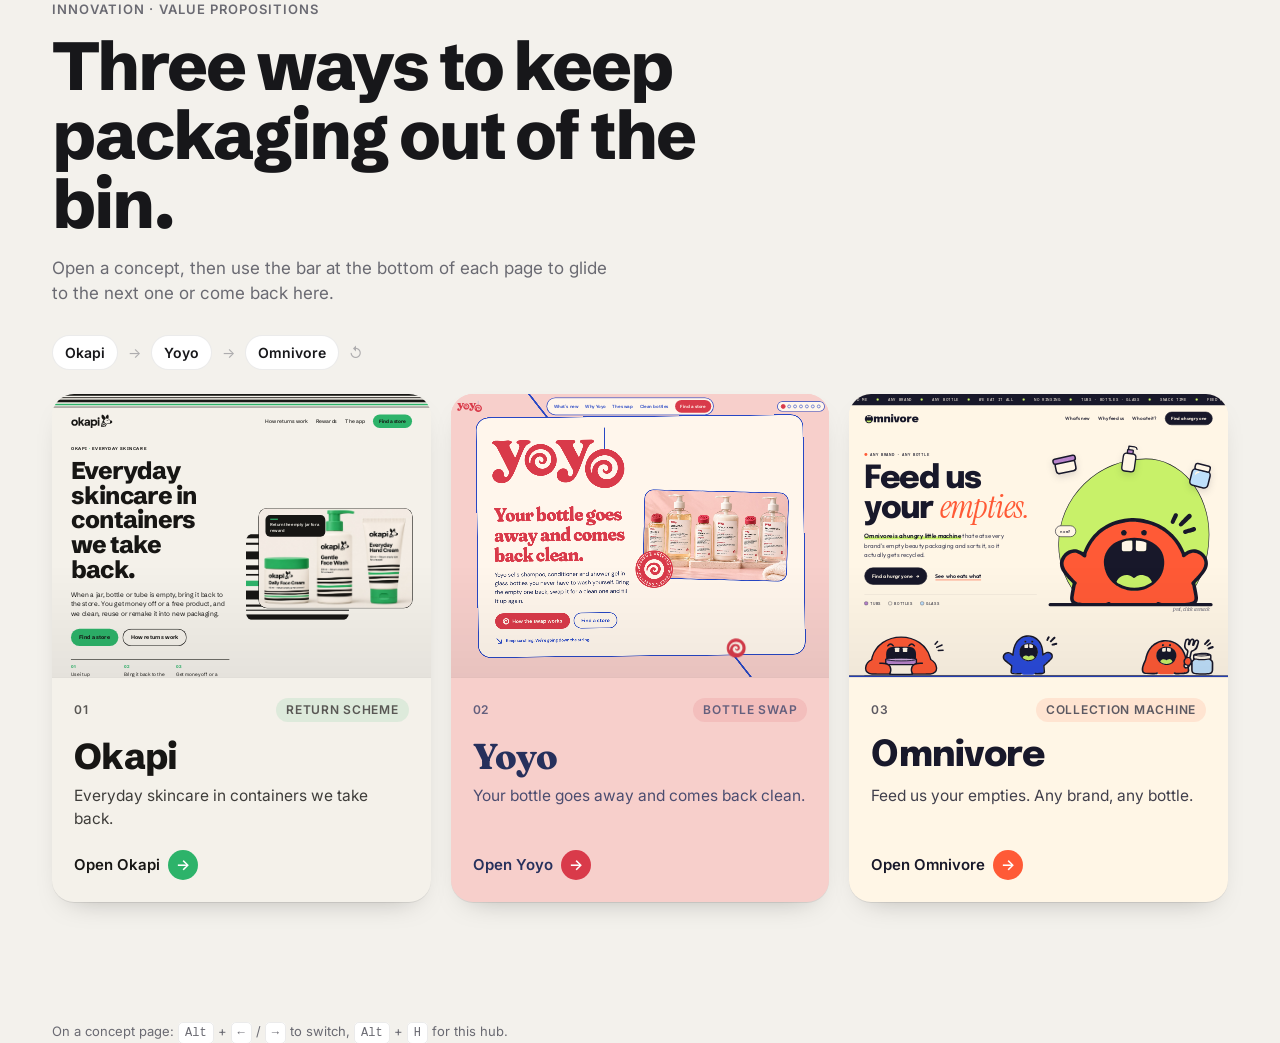
<file: index.html>
<!doctype html>
<html lang="en">
<head>
<meta charset="utf-8">
<meta name="viewport" content="width=device-width, initial-scale=1">
<title>Innovation Concepts</title>
<link rel="icon" type="image/svg+xml" href="hub/favicon.svg">
<link rel="preconnect" href="https://fonts.googleapis.com">
<link rel="preconnect" href="https://fonts.gstatic.com" crossorigin>
<link rel="stylesheet" href="https://fonts.googleapis.com/css2?family=Epilogue:wght@800;900&family=Fraunces:opsz,wght@9..144,600;9..144,800&family=Schibsted+Grotesk:wght@500;700;800&family=Inter:wght@400;500;600&display=swap">
<link rel="stylesheet" href="hub/nav.css">
<script src="hub/pages.js"></script>
<style>
  :root {
    --bg: #F3F1EC; --surface: #FFFFFF; --ink: #17171A; --muted: #6A6A72; --line: rgba(0,0,0,.08);
  }
  @media (prefers-color-scheme: dark) {
    :root { --bg: #121214; --surface: #1C1C20; --ink: #F2F1EE; --muted: #9C9CA6; --line: rgba(255,255,255,.08); }
  }
  * { box-sizing: border-box; }
  html { -webkit-text-size-adjust: 100%; }
  body {
    margin: 0; background: var(--bg); color: var(--ink);
    font: 400 16px/1.5 Inter, system-ui, sans-serif;
    min-height: 100vh;
  }
  .wrap { max-width: 1240px; margin: 0 auto; padding: 0 16px; }
  @media (min-width: 720px) { .wrap { padding: 0 32px; } }

  header { padding: 56px 0 28px; }
  .eyebrow { font-size: 13px; font-weight: 600; letter-spacing: .08em; text-transform: uppercase; color: var(--muted); margin: 0 0 12px; }
  h1 { font: 800 clamp(36px, 6vw, 68px)/1.02 'Schibsted Grotesk', sans-serif; letter-spacing: -.03em; margin: 0; max-width: 16ch; }
  .lede { color: var(--muted); max-width: 52ch; margin: 16px 0 0; font-size: 17px; }

  /* Flow strip: the order the pages link in */
  .flow { display: flex; align-items: center; gap: 10px; margin: 28px 0 0; flex-wrap: wrap; font-size: 14px; color: var(--muted); }
  .flow a { color: var(--ink); text-decoration: none; font-weight: 600; padding: 6px 12px; border-radius: 999px; background: var(--surface); border: 1px solid var(--line); }
  .flow a:hover { border-color: currentColor; }
  .flow .sep { opacity: .5; }

  .grid { display: grid; gap: 20px; grid-template-columns: 1fr; padding: 24px 0 120px; }
  @media (min-width: 820px) { .grid { grid-template-columns: repeat(3, 1fr); } }

  .card {
    --c-bg: #fff; --c-ink: #000; --c-accent: #000;
    position: relative; display: flex; flex-direction: column;
    background: var(--c-bg); color: var(--c-ink); text-decoration: none;
    border-radius: 22px; overflow: hidden;
    box-shadow: 0 1px 0 var(--line), 0 12px 30px -18px rgba(0,0,0,.35);
    transform: translateY(16px); opacity: 0;
    animation: rise .7s cubic-bezier(.2,.7,.1,1) forwards;
    animation-delay: calc(var(--i) * 90ms + 80ms);
    transition: transform .35s cubic-bezier(.2,.7,.1,1), box-shadow .35s ease;
  }
  @keyframes rise { to { transform: none; opacity: 1; } }
  .card:hover, .card:focus-visible { transform: translateY(-6px); box-shadow: 0 1px 0 var(--line), 0 26px 50px -22px rgba(0,0,0,.45); outline: none; }
  .card:focus-visible { box-shadow: 0 0 0 3px var(--c-accent); }

  /* Live preview of the actual page */
  .preview { position: relative; aspect-ratio: 4 / 3; overflow: hidden; border-bottom: 1px solid rgba(0,0,0,.08); background: var(--c-bg); }
  .preview iframe {
    position: absolute; top: 0; left: 0; border: 0;
    width: 1280px; height: 960px; transform-origin: 0 0;
    pointer-events: none; transition: transform 1.2s cubic-bezier(.2,.7,.1,1);
  }
  .preview::after { content: ""; position: absolute; inset: 0; background: linear-gradient(to bottom, transparent 60%, rgba(0,0,0,.06)); }

  .body { padding: 20px 22px 22px; display: flex; flex-direction: column; gap: 10px; flex: 1; }
  .meta { display: flex; align-items: center; justify-content: space-between; font: 600 12px/1 Inter, sans-serif; letter-spacing: .06em; text-transform: uppercase; opacity: .7; }
  .tag { padding: 6px 10px; border-radius: 999px; background: color-mix(in srgb, var(--c-accent) 16%, transparent); color: var(--c-ink); opacity: 1; }
  .name { font-family: var(--c-font); font-weight: 800; font-size: 36px; line-height: 1; letter-spacing: -.02em; margin: 6px 0 0; }
  .line { margin: 0; font-size: 15.5px; opacity: .82; }
  .go { margin-top: auto; padding-top: 10px; display: inline-flex; align-items: center; gap: 8px; font-weight: 600; font-size: 15px; color: var(--c-ink); }
  .go i { display: inline-grid; place-items: center; width: 30px; height: 30px; border-radius: 50%; background: var(--c-accent); color: #fff; font-style: normal; transition: transform .3s ease; }
  .card:hover .go i { transform: translateX(4px); }

  footer { color: var(--muted); font-size: 13px; padding: 0 0 40px; }
  kbd { font: 500 12px/1 ui-monospace, monospace; padding: 3px 6px; border-radius: 5px; border: 1px solid var(--line); background: var(--surface); }

  @media (prefers-reduced-motion: reduce) { .card { animation: none; opacity: 1; transform: none; } }
</style>
</head>
<body>
  <header class="wrap">
    <p class="eyebrow">Innovation · Value propositions</p>
    <h1>Three ways to keep packaging out of the bin.</h1>
    <p class="lede">Open a concept, then use the bar at the bottom of each page to glide to the next one or come back here.</p>
    <nav class="flow" id="flow" aria-label="Page order"></nav>
  </header>

  <main class="wrap">
    <div class="grid" id="grid"></div>
  </main>

  <footer class="wrap">On a concept page: <kbd>Alt</kbd> + <kbd>←</kbd> / <kbd>→</kbd> to switch, <kbd>Alt</kbd> + <kbd>H</kbd> for this hub.</footer>

<script>
  (function () {
    var pages = window.HUB_PAGES, grid = document.getElementById("grid"), flow = document.getElementById("flow");
    var esc = function (s) { return String(s).replace(/[&<>"]/g, function (c) { return { "&": "&amp;", "<": "&lt;", ">": "&gt;", '"': "&quot;" }[c]; }); };

    flow.innerHTML = pages.map(function (p) { return '<a href="' + esc(p.href) + '">' + esc(p.name) + '</a>'; })
      .join('<span class="sep">→</span>') + '<span class="sep">↺</span>';

    grid.innerHTML = pages.map(function (p, i) {
      return '<a class="card" href="' + esc(p.href) + '" style="--i:' + i + ';--c-bg:' + p.bg + ';--c-ink:' + p.ink + ';--c-accent:' + p.accent + ';--c-font:' + esc(p.font) + '">' +
        '<div class="preview"><iframe src="' + esc(p.href) + '" loading="lazy" tabindex="-1" aria-hidden="true" title=""></iframe></div>' +
        '<div class="body">' +
          '<div class="meta"><span>' + esc(p.no) + '</span><span class="tag">' + esc(p.tag) + '</span></div>' +
          '<h2 class="name">' + esc(p.name) + '</h2>' +
          '<p class="line">' + esc(p.line) + '</p>' +
          '<span class="go">Open ' + esc(p.name) + ' <i>→</i></span>' +
        '</div></a>';
    }).join("");

    // Scale each 1280px-wide preview to fit its card; drift it down a little on hover.
    function fit() {
      document.querySelectorAll(".preview").forEach(function (box) {
        var f = box.querySelector("iframe"), s = box.clientWidth / 1280;
        f.dataset.s = s; f.style.transform = "scale(" + s + ")";
      });
    }
    fit(); addEventListener("resize", fit);
    grid.addEventListener("mouseover", function (e) {
      var c = e.target.closest(".card"); if (!c) return;
      var f = c.querySelector("iframe"); f.style.transform = "scale(" + f.dataset.s + ") translateY(-180px)";
    });
    grid.addEventListener("mouseout", function (e) {
      var c = e.target.closest(".card"); if (!c || c.contains(e.relatedTarget)) return;
      var f = c.querySelector("iframe"); f.style.transform = "scale(" + f.dataset.s + ")";
    });
  })();
</script>
</body>
</html>
</file>
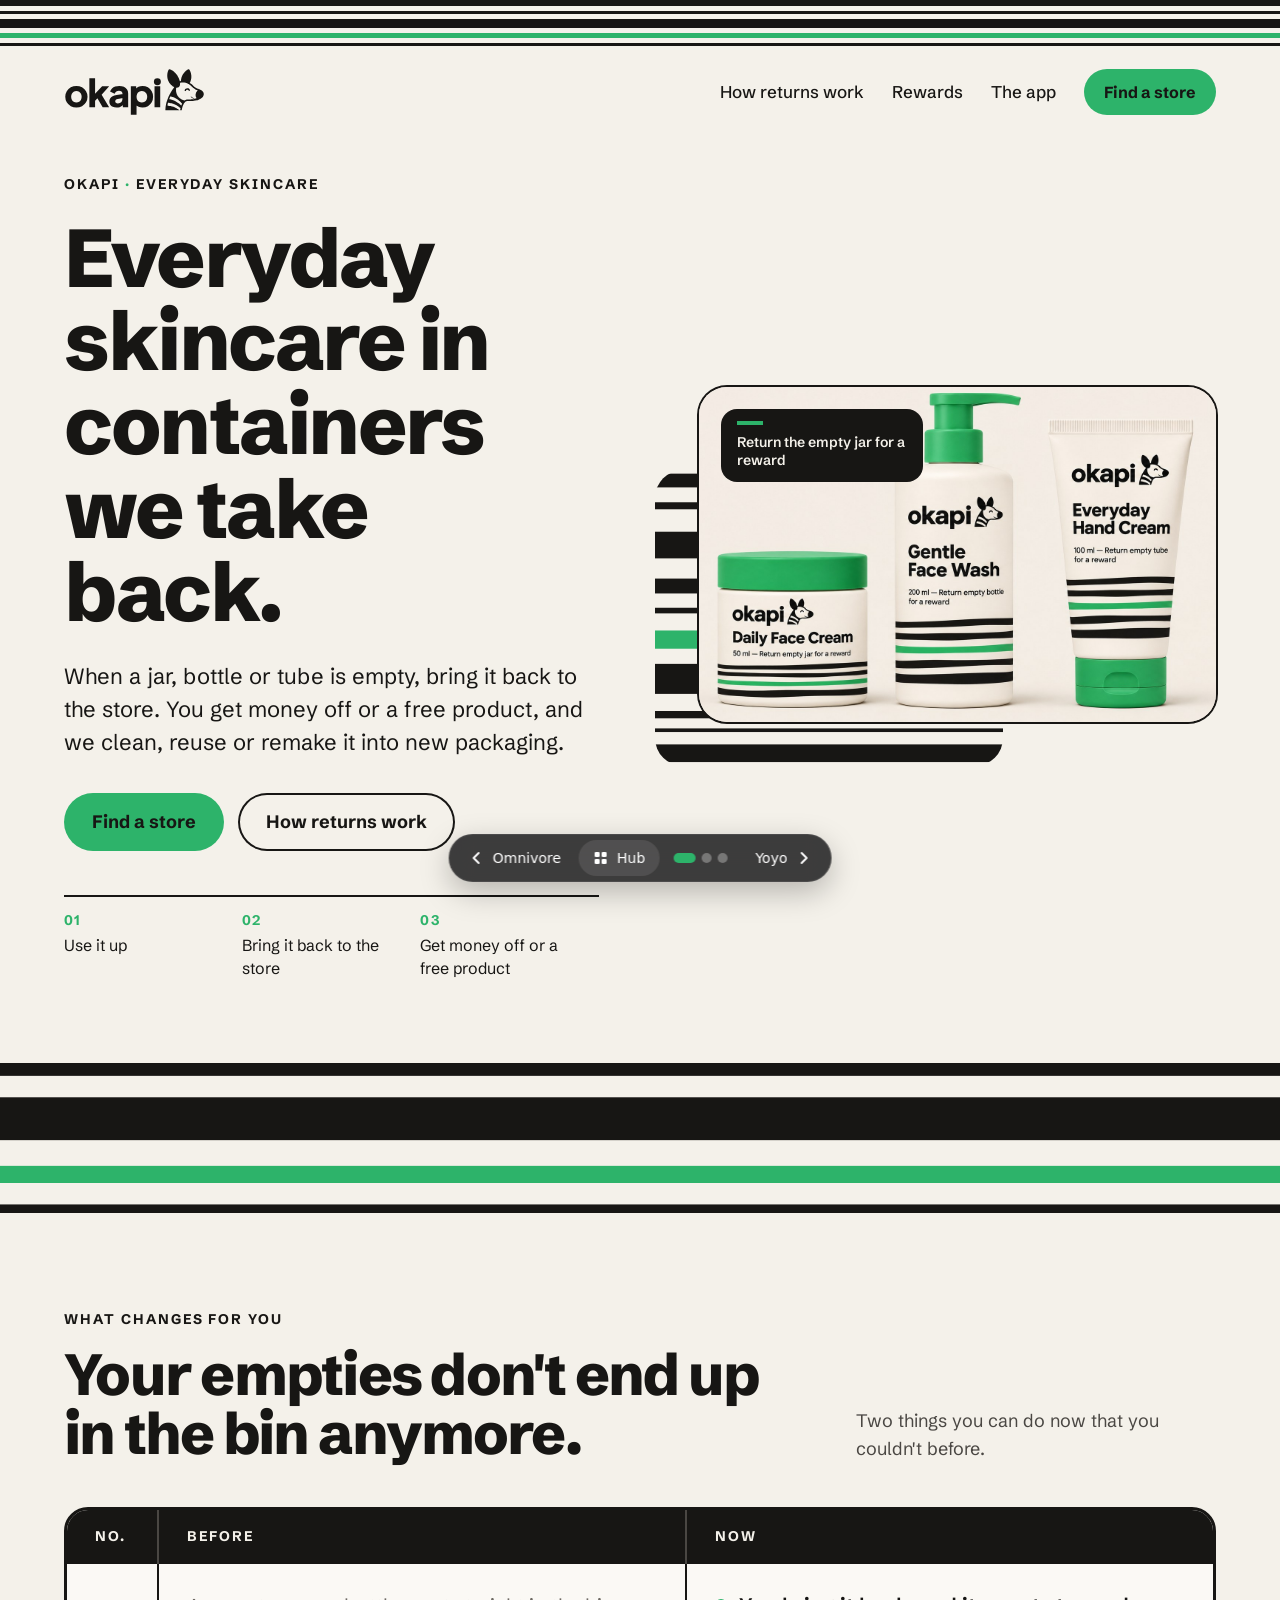
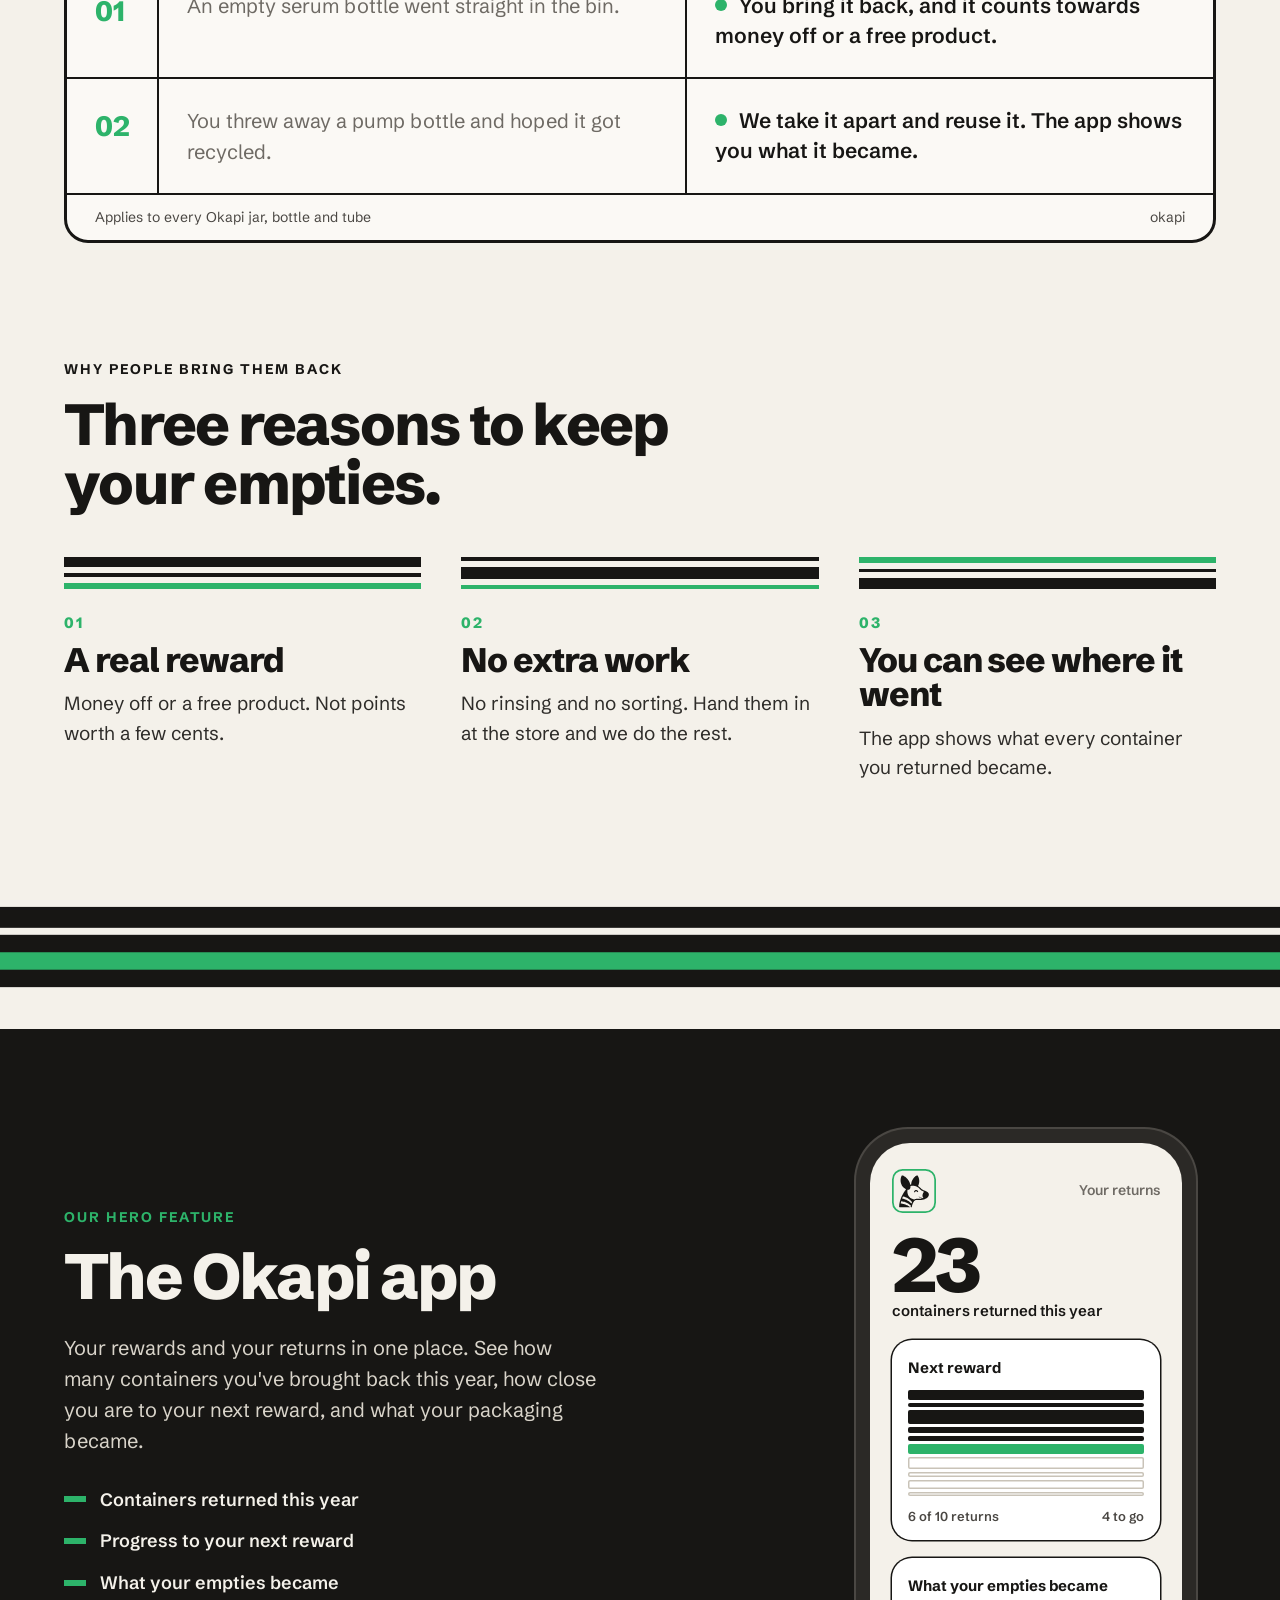
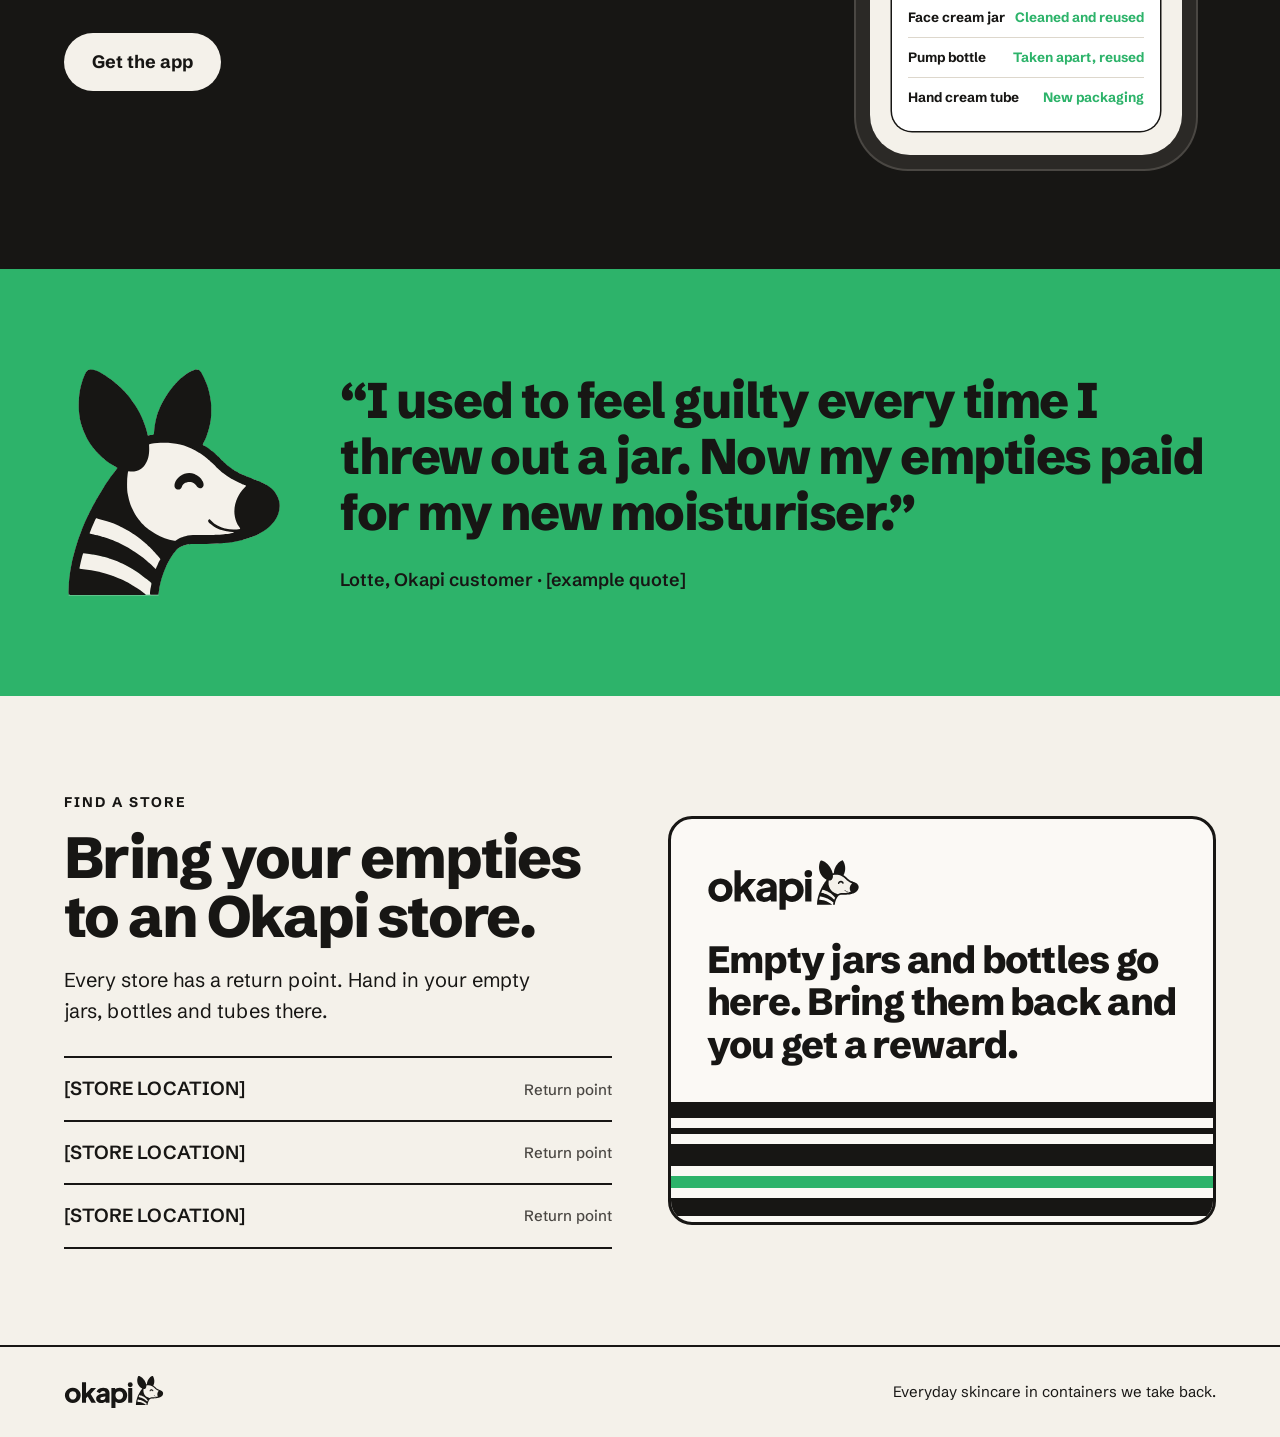
<file: okapi/index.html>
<!doctype html>
<html lang="en">
<head>
<meta charset="utf-8">
<meta name="viewport" content="width=device-width, initial-scale=1">
<title>Okapi</title>
<link rel="icon" type="image/svg+xml" href="assets/app-icon.svg">
<link rel="preconnect" href="https://fonts.googleapis.com">
<link rel="stylesheet" href="https://fonts.googleapis.com/css2?family=Schibsted+Grotesk:wght@400;500;600;700;800&amp;display=swap">
<link rel="stylesheet" href="styles.css">
<link rel="stylesheet" href="../hub/nav.css"><script src="../hub/pages.js"></script><script src="../hub/nav.js" defer></script>
</head>
<body>
<div class="ok">
<img class="band top-band" src="assets/stripes-header.svg" alt="" aria-hidden="true">
<header class="wrap hd">
<img src="assets/logo.svg" alt="okapi">
<nav class="nav" aria-label="Main">
<a href="#how">How returns work</a>
<a href="#why">Rewards</a>
<a href="#app">The app</a>
<a href="#find" class="btn sm">Find a store</a>
</nav>
</header>

<section id="top" class="wrap hero">
<div>
<p class="kicker">Okapi <b>·</b> everyday skincare</p>
<h1>Everyday skincare in containers we take back.</h1>
<p class="lede">When a jar, bottle or tube is empty, bring it back to the store. You get money off or a free product, and we clean, reuse or remake it into new packaging.</p>
<div class="ctas"><a href="#find" class="btn">Find a store</a><a href="#how" class="btn line">How returns work</a></div>
<div class="steps">
<div><b>01</b>Use it up</div>
<div><b>02</b>Bring it back to the store</div>
<div><b>03</b>Get money off or a free product</div>
</div>
</div>
<div class="art">
<div class="pattern"><img class="pat" src="assets/stripes-hero.svg" alt="" aria-hidden="true"></div>
<div class="photo">
<img src="assets/product-range.jpg" alt="Three Okapi products: a face cream jar, a face wash pump bottle and a hand cream tube, all with green lids and black and green stripes on the label">
<p class="tag"><i></i>Return the empty jar for a reward</p>
</div>
</div>
</section>

<img class="band" src="assets/stripes-divider.svg" alt="" aria-hidden="true">

<section id="how" class="wrap sec">
<div class="sec-head">
<div><p class="kicker">What changes for you</p><h2>Your empties don't end up in the bin anymore.</h2></div>
<p class="side">Two things you can do now that you couldn't before.</p>
</div>
<div class="label">
<div class="label-row hd2"><div>No.</div><div>Before</div><div>Now</div></div>
<div class="label-row first"><div class="n">01</div><div class="was">An empty serum bottle went straight in the bin.</div><div class="now">You bring it back, and it counts towards money off or a free product.</div></div>
<div class="label-row"><div class="n">02</div><div class="was">You threw away a pump bottle and hoped it got recycled.</div><div class="now">We take it apart and reuse it. The app shows you what it became.</div></div>
<div class="label-foot"><span>Applies to every Okapi jar, bottle and tube</span><span>okapi</span></div>
</div>
</section>

<section id="why" class="wrap sec sec-tight">
<div class="sec-head">
<div><p class="kicker">Why people bring them back</p><h2>Three reasons to keep your empties.</h2></div>
</div>
<div class="vals">
<div class="val"><img class="mini" src="assets/stripes-value-1.svg" alt="" aria-hidden="true"><p class="num">01</p><h3>A real reward</h3><p>Money off or a free product. Not points worth a few cents.</p></div>
<div class="val"><img class="mini" src="assets/stripes-value-2.svg" alt="" aria-hidden="true"><p class="num">02</p><h3>No extra work</h3><p>No rinsing and no sorting. Hand them in at the store and we do the rest.</p></div>
<div class="val"><img class="mini" src="assets/stripes-value-3.svg" alt="" aria-hidden="true"><p class="num">03</p><h3>You can see where it went</h3><p>The app shows what every container you returned became.</p></div>
</div>
</section>

<section id="app" class="app">
<img class="band" src="assets/stripes-divider-light.svg" alt="" aria-hidden="true">
<div class="wrap app-in">
<div>
<p class="kicker kicker-green">Our hero feature</p>
<h2>The Okapi app</h2>
<p class="body">Your rewards and your returns in one place. See how many containers you've brought back this year, how close you are to your next reward, and what your packaging became.</p>
<ul><li>Containers returned this year</li><li>Progress to your next reward</li><li>What your empties became</li></ul>
<a href="#find" class="btn light">Get the app</a>
</div>
<div class="phone" role="img" aria-label="The Okapi app showing 23 containers returned this year, progress to the next reward and what returned packaging became">
<div class="screen">
<div class="scr-top"><img src="assets/app-icon.svg" alt=""><span>Your returns</span></div>
<div><p class="big">23</p><p class="big-l">containers returned this year</p></div>
<div class="card"><h4>Next reward</h4><div class="prog"><i class="on" style="animation-delay:0.40s;height:10px"></i><i class="on" style="animation-delay:0.52s;height:4px"></i><i class="on" style="animation-delay:0.64s;height:14px"></i><i class="on" style="animation-delay:0.76s;height:6px"></i><i class="on" style="animation-delay:0.88s;height:5px"></i><i class="on" style="animation-delay:1.00s;height:10px"></i><i class="" style="animation-delay:1.12s;height:12px"></i><i class="" style="animation-delay:1.24s;height:5px"></i><i class="" style="animation-delay:1.36s;height:9px"></i><i class="" style="animation-delay:1.48s;height:4px"></i></div><div class="meta"><span>6 of 10 returns</span><span>4 to go</span></div></div>
<div class="card"><h4>What your empties became</h4><div class="became">
<div><b>Face cream jar</b><span>Cleaned and reused</span></div>
<div><b>Pump bottle</b><span>Taken apart, reused</span></div>
<div><b>Hand cream tube</b><span>New packaging</span></div>
</div></div>
</div>
</div>
</div>
</section>

<section class="quote">
<figure class="wrap quote-in">
<img src="assets/logo-icon.svg" alt="The Okapi icon, a smiling okapi">
<div>
<blockquote>“I used to feel guilty every time I threw out a jar. Now my empties paid for my new moisturiser.”</blockquote>
<figcaption>Lotte, Okapi customer · [example quote]</figcaption>
</div>
</figure>
</section>

<section id="find" class="wrap sec find">
<div>
<p class="kicker">Find a store</p>
<h2>Bring your empties to an Okapi store.</h2>
<p class="body">Every store has a return point. Hand in your empty jars, bottles and tubes there.</p>
<div class="spots"><div>[STORE LOCATION]<span>Return point</span></div><div>[STORE LOCATION]<span>Return point</span></div><div>[STORE LOCATION]<span>Return point</span></div></div>
</div>
<div class="sign" role="img" aria-label="The return point sign in an Okapi store">
<img class="sign-logo" src="assets/logo.svg" alt="">
<p>Empty jars and bottles go here. Bring them back and you get a reward.</p>
<img class="sign-band" src="assets/stripes-sign.svg" alt="" aria-hidden="true">
</div>
</section>

<footer class="ft">
<div class="wrap ft-in"><img src="assets/logo.svg" alt="okapi"><span>Everyday skincare in containers we take back.</span></div>
</footer>
</div>
</body>
</html>
</file>
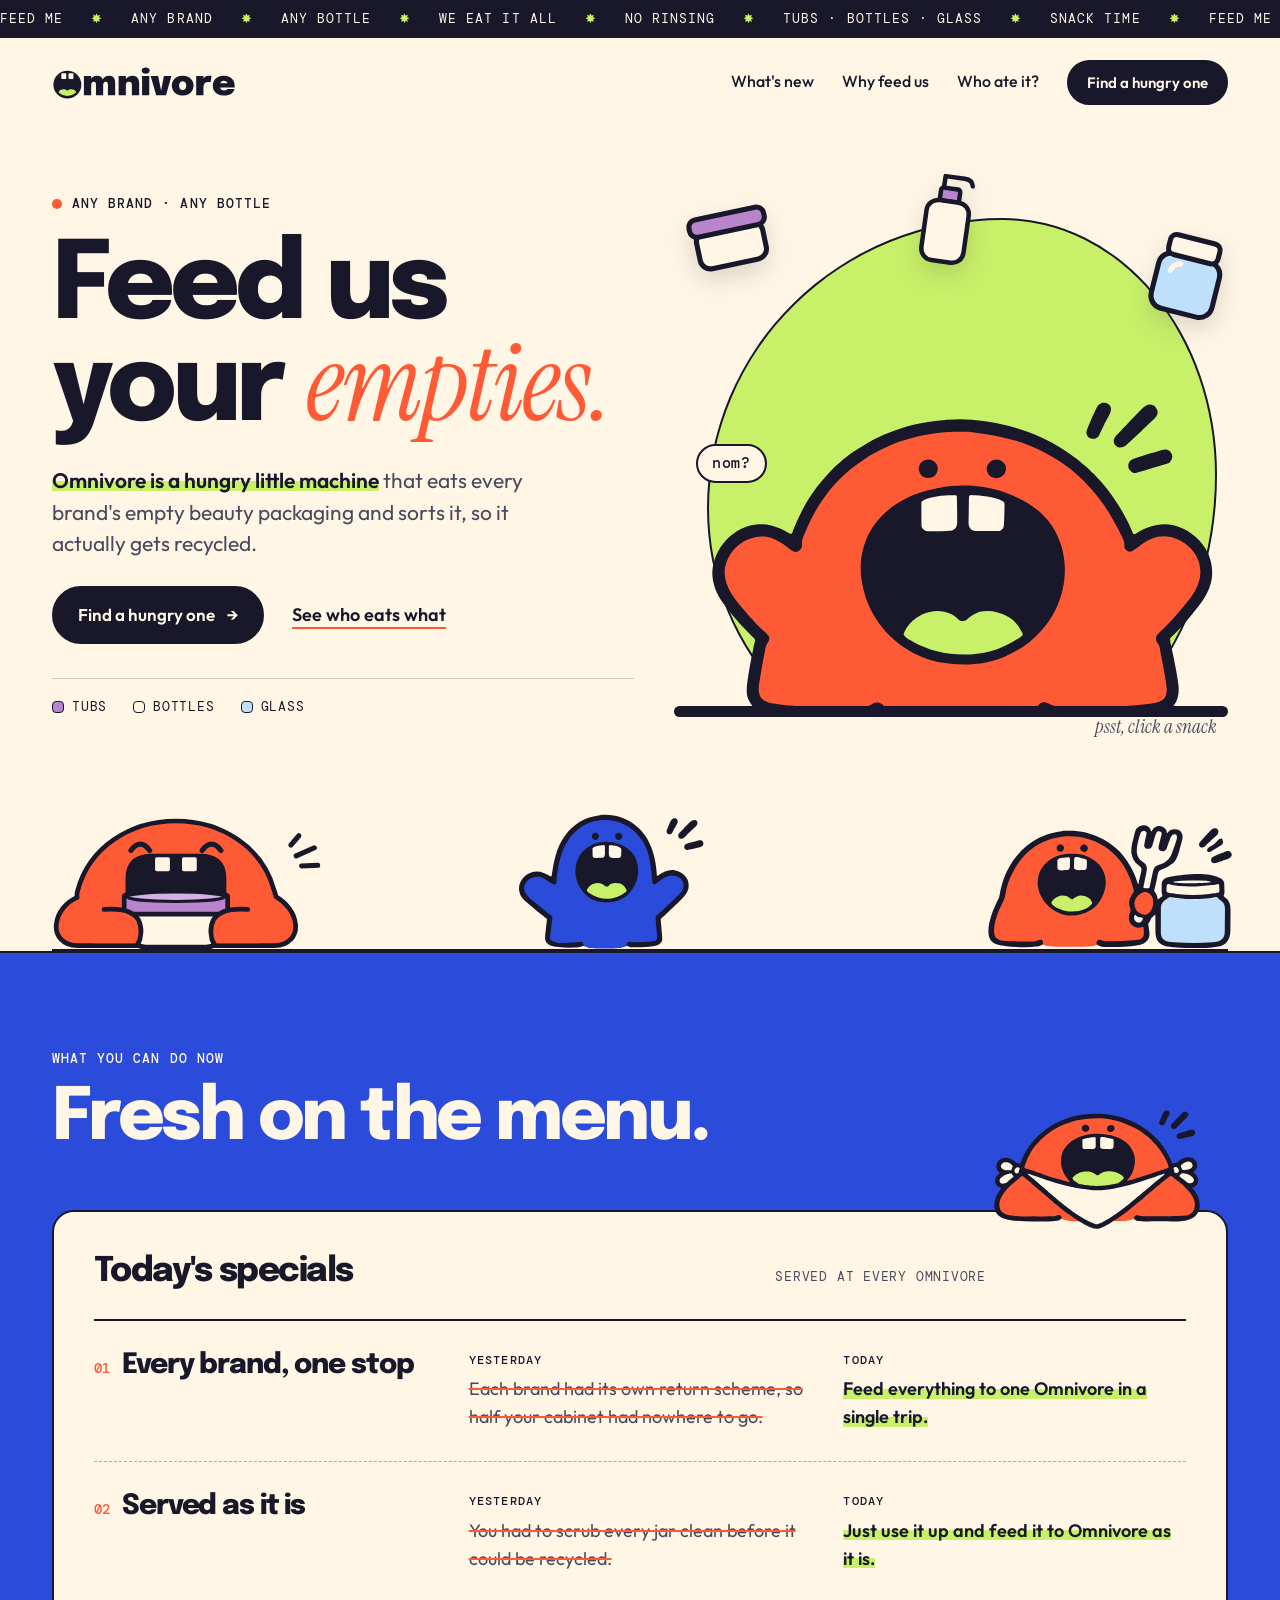
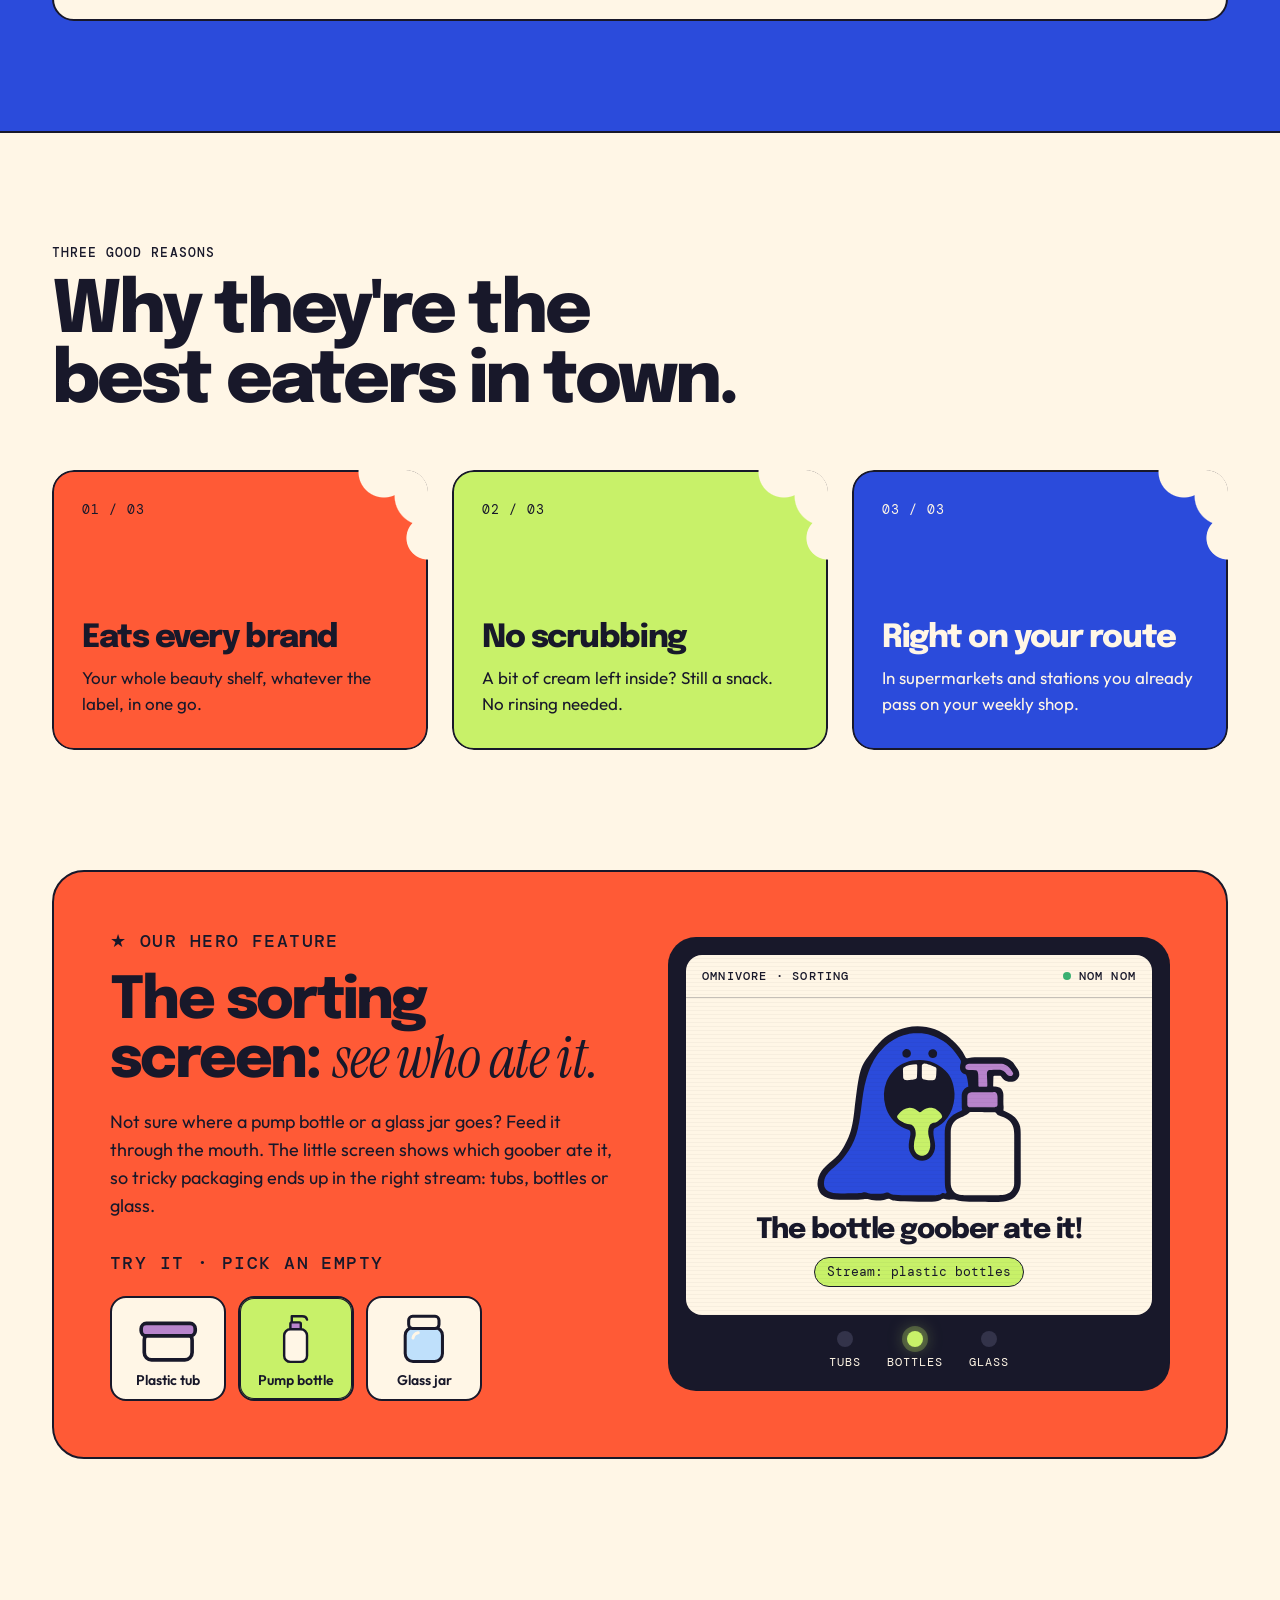
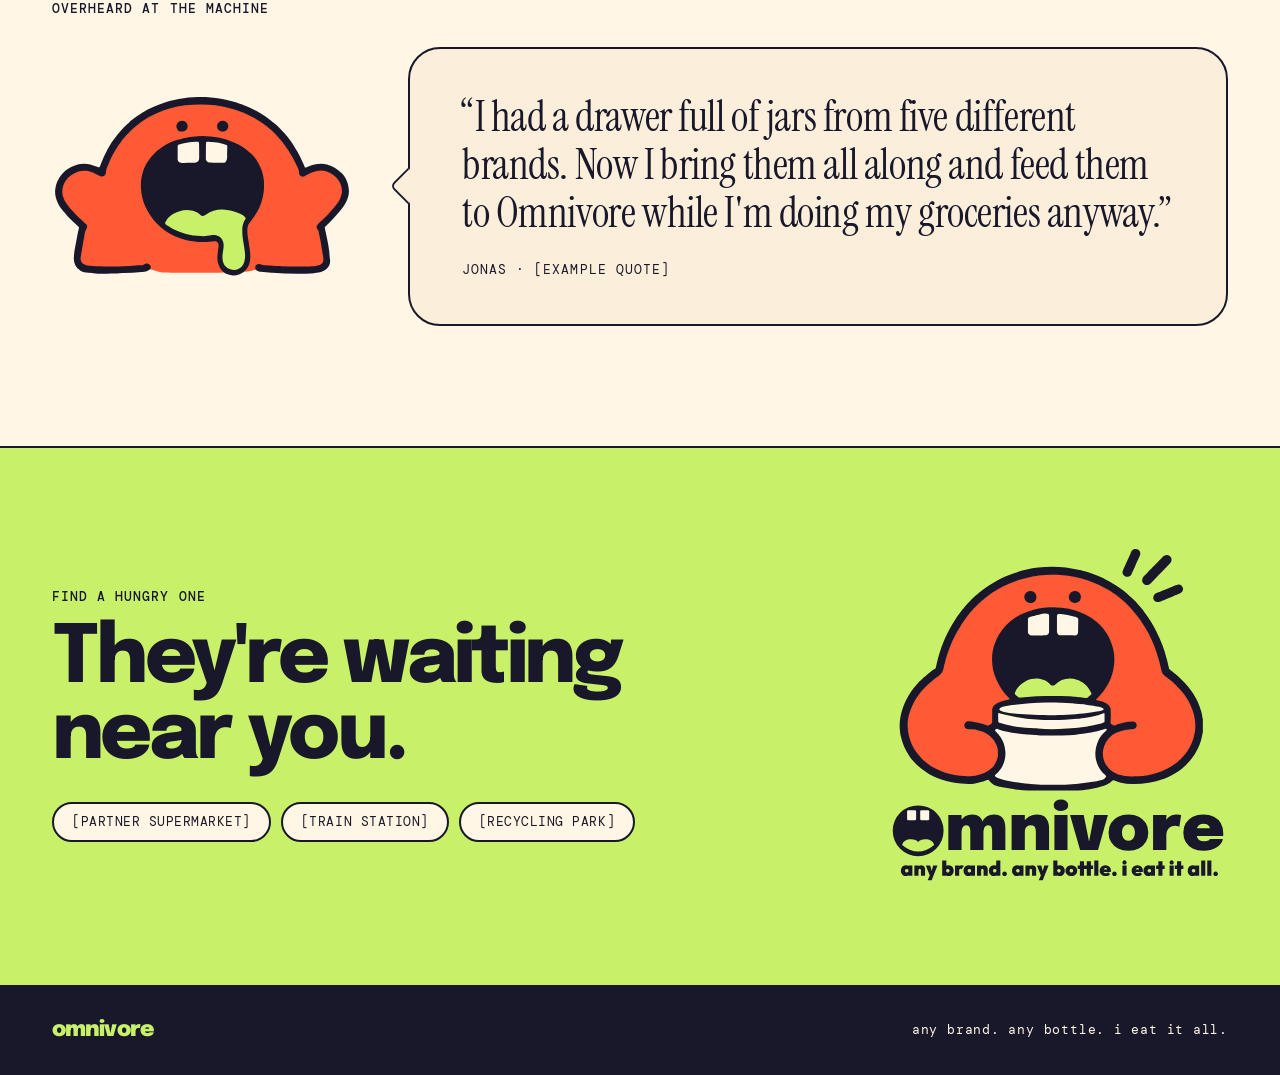
<file: omniq/index.html>
<!doctype html>
<html lang="en">
<head>
<meta charset="utf-8">
<meta name="viewport" content="width=device-width, initial-scale=1">
<title>Omnivore</title>
<link rel="preconnect" href="https://fonts.googleapis.com">
<link rel="preconnect" href="https://fonts.gstatic.com" crossorigin>
<link rel="stylesheet" href="https://fonts.googleapis.com/css2?family=DM+Mono:wght@400;500&amp;family=Epilogue:wght@800;900&amp;family=Instrument+Serif:ital@0;1&amp;family=Outfit:wght@400;500;600;700&amp;display=swap">
<link rel="stylesheet" href="styles.css">
<script src="script.js" defer></script>
<link rel="stylesheet" href="../hub/nav.css"><script src="../hub/pages.js"></script><script src="../hub/nav.js" defer></script>
</head>
<body>
<div class="om">

<div class="ticker" aria-hidden="true">
  <div class="ticker-track">
    <span>feed me</span><b>✸</b><span>any brand</span><b>✸</b><span>any bottle</span><b>✸</b><span>we eat it all</span><b>✸</b><span>no rinsing</span><b>✸</b><span>tubs · bottles · glass</span><b>✸</b><span>snack time</span><b>✸</b>
    <span>feed me</span><b>✸</b><span>any brand</span><b>✸</b><span>any bottle</span><b>✸</b><span>we eat it all</span><b>✸</b><span>no rinsing</span><b>✸</b><span>tubs · bottles · glass</span><b>✸</b><span>snack time</span><b>✸</b>
  </div>
</div>

<header class="wrap top">
<a href="#top" class="brand" aria-label="Omnivore, back to top">
<svg class="wordmark" aria-hidden="true" xmlns="http://www.w3.org/2000/svg" viewBox="793 431.65 779 143.85">
<g id="o-mouth">
<circle id="mouth" cx="858" cy="510.5" r="59" fill="#18182A"></circle>
<g id="teeth" fill="#FFF6E6"><rect x="832.34" y="462.71" width="20.95" height="23.6" rx="2.95"></rect><rect x="862.72" y="462.71" width="20.95" height="23.6" rx="2.95"></rect></g>
<path id="tongue" fill="#C8F169" d="M820.83 543.54 C822.6 534.1 831.45 529.97 841.48 529.97 C849.74 529.97 854.46 532.33 858 536.46 C861.54 532.33 866.26 529.97 874.52 529.97 C884.55 529.97 893.4 534.1 895.17 543.54 Q858 574.22 820.83 543.54Z"></path>
</g>
<path id="mnivore" fill="#18182A" d="M979.02 555V526.6Q979.02 522.33 979.02 519.09Q979.02 515.86 979.02 513.73Q979.02 510.6 978.72 507.79Q978.41 504.97 977.46 502.68Q976.51 500.4 974.6 499.1Q972.7 497.81 969.5 497.81Q966.84 497.81 964.82 499.07Q962.8 500.32 961.43 502.61Q960.06 504.89 959.37 508.13Q958.69 511.37 958.69 515.25L952.83 508.4Q952.83 497.28 956.48 489.24Q960.14 481.21 967.03 476.83Q973.92 472.45 983.51 472.45Q994.18 472.45 999.77 477.1Q1005.37 481.74 1007.43 489.24Q1009.48 496.74 1009.48 505.43Q1009.48 508.85 1009.48 514.94Q1009.48 521.04 1009.48 529.87V555ZM928 555V474.13H958.69V555ZM1029.66 555V526.75Q1029.66 522.48 1029.66 519.17Q1029.66 515.86 1029.66 513.73Q1029.66 510.15 1029.28 507.25Q1028.9 504.36 1027.91 502.23Q1026.92 500.09 1025.06 498.95Q1023.19 497.81 1020.22 497.81Q1017.55 497.81 1015.54 499.07Q1013.52 500.32 1012.19 502.61Q1010.85 504.89 1010.17 508.13Q1009.48 511.37 1009.48 515.25L1003.62 508.4Q1003.62 497.28 1007.27 489.24Q1010.93 481.21 1017.78 476.83Q1024.64 472.45 1034.23 472.45Q1044.89 472.45 1050.53 477.1Q1056.16 481.74 1058.26 489.24Q1060.35 496.74 1060.35 505.43Q1060.35 509 1060.35 514.87Q1060.35 520.73 1060.35 529.64V555ZM1131.1 555V523.55Q1131.1 521.11 1131.1 518.68Q1131.1 516.24 1131.1 514.49Q1131.1 510.3 1130.37 506.49Q1129.65 502.68 1127.1 500.25Q1124.55 497.81 1118.99 497.81Q1114.19 497.81 1111.22 499.79Q1108.25 501.77 1106.88 505.5Q1105.51 509.23 1105.51 514.49L1099.57 508.4Q1099.57 497.28 1104.06 489.24Q1108.56 481.21 1116.32 476.83Q1124.09 472.45 1133.84 472.45Q1144.2 472.45 1150.29 476.68Q1156.38 480.9 1159.08 488.37Q1161.79 495.83 1161.79 505.43Q1161.79 509.61 1161.79 515.02Q1161.79 520.43 1161.79 526.44V555ZM1074.82 555V474.13H1105.51V555ZM1174.2 555V474.13H1204.58V555ZM1189.35 464.61Q1182.58 464.61 1177.51 461.1Q1172.45 457.6 1172.45 451.13Q1172.45 444.58 1177.51 441.11Q1182.58 437.65 1189.35 437.65Q1196.13 437.65 1201.19 441.11Q1206.26 444.58 1206.26 451.13Q1206.26 457.68 1201.19 461.14Q1196.13 464.61 1189.35 464.61ZM1298.25 474.13 1275.48 555H1233.75L1210.45 474.13H1242.13L1257.05 547.69H1252.25L1266.49 474.13ZM1345.92 556.9Q1332.21 556.9 1321.82 551.57Q1311.42 546.24 1305.6 536.72Q1299.77 527.2 1299.77 514.64Q1299.77 502.07 1305.6 492.56Q1311.42 483.04 1321.82 477.74Q1332.21 472.45 1345.92 472.45Q1359.63 472.45 1370.02 477.74Q1380.42 483.04 1386.24 492.56Q1392.07 502.07 1392.07 514.64Q1392.07 527.2 1386.24 536.72Q1380.42 546.24 1370.02 551.57Q1359.63 556.9 1345.92 556.9ZM1345.92 533.68Q1350.64 533.68 1353.99 531.32Q1357.34 528.96 1359.13 524.69Q1360.92 520.43 1360.92 514.64Q1360.92 508.85 1359.13 504.63Q1357.34 500.4 1353.99 498.08Q1350.64 495.75 1345.92 495.75Q1341.28 495.75 1337.89 498.08Q1334.5 500.4 1332.71 504.63Q1330.92 508.85 1330.92 514.64Q1330.92 520.43 1332.71 524.69Q1334.5 528.96 1337.89 531.32Q1341.28 533.68 1345.92 533.68ZM1403.11 555V474.13H1433.88V504.05L1428.62 499.94Q1429.76 493.47 1432.2 488.37Q1434.64 483.26 1438.33 479.72Q1442.02 476.18 1446.86 474.32Q1451.7 472.45 1457.64 472.45Q1462.59 472.45 1465.14 473.1Q1467.69 473.75 1468.3 474.13L1464.11 500.93Q1463.42 500.55 1461.06 499.75Q1458.7 498.95 1455.35 498.95Q1449.41 498.95 1445.3 500.82Q1441.19 502.68 1438.67 505.84Q1436.16 509 1435.02 512.93Q1433.88 516.85 1433.88 520.88V555ZM1489.77 522.94V504.66H1537.44L1535.16 508.62Q1535.16 508.01 1535.16 507.29Q1535.16 506.57 1535.16 506.03Q1535.16 503.45 1533.67 500.67Q1532.19 497.89 1528.88 495.98Q1525.56 494.08 1520 494.08Q1514.6 494.08 1510.94 496.36Q1507.29 498.65 1505.46 503.1Q1503.63 507.56 1503.63 513.95Q1503.63 520.66 1505.38 525.38Q1507.13 530.1 1510.94 532.57Q1514.75 535.05 1520.92 535.05Q1524.57 535.05 1527.16 534.52Q1529.75 533.98 1531.31 533.14Q1532.87 532.31 1533.67 531.32Q1534.47 530.33 1534.63 529.41H1564.93Q1564.4 534.74 1561.09 539.69Q1557.78 544.64 1551.99 548.57Q1546.2 552.49 1538.05 554.73Q1529.9 556.98 1519.62 556.98Q1505.38 556.98 1494.95 551.61Q1484.52 546.24 1478.88 536.69Q1473.25 527.13 1473.25 514.72Q1473.25 502 1479.03 492.48Q1484.82 482.96 1495.29 477.71Q1505.76 472.45 1519.62 472.45Q1533.94 472.45 1544.33 477.82Q1554.73 483.19 1560.36 493.05Q1566 502.91 1566 516.47Q1566 518.75 1565.92 520.35Q1565.85 521.95 1565.7 522.94Z"></path>
</svg>
</a>
<button class="nav-toggle" type="button" aria-expanded="false" aria-controls="nav" aria-label="Open menu"><span></span><span></span><span></span></button>
<nav class="nav" id="nav" aria-label="Main">
  <a href="#menu">What's new</a>
  <a href="#why">Why feed us</a>
  <a href="#screen">Who ate it?</a>
  <a href="#find" class="btn sm">Find a hungry one</a>
</nav>
</header>

<main>
<section id="top" class="wrap hero">
  <div class="hero-copy">
    <p class="label" data-reveal><i class="dot"></i>Any brand · Any bottle</p>
    <h1 data-reveal style="--i:1">Feed us your <em>empties.</em></h1>
    <p class="lede" data-reveal style="--i:2"><strong>Omnivore is a hungry little machine</strong> that eats every brand's empty beauty packaging and sorts it, so it actually gets recycled.</p>
    <div class="ctas" data-reveal style="--i:3">
      <a href="#find" class="btn">Find a hungry one <span class="arr" aria-hidden="true">→</span></a>
      <a href="#screen" class="link">See who eats what</a>
    </div>
    <ul class="streams" data-reveal style="--i:4" aria-label="Accepted packaging">
      <li><i style="background:var(--lilac)"></i>Tubs</li>
      <li><i style="background:var(--cream);border-color:var(--ink)"></i>Bottles</li>
      <li><i style="background:var(--sky)"></i>Glass</li>
    </ul>
  </div>

  <div class="hero-art" data-reveal style="--i:2">
    <button class="fly a" type="button" aria-label="Feed it a tub">
      <svg viewBox="0 0 120 100" aria-hidden="true"><rect x="14" y="40" width="92" height="52" rx="14" fill="#FFF6E6" stroke="#18182A" stroke-width="7"/><rect x="8" y="22" width="104" height="24" rx="10" fill="#B884CC" stroke="#18182A" stroke-width="7"/></svg>
    </button>
    <button class="fly b" type="button" aria-label="Feed it a pump bottle">
      <svg viewBox="0 0 90 150" aria-hidden="true"><path d="M34 30 V12 H64 Q76 12 78 22" fill="none" stroke="#18182A" stroke-width="7" stroke-linecap="round" stroke-linejoin="round"/><rect x="30" y="30" width="30" height="20" rx="4" fill="#B884CC" stroke="#18182A" stroke-width="7"/><rect x="12" y="50" width="66" height="94" rx="18" fill="#FFF6E6" stroke="#18182A" stroke-width="7"/></svg>
    </button>
    <button class="fly c" type="button" aria-label="Feed it a glass jar">
      <svg viewBox="0 0 110 120" aria-hidden="true"><rect x="12" y="36" width="86" height="78" rx="18" fill="#BFE0FB" stroke="#18182A" stroke-width="7"/><rect x="20" y="10" width="70" height="28" rx="9" fill="#FFF6E6" stroke="#18182A" stroke-width="7"/><path d="M30 60 Q32 50 42 48" fill="none" stroke="#FFF6E6" stroke-width="7" stroke-linecap="round"/></svg>
    </button>
    <div class="stage">
      <div class="blob"></div>
      <div class="goober-wrap">
        <img class="hero-goober" src="assets/hero-waiting.svg" alt="Omnivore's hero goober, a round tomato-red creature with its mouth wide open, waiting for empties">
      </div>
    </div>
    <div class="ground" aria-hidden="true"></div>
    <p class="nom" aria-hidden="true">nom?</p>
    <p class="hint" aria-hidden="true">psst, click a snack</p>
  </div>
</section>

<div class="wrap shelf" aria-hidden="true">
  <img src="assets/tub-chewing.svg" alt="" style="--x:2%;--w:280px;--d:0ms">
  <img src="assets/bottle-waiting.svg" alt="" style="--x:40%;--w:190px;--d:120ms">
  <img src="assets/glass-fork.svg" alt="" style="--x:auto;--r:2%;--w:250px;--d:240ms">
</div>

<section id="menu" class="menu-sec">
  <div class="wrap">
    <div class="sec-head">
      <p class="kicker" data-reveal>What you can do now</p>
      <h2 data-reveal style="--i:1">Fresh on the menu.</h2>
    </div>
    <div class="menu" data-reveal style="--i:2">
      <img class="menu-goober" src="assets/tub-bib.svg" alt="A tub goober wearing a napkin bib, ready to eat">
      <div class="menu-head"><h3>Today's specials</h3><span>Served at every Omnivore</span></div>
      <div class="dish">
        <p class="dish-name"><em>01</em>Every brand, one stop</p>
        <p class="was"><b>Yesterday</b><span>Each brand had its own return scheme, so half your cabinet had nowhere to go.</span></p>
        <p class="now"><b>Today</b><span>Feed everything to one Omnivore in a single trip.</span></p>
      </div>
      <div class="dish">
        <p class="dish-name"><em>02</em>Served as it is</p>
        <p class="was"><b>Yesterday</b><span>You had to scrub every jar clean before it could be recycled.</span></p>
        <p class="now"><b>Today</b><span>Just use it up and feed it to Omnivore as it is.</span></p>
      </div>
    </div>
  </div>
</section>

<section id="why" class="wrap vals">
  <div class="sec-head">
    <p class="kicker" data-reveal>Three good reasons</p>
    <h2 data-reveal style="--i:1">Why they're the best eaters in town.</h2>
  </div>
  <div class="cards">
    <article class="card t" data-reveal style="--i:1"><span class="num">01 / 03</span><h3>Eats every brand</h3><p>Your whole beauty shelf, whatever the label, in one go.</p></article>
    <article class="card z" data-reveal style="--i:2"><span class="num">02 / 03</span><h3>No scrubbing</h3><p>A bit of cream left inside? Still a snack. No rinsing needed.</p></article>
    <article class="card c" data-reveal style="--i:3"><span class="num">03 / 03</span><h3>Right on your route</h3><p>In supermarkets and stations you already pass on your weekly shop.</p></article>
  </div>
</section>

<section id="screen" class="feat">
  <input class="snack" type="radio" name="snack" id="s-tub" value="tub" aria-label="Feed a plastic tub">
  <input class="snack" type="radio" name="snack" id="s-bottle" value="bottle" aria-label="Feed a pump bottle" checked>
  <input class="snack" type="radio" name="snack" id="s-glass" value="glass" aria-label="Feed a glass jar">
  <div class="wrap">
    <div class="feat-box" data-reveal>
      <div class="feat-copy">
        <p class="kicker">★ Our hero feature</p>
        <h2>The sorting screen: <em>see who ate it.</em></h2>
        <p>Not sure where a pump bottle or a glass jar goes? Feed it through the mouth. The little screen shows which goober ate it, so tricky packaging ends up in the right stream: tubs, bottles or glass.</p>
        <p class="pick-label">Try it · pick an empty</p>
        <div class="picks">
          <label class="pick p-tub" for="s-tub"><svg viewBox="0 0 120 100" aria-hidden="true"><rect x="14" y="40" width="92" height="52" rx="14" fill="#FFF6E6" stroke="#18182A" stroke-width="7"/><rect x="8" y="22" width="104" height="24" rx="10" fill="#B884CC" stroke="#18182A" stroke-width="7"/></svg>Plastic tub</label>
          <label class="pick p-bottle" for="s-bottle"><svg viewBox="0 0 90 150" aria-hidden="true"><path d="M34 30 V12 H64 Q76 12 78 22" fill="none" stroke="#18182A" stroke-width="7" stroke-linecap="round" stroke-linejoin="round"/><rect x="30" y="30" width="30" height="20" rx="4" fill="#B884CC" stroke="#18182A" stroke-width="7"/><rect x="12" y="50" width="66" height="94" rx="18" fill="#FFF6E6" stroke="#18182A" stroke-width="7"/></svg>Pump bottle</label>
          <label class="pick p-glass" for="s-glass"><svg viewBox="0 0 110 120" aria-hidden="true"><rect x="12" y="36" width="86" height="78" rx="18" fill="#BFE0FB" stroke="#18182A" stroke-width="7"/><rect x="20" y="10" width="70" height="28" rx="9" fill="#FFF6E6" stroke="#18182A" stroke-width="7"/><path d="M30 60 Q32 50 42 48" fill="none" stroke="#FFF6E6" stroke-width="7" stroke-linecap="round"/></svg>Glass jar</label>
        </div>
      </div>
      <div class="screen" aria-live="polite">
        <div class="screen-in">
          <div class="screen-bar"><span>Omnivore · Sorting</span><span class="status"><i></i>Nom nom</span></div>
          <div class="chew" aria-hidden="true"><div class="chew-item"></div><p>chewing<span>…</span></p><div class="chew-bar"><i></i></div></div>
          <div class="res r-tub"><img src="assets/tub-licking.svg" alt="The tub goober licking its lips"><p class="what">The tub goober ate it!</p><span class="stream">Stream: plastic tubs</span></div>
          <div class="res r-bottle"><img src="assets/bottle-drooling.svg" alt="The bottle goober drooling next to a pump bottle"><p class="what">The bottle goober ate it!</p><span class="stream">Stream: plastic bottles</span></div>
          <div class="res r-glass"><img src="assets/glass-licking.svg" alt="The glass goober licking its lips beside a glass jar"><p class="what">The glass goober ate it!</p><span class="stream">Stream: glass</span></div>
        </div>
        <div class="lights" aria-hidden="true"><span class="l-tub"><i></i>Tubs</span><span class="l-bottle"><i></i>Bottles</span><span class="l-glass"><i></i>Glass</span></div>
      </div>
    </div>
  </div>
</section>

<section class="wrap quote-sec">
  <p class="kicker" data-reveal>Overheard at the machine</p>
  <div class="quote-row">
    <img class="quote-goober" data-reveal src="assets/hero-drooling.svg" alt="The hero goober drooling happily">
    <figure class="bubble" data-reveal style="--i:1">
      <blockquote>“I had a drawer full of jars from five different brands. Now I bring them all along and feed them to Omnivore while I'm doing my groceries anyway.”</blockquote>
      <figcaption>Jonas · [example quote]</figcaption>
    </figure>
  </div>
</section>

<section id="find" class="find">
  <div class="wrap find-in">
    <div>
      <p class="kicker" data-reveal>Find a hungry one</p>
      <h2 data-reveal style="--i:1">They're waiting<br>near you.</h2>
      <ul class="spots" data-reveal style="--i:2"><li>[PARTNER SUPERMARKET]</li><li>[TRAIN STATION]</li><li>[RECYCLING PARK]</li></ul>
    </div>
    <img class="lockup" data-reveal style="--i:2" src="assets/lockup.svg" alt="Omnivore logo: the hero goober holding a tub above the omnivore wordmark and the line any brand, any bottle, i eat it all">
  </div>
</section>
</main>

<footer class="foot">
  <div class="wrap foot-in"><span class="big">omnivore</span><span>any brand. any bottle. i eat it all.</span></div>
</footer>

</div>
</body>
</html>
</file>
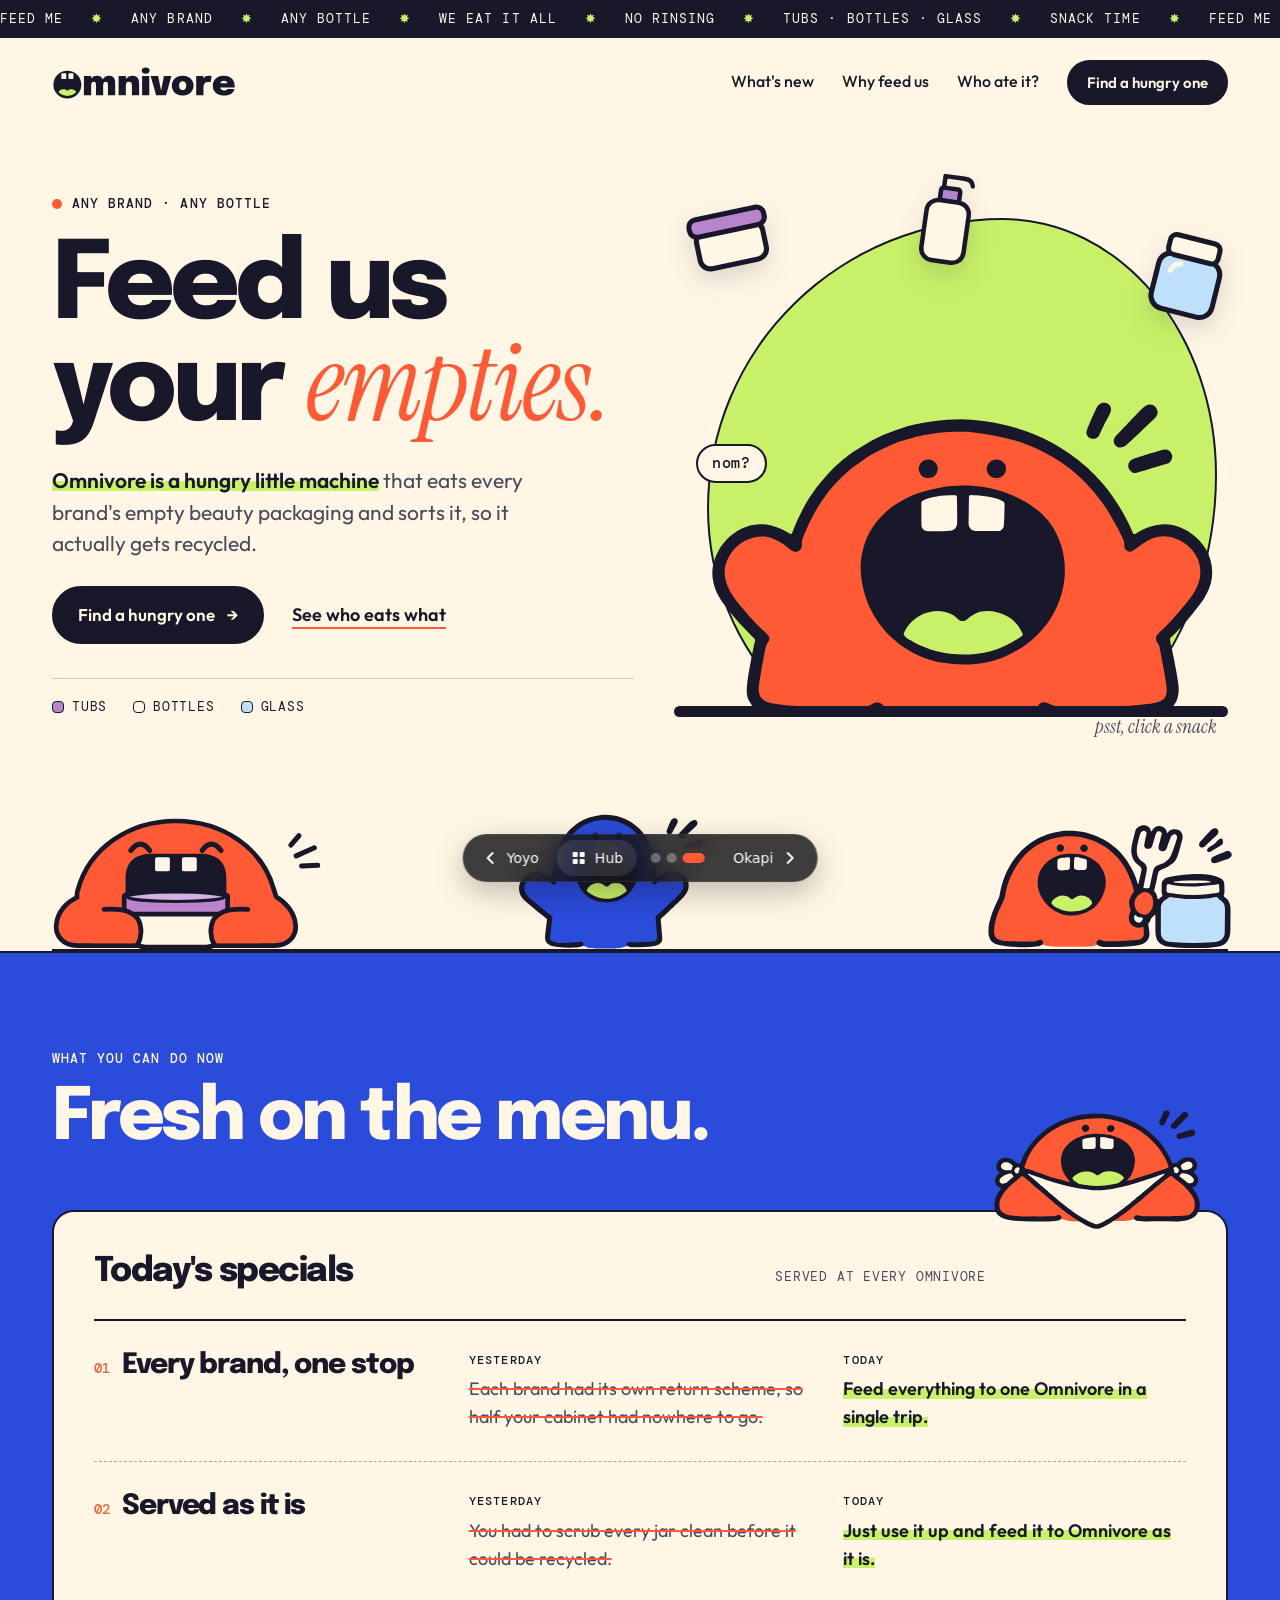
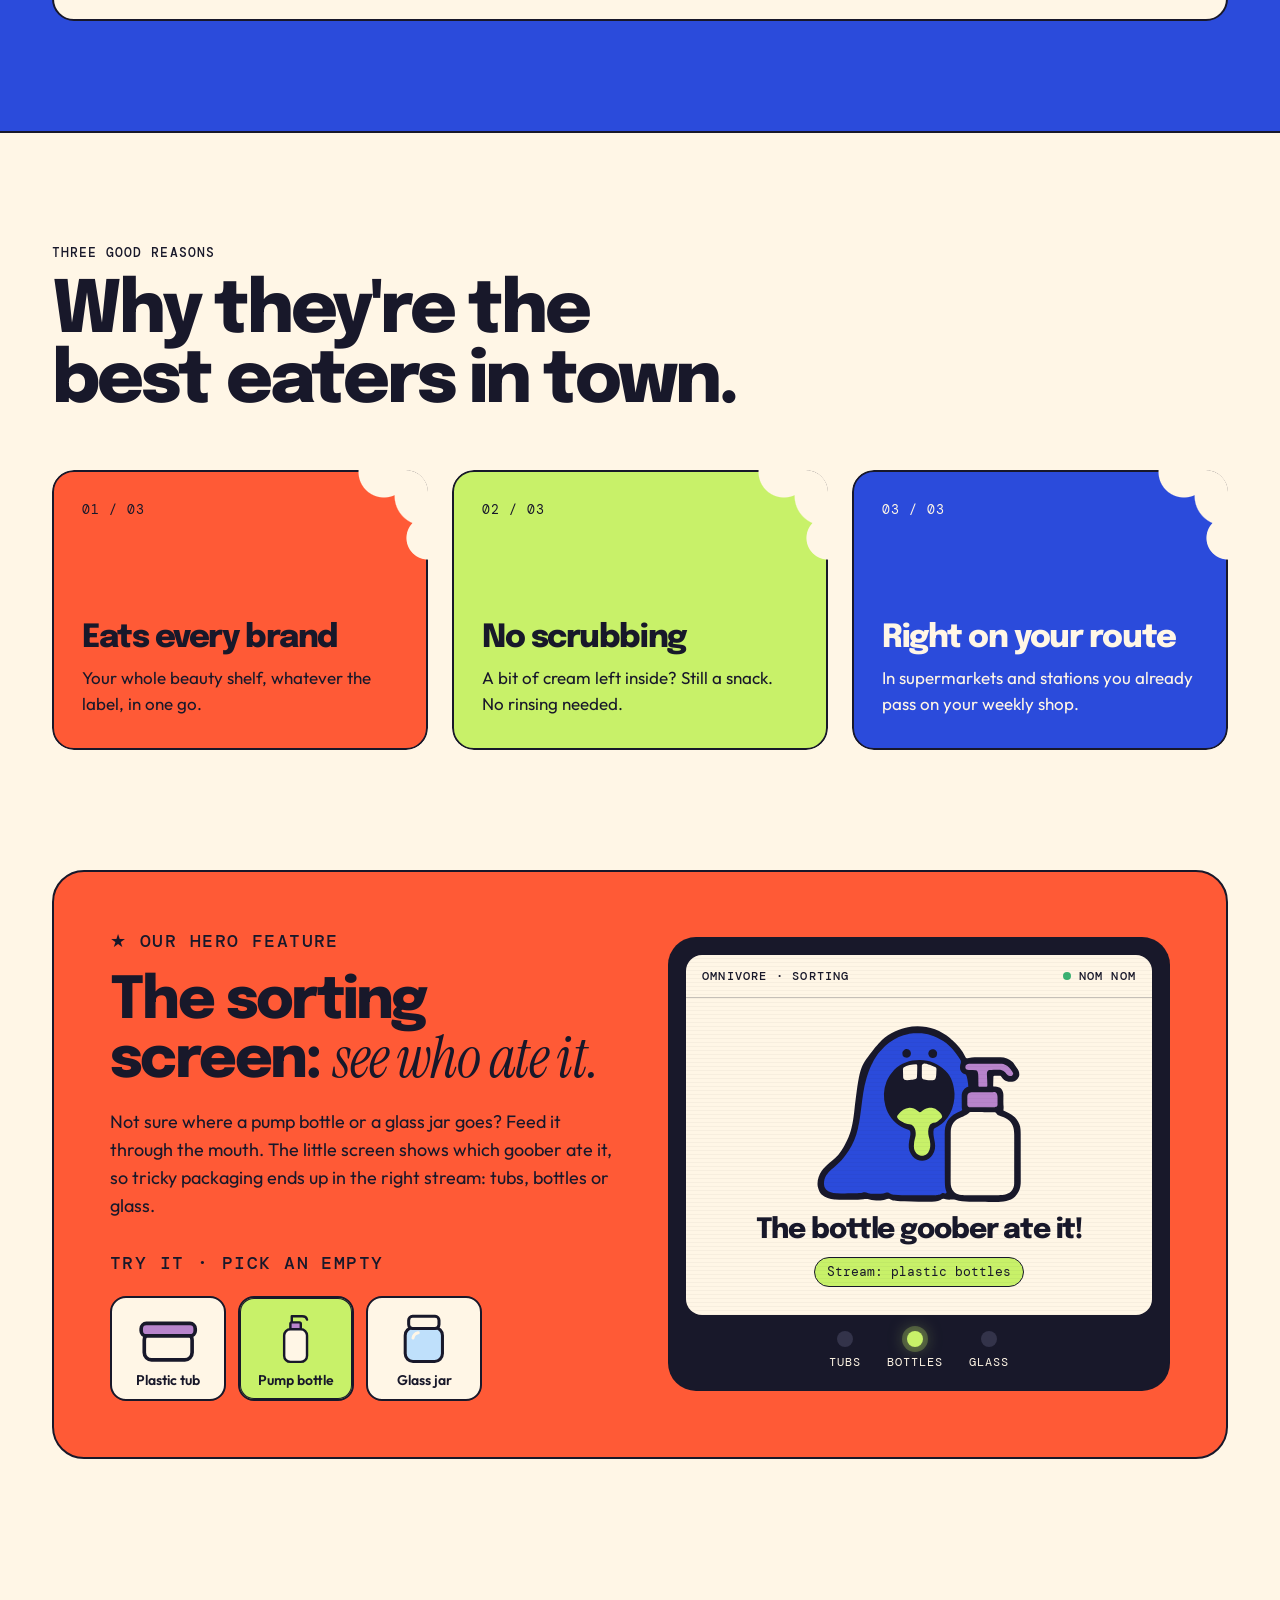
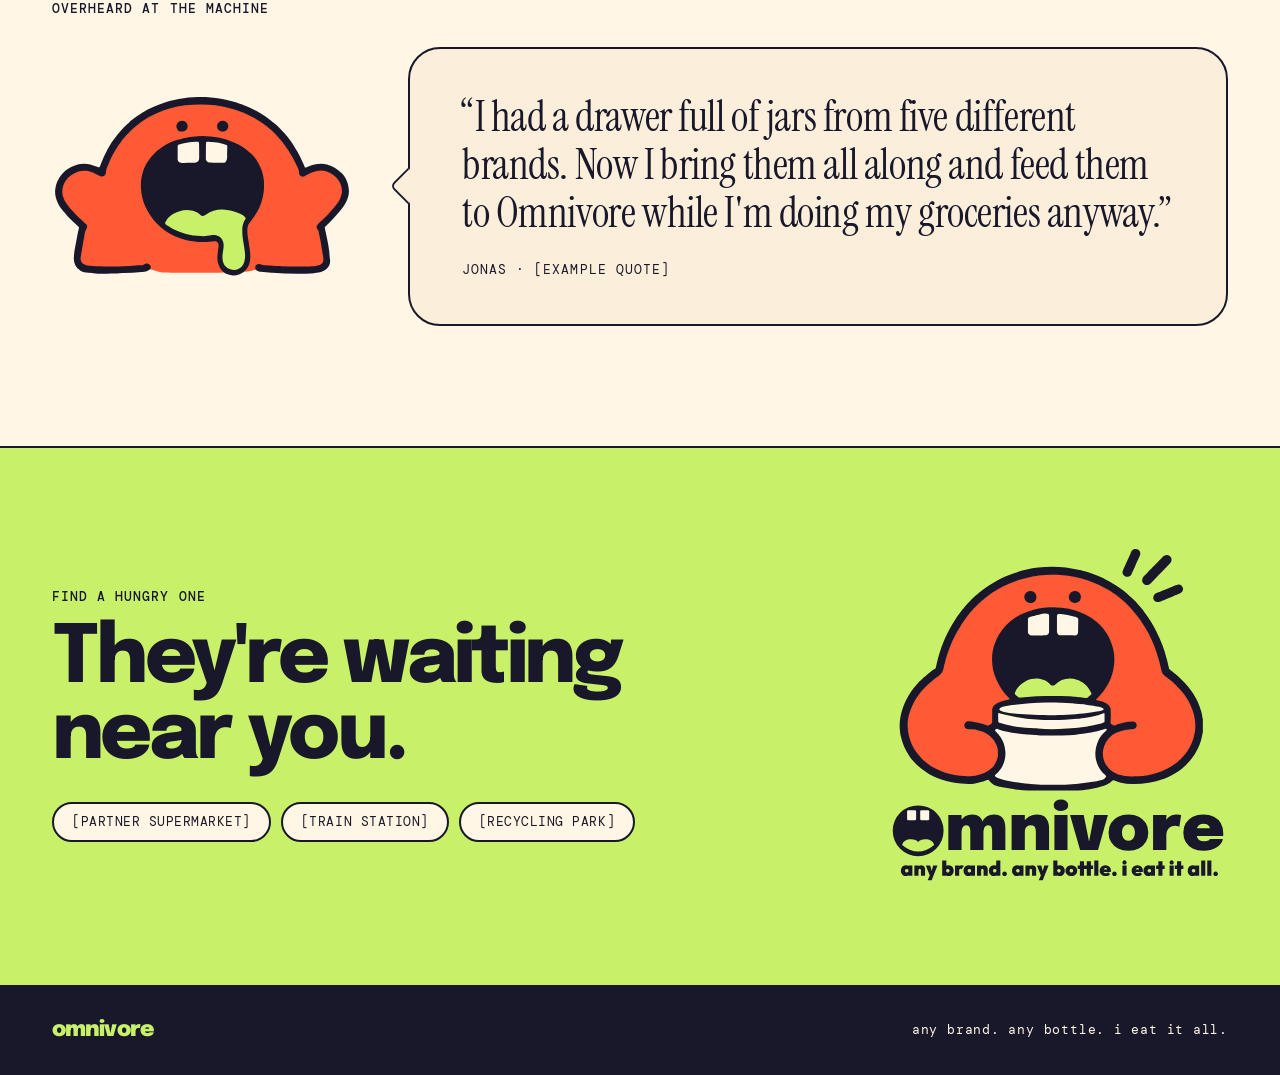
<file: omnivore/index.html>
<!doctype html>
<html lang="en">
<head>
<meta charset="utf-8">
<meta name="viewport" content="width=device-width, initial-scale=1">
<title>Omnivore</title>
<link rel="icon" type="image/svg+xml" href="assets/favicon.svg">
<link rel="preconnect" href="https://fonts.googleapis.com">
<link rel="preconnect" href="https://fonts.gstatic.com" crossorigin>
<link rel="stylesheet" href="https://fonts.googleapis.com/css2?family=DM+Mono:wght@400;500&amp;family=Epilogue:wght@800;900&amp;family=Instrument+Serif:ital@0;1&amp;family=Outfit:wght@400;500;600;700&amp;display=swap">
<link rel="stylesheet" href="styles.css">
<script src="script.js" defer></script>
<link rel="stylesheet" href="../hub/nav.css"><script src="../hub/pages.js"></script><script src="../hub/nav.js" defer></script>
</head>
<body>
<div class="om">

<div class="ticker" aria-hidden="true">
  <div class="ticker-track">
    <span>feed me</span><b>✸</b><span>any brand</span><b>✸</b><span>any bottle</span><b>✸</b><span>we eat it all</span><b>✸</b><span>no rinsing</span><b>✸</b><span>tubs · bottles · glass</span><b>✸</b><span>snack time</span><b>✸</b>
    <span>feed me</span><b>✸</b><span>any brand</span><b>✸</b><span>any bottle</span><b>✸</b><span>we eat it all</span><b>✸</b><span>no rinsing</span><b>✸</b><span>tubs · bottles · glass</span><b>✸</b><span>snack time</span><b>✸</b>
  </div>
</div>

<header class="wrap top">
<a href="#top" class="brand" aria-label="Omnivore, back to top">
<svg class="wordmark" aria-hidden="true" xmlns="http://www.w3.org/2000/svg" viewBox="793 431.65 779 143.85">
<g id="o-mouth">
<circle id="mouth" cx="858" cy="510.5" r="59" fill="#18182A"></circle>
<g id="teeth" fill="#FFF6E6"><rect x="832.34" y="462.71" width="20.95" height="23.6" rx="2.95"></rect><rect x="862.72" y="462.71" width="20.95" height="23.6" rx="2.95"></rect></g>
<path id="tongue" fill="#C8F169" d="M820.83 543.54 C822.6 534.1 831.45 529.97 841.48 529.97 C849.74 529.97 854.46 532.33 858 536.46 C861.54 532.33 866.26 529.97 874.52 529.97 C884.55 529.97 893.4 534.1 895.17 543.54 Q858 574.22 820.83 543.54Z"></path>
</g>
<path id="mnivore" fill="#18182A" d="M979.02 555V526.6Q979.02 522.33 979.02 519.09Q979.02 515.86 979.02 513.73Q979.02 510.6 978.72 507.79Q978.41 504.97 977.46 502.68Q976.51 500.4 974.6 499.1Q972.7 497.81 969.5 497.81Q966.84 497.81 964.82 499.07Q962.8 500.32 961.43 502.61Q960.06 504.89 959.37 508.13Q958.69 511.37 958.69 515.25L952.83 508.4Q952.83 497.28 956.48 489.24Q960.14 481.21 967.03 476.83Q973.92 472.45 983.51 472.45Q994.18 472.45 999.77 477.1Q1005.37 481.74 1007.43 489.24Q1009.48 496.74 1009.48 505.43Q1009.48 508.85 1009.48 514.94Q1009.48 521.04 1009.48 529.87V555ZM928 555V474.13H958.69V555ZM1029.66 555V526.75Q1029.66 522.48 1029.66 519.17Q1029.66 515.86 1029.66 513.73Q1029.66 510.15 1029.28 507.25Q1028.9 504.36 1027.91 502.23Q1026.92 500.09 1025.06 498.95Q1023.19 497.81 1020.22 497.81Q1017.55 497.81 1015.54 499.07Q1013.52 500.32 1012.19 502.61Q1010.85 504.89 1010.17 508.13Q1009.48 511.37 1009.48 515.25L1003.62 508.4Q1003.62 497.28 1007.27 489.24Q1010.93 481.21 1017.78 476.83Q1024.64 472.45 1034.23 472.45Q1044.89 472.45 1050.53 477.1Q1056.16 481.74 1058.26 489.24Q1060.35 496.74 1060.35 505.43Q1060.35 509 1060.35 514.87Q1060.35 520.73 1060.35 529.64V555ZM1131.1 555V523.55Q1131.1 521.11 1131.1 518.68Q1131.1 516.24 1131.1 514.49Q1131.1 510.3 1130.37 506.49Q1129.65 502.68 1127.1 500.25Q1124.55 497.81 1118.99 497.81Q1114.19 497.81 1111.22 499.79Q1108.25 501.77 1106.88 505.5Q1105.51 509.23 1105.51 514.49L1099.57 508.4Q1099.57 497.28 1104.06 489.24Q1108.56 481.21 1116.32 476.83Q1124.09 472.45 1133.84 472.45Q1144.2 472.45 1150.29 476.68Q1156.38 480.9 1159.08 488.37Q1161.79 495.83 1161.79 505.43Q1161.79 509.61 1161.79 515.02Q1161.79 520.43 1161.79 526.44V555ZM1074.82 555V474.13H1105.51V555ZM1174.2 555V474.13H1204.58V555ZM1189.35 464.61Q1182.58 464.61 1177.51 461.1Q1172.45 457.6 1172.45 451.13Q1172.45 444.58 1177.51 441.11Q1182.58 437.65 1189.35 437.65Q1196.13 437.65 1201.19 441.11Q1206.26 444.58 1206.26 451.13Q1206.26 457.68 1201.19 461.14Q1196.13 464.61 1189.35 464.61ZM1298.25 474.13 1275.48 555H1233.75L1210.45 474.13H1242.13L1257.05 547.69H1252.25L1266.49 474.13ZM1345.92 556.9Q1332.21 556.9 1321.82 551.57Q1311.42 546.24 1305.6 536.72Q1299.77 527.2 1299.77 514.64Q1299.77 502.07 1305.6 492.56Q1311.42 483.04 1321.82 477.74Q1332.21 472.45 1345.92 472.45Q1359.63 472.45 1370.02 477.74Q1380.42 483.04 1386.24 492.56Q1392.07 502.07 1392.07 514.64Q1392.07 527.2 1386.24 536.72Q1380.42 546.24 1370.02 551.57Q1359.63 556.9 1345.92 556.9ZM1345.92 533.68Q1350.64 533.68 1353.99 531.32Q1357.34 528.96 1359.13 524.69Q1360.92 520.43 1360.92 514.64Q1360.92 508.85 1359.13 504.63Q1357.34 500.4 1353.99 498.08Q1350.64 495.75 1345.92 495.75Q1341.28 495.75 1337.89 498.08Q1334.5 500.4 1332.71 504.63Q1330.92 508.85 1330.92 514.64Q1330.92 520.43 1332.71 524.69Q1334.5 528.96 1337.89 531.32Q1341.28 533.68 1345.92 533.68ZM1403.11 555V474.13H1433.88V504.05L1428.62 499.94Q1429.76 493.47 1432.2 488.37Q1434.64 483.26 1438.33 479.72Q1442.02 476.18 1446.86 474.32Q1451.7 472.45 1457.64 472.45Q1462.59 472.45 1465.14 473.1Q1467.69 473.75 1468.3 474.13L1464.11 500.93Q1463.42 500.55 1461.06 499.75Q1458.7 498.95 1455.35 498.95Q1449.41 498.95 1445.3 500.82Q1441.19 502.68 1438.67 505.84Q1436.16 509 1435.02 512.93Q1433.88 516.85 1433.88 520.88V555ZM1489.77 522.94V504.66H1537.44L1535.16 508.62Q1535.16 508.01 1535.16 507.29Q1535.16 506.57 1535.16 506.03Q1535.16 503.45 1533.67 500.67Q1532.19 497.89 1528.88 495.98Q1525.56 494.08 1520 494.08Q1514.6 494.08 1510.94 496.36Q1507.29 498.65 1505.46 503.1Q1503.63 507.56 1503.63 513.95Q1503.63 520.66 1505.38 525.38Q1507.13 530.1 1510.94 532.57Q1514.75 535.05 1520.92 535.05Q1524.57 535.05 1527.16 534.52Q1529.75 533.98 1531.31 533.14Q1532.87 532.31 1533.67 531.32Q1534.47 530.33 1534.63 529.41H1564.93Q1564.4 534.74 1561.09 539.69Q1557.78 544.64 1551.99 548.57Q1546.2 552.49 1538.05 554.73Q1529.9 556.98 1519.62 556.98Q1505.38 556.98 1494.95 551.61Q1484.52 546.24 1478.88 536.69Q1473.25 527.13 1473.25 514.72Q1473.25 502 1479.03 492.48Q1484.82 482.96 1495.29 477.71Q1505.76 472.45 1519.62 472.45Q1533.94 472.45 1544.33 477.82Q1554.73 483.19 1560.36 493.05Q1566 502.91 1566 516.47Q1566 518.75 1565.92 520.35Q1565.85 521.95 1565.7 522.94Z"></path>
</svg>
</a>
<button class="nav-toggle" type="button" aria-expanded="false" aria-controls="nav" aria-label="Open menu"><span></span><span></span><span></span></button>
<nav class="nav" id="nav" aria-label="Main">
  <a href="#menu">What's new</a>
  <a href="#why">Why feed us</a>
  <a href="#screen">Who ate it?</a>
  <a href="#find" class="btn sm">Find a hungry one</a>
</nav>
</header>

<main>
<section id="top" class="wrap hero">
  <div class="hero-copy">
    <p class="label" data-reveal><i class="dot"></i>Any brand · Any bottle</p>
    <h1 data-reveal style="--i:1">Feed us your <em>empties.</em></h1>
    <p class="lede" data-reveal style="--i:2"><strong>Omnivore is a hungry little machine</strong> that eats every brand's empty beauty packaging and sorts it, so it actually gets recycled.</p>
    <div class="ctas" data-reveal style="--i:3">
      <a href="#find" class="btn">Find a hungry one <span class="arr" aria-hidden="true">→</span></a>
      <a href="#screen" class="link">See who eats what</a>
    </div>
    <ul class="streams" data-reveal style="--i:4" aria-label="Accepted packaging">
      <li><i style="background:var(--lilac)"></i>Tubs</li>
      <li><i style="background:var(--cream);border-color:var(--ink)"></i>Bottles</li>
      <li><i style="background:var(--sky)"></i>Glass</li>
    </ul>
  </div>

  <div class="hero-art" data-reveal style="--i:2">
    <button class="fly a" type="button" aria-label="Feed it a tub">
      <svg viewBox="0 0 120 100" aria-hidden="true"><rect x="14" y="40" width="92" height="52" rx="14" fill="#FFF6E6" stroke="#18182A" stroke-width="7"/><rect x="8" y="22" width="104" height="24" rx="10" fill="#B884CC" stroke="#18182A" stroke-width="7"/></svg>
    </button>
    <button class="fly b" type="button" aria-label="Feed it a pump bottle">
      <svg viewBox="0 0 90 150" aria-hidden="true"><path d="M34 30 V12 H64 Q76 12 78 22" fill="none" stroke="#18182A" stroke-width="7" stroke-linecap="round" stroke-linejoin="round"/><rect x="30" y="30" width="30" height="20" rx="4" fill="#B884CC" stroke="#18182A" stroke-width="7"/><rect x="12" y="50" width="66" height="94" rx="18" fill="#FFF6E6" stroke="#18182A" stroke-width="7"/></svg>
    </button>
    <button class="fly c" type="button" aria-label="Feed it a glass jar">
      <svg viewBox="0 0 110 120" aria-hidden="true"><rect x="12" y="36" width="86" height="78" rx="18" fill="#BFE0FB" stroke="#18182A" stroke-width="7"/><rect x="20" y="10" width="70" height="28" rx="9" fill="#FFF6E6" stroke="#18182A" stroke-width="7"/><path d="M30 60 Q32 50 42 48" fill="none" stroke="#FFF6E6" stroke-width="7" stroke-linecap="round"/></svg>
    </button>
    <div class="stage">
      <div class="blob"></div>
      <div class="goober-wrap">
        <img class="hero-goober" src="assets/hero-waiting.svg" alt="Omnivore's hero goober, a round tomato-red creature with its mouth wide open, waiting for empties">
      </div>
    </div>
    <div class="ground" aria-hidden="true"></div>
    <p class="nom" aria-hidden="true">nom?</p>
    <p class="hint" aria-hidden="true">psst, click a snack</p>
  </div>
</section>

<div class="wrap shelf" aria-hidden="true">
  <img src="assets/tub-chewing.svg" alt="" style="--x:2%;--w:280px;--d:0ms">
  <img src="assets/bottle-waiting.svg" alt="" style="--x:40%;--w:190px;--d:120ms">
  <img src="assets/glass-fork.svg" alt="" style="--x:auto;--r:2%;--w:250px;--d:240ms">
</div>

<section id="menu" class="menu-sec">
  <div class="wrap">
    <div class="sec-head">
      <p class="kicker" data-reveal>What you can do now</p>
      <h2 data-reveal style="--i:1">Fresh on the menu.</h2>
    </div>
    <div class="menu" data-reveal style="--i:2">
      <img class="menu-goober" src="assets/tub-bib.svg" alt="A tub goober wearing a napkin bib, ready to eat">
      <div class="menu-head"><h3>Today's specials</h3><span>Served at every Omnivore</span></div>
      <div class="dish">
        <p class="dish-name"><em>01</em>Every brand, one stop</p>
        <p class="was"><b>Yesterday</b><span>Each brand had its own return scheme, so half your cabinet had nowhere to go.</span></p>
        <p class="now"><b>Today</b><span>Feed everything to one Omnivore in a single trip.</span></p>
      </div>
      <div class="dish">
        <p class="dish-name"><em>02</em>Served as it is</p>
        <p class="was"><b>Yesterday</b><span>You had to scrub every jar clean before it could be recycled.</span></p>
        <p class="now"><b>Today</b><span>Just use it up and feed it to Omnivore as it is.</span></p>
      </div>
    </div>
  </div>
</section>

<section id="why" class="wrap vals">
  <div class="sec-head">
    <p class="kicker" data-reveal>Three good reasons</p>
    <h2 data-reveal style="--i:1">Why they're the best eaters in town.</h2>
  </div>
  <div class="cards">
    <article class="card t" data-reveal style="--i:1"><span class="num">01 / 03</span><h3>Eats every brand</h3><p>Your whole beauty shelf, whatever the label, in one go.</p></article>
    <article class="card z" data-reveal style="--i:2"><span class="num">02 / 03</span><h3>No scrubbing</h3><p>A bit of cream left inside? Still a snack. No rinsing needed.</p></article>
    <article class="card c" data-reveal style="--i:3"><span class="num">03 / 03</span><h3>Right on your route</h3><p>In supermarkets and stations you already pass on your weekly shop.</p></article>
  </div>
</section>

<section id="screen" class="feat">
  <input class="snack" type="radio" name="snack" id="s-tub" value="tub" aria-label="Feed a plastic tub">
  <input class="snack" type="radio" name="snack" id="s-bottle" value="bottle" aria-label="Feed a pump bottle" checked>
  <input class="snack" type="radio" name="snack" id="s-glass" value="glass" aria-label="Feed a glass jar">
  <div class="wrap">
    <div class="feat-box" data-reveal>
      <div class="feat-copy">
        <p class="kicker">★ Our hero feature</p>
        <h2>The sorting screen: <em>see who ate it.</em></h2>
        <p>Not sure where a pump bottle or a glass jar goes? Feed it through the mouth. The little screen shows which goober ate it, so tricky packaging ends up in the right stream: tubs, bottles or glass.</p>
        <p class="pick-label">Try it · pick an empty</p>
        <div class="picks">
          <label class="pick p-tub" for="s-tub"><svg viewBox="0 0 120 100" aria-hidden="true"><rect x="14" y="40" width="92" height="52" rx="14" fill="#FFF6E6" stroke="#18182A" stroke-width="7"/><rect x="8" y="22" width="104" height="24" rx="10" fill="#B884CC" stroke="#18182A" stroke-width="7"/></svg>Plastic tub</label>
          <label class="pick p-bottle" for="s-bottle"><svg viewBox="0 0 90 150" aria-hidden="true"><path d="M34 30 V12 H64 Q76 12 78 22" fill="none" stroke="#18182A" stroke-width="7" stroke-linecap="round" stroke-linejoin="round"/><rect x="30" y="30" width="30" height="20" rx="4" fill="#B884CC" stroke="#18182A" stroke-width="7"/><rect x="12" y="50" width="66" height="94" rx="18" fill="#FFF6E6" stroke="#18182A" stroke-width="7"/></svg>Pump bottle</label>
          <label class="pick p-glass" for="s-glass"><svg viewBox="0 0 110 120" aria-hidden="true"><rect x="12" y="36" width="86" height="78" rx="18" fill="#BFE0FB" stroke="#18182A" stroke-width="7"/><rect x="20" y="10" width="70" height="28" rx="9" fill="#FFF6E6" stroke="#18182A" stroke-width="7"/><path d="M30 60 Q32 50 42 48" fill="none" stroke="#FFF6E6" stroke-width="7" stroke-linecap="round"/></svg>Glass jar</label>
        </div>
      </div>
      <div class="screen" aria-live="polite">
        <div class="screen-in">
          <div class="screen-bar"><span>Omnivore · Sorting</span><span class="status"><i></i>Nom nom</span></div>
          <div class="chew" aria-hidden="true"><div class="chew-item"></div><p>chewing<span>…</span></p><div class="chew-bar"><i></i></div></div>
          <div class="res r-tub"><img src="assets/tub-licking.svg" alt="The tub goober licking its lips"><p class="what">The tub goober ate it!</p><span class="stream">Stream: plastic tubs</span></div>
          <div class="res r-bottle"><img src="assets/bottle-drooling.svg" alt="The bottle goober drooling next to a pump bottle"><p class="what">The bottle goober ate it!</p><span class="stream">Stream: plastic bottles</span></div>
          <div class="res r-glass"><img src="assets/glass-licking.svg" alt="The glass goober licking its lips beside a glass jar"><p class="what">The glass goober ate it!</p><span class="stream">Stream: glass</span></div>
        </div>
        <div class="lights" aria-hidden="true"><span class="l-tub"><i></i>Tubs</span><span class="l-bottle"><i></i>Bottles</span><span class="l-glass"><i></i>Glass</span></div>
      </div>
    </div>
  </div>
</section>

<section class="wrap quote-sec">
  <p class="kicker" data-reveal>Overheard at the machine</p>
  <div class="quote-row">
    <img class="quote-goober" data-reveal src="assets/hero-drooling.svg" alt="The hero goober drooling happily">
    <figure class="bubble" data-reveal style="--i:1">
      <blockquote>“I had a drawer full of jars from five different brands. Now I bring them all along and feed them to Omnivore while I'm doing my groceries anyway.”</blockquote>
      <figcaption>Jonas · [example quote]</figcaption>
    </figure>
  </div>
</section>

<section id="find" class="find">
  <div class="wrap find-in">
    <div>
      <p class="kicker" data-reveal>Find a hungry one</p>
      <h2 data-reveal style="--i:1">They're waiting<br>near you.</h2>
      <ul class="spots" data-reveal style="--i:2"><li>[PARTNER SUPERMARKET]</li><li>[TRAIN STATION]</li><li>[RECYCLING PARK]</li></ul>
    </div>
    <img class="lockup" data-reveal style="--i:2" src="assets/lockup.svg" alt="Omnivore logo: the hero goober holding a tub above the omnivore wordmark and the line any brand, any bottle, i eat it all">
  </div>
</section>
</main>

<footer class="foot">
  <div class="wrap foot-in"><span class="big">omnivore</span><span>any brand. any bottle. i eat it all.</span></div>
</footer>

</div>
</body>
</html>
</file>
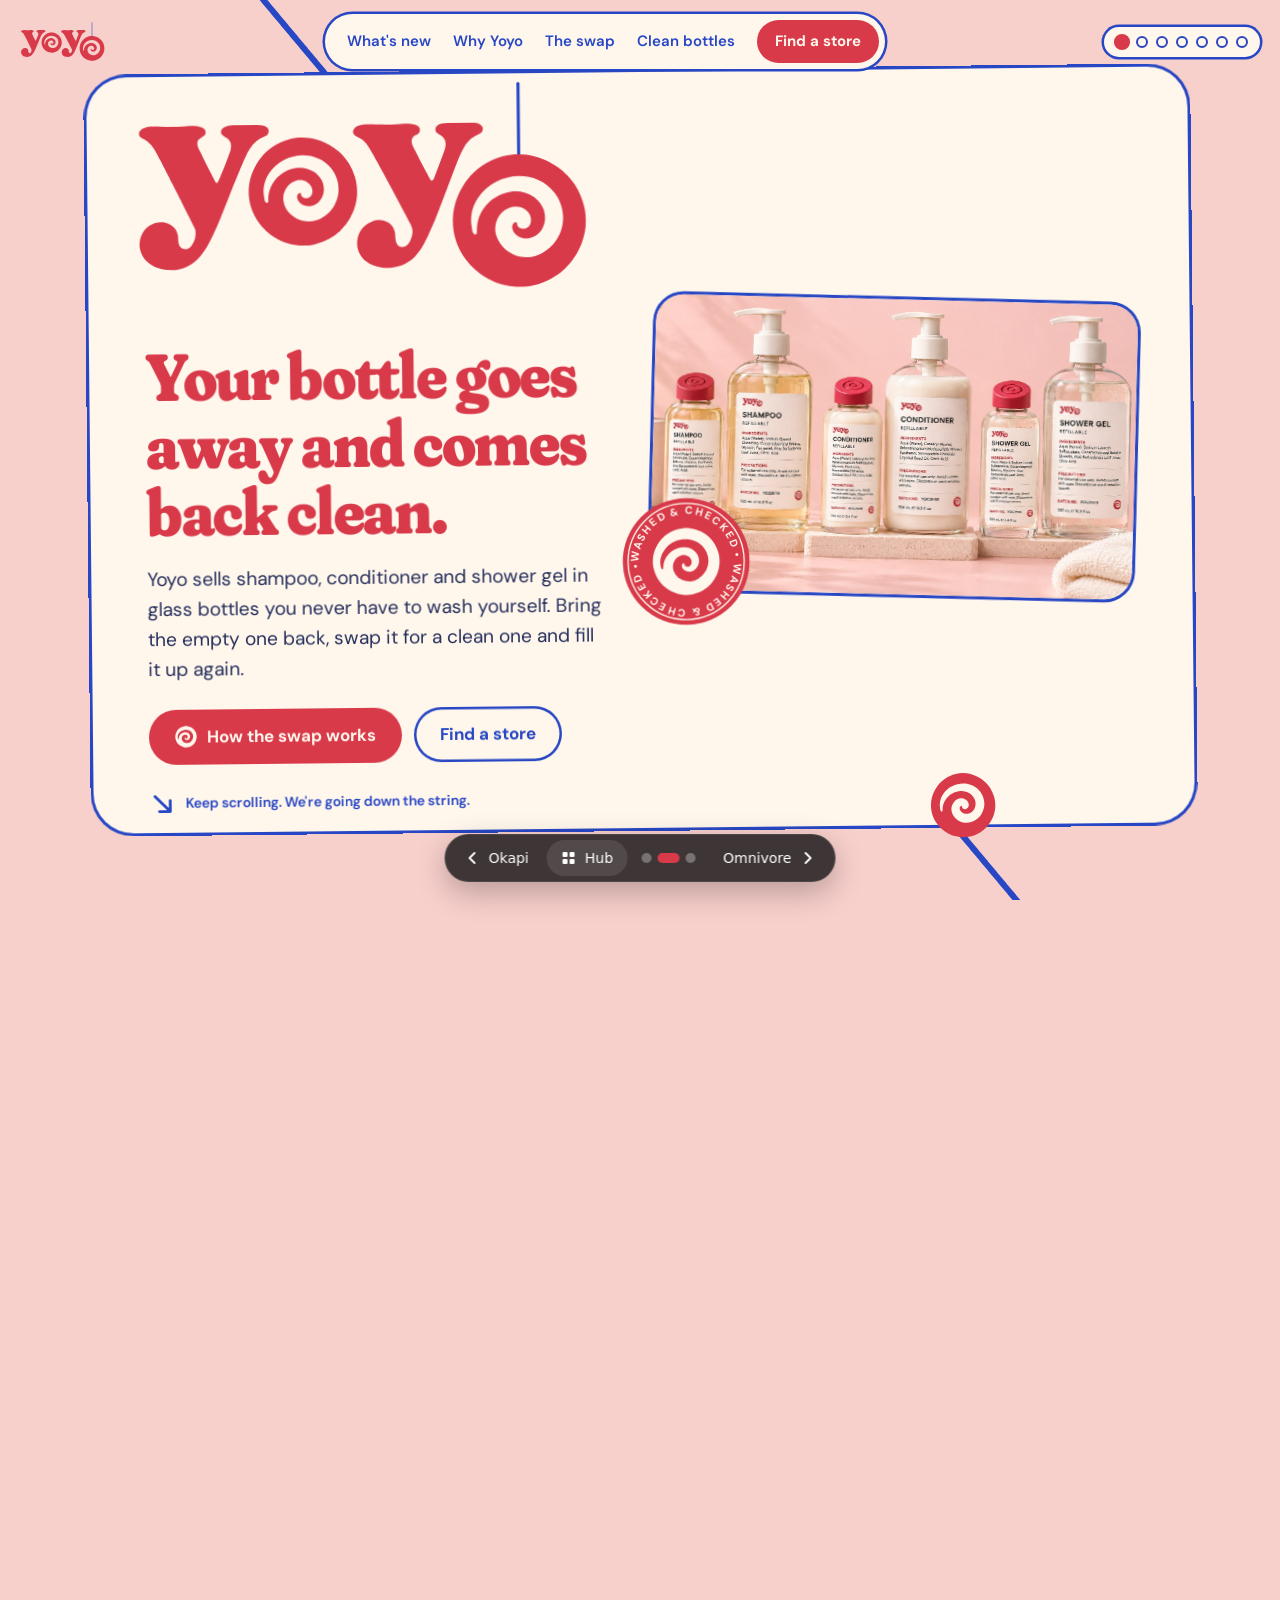
<file: yoyo/index.html>
<!doctype html>
<html lang="en">
<head>
<meta charset="utf-8">
<meta name="viewport" content="width=device-width, initial-scale=1">
<title>Yoyo</title>
<link rel="icon" type="image/svg+xml" href="assets/disc-red.svg">
<link rel="preconnect" href="https://fonts.googleapis.com"><link rel="preconnect" href="https://fonts.gstatic.com" crossorigin><link rel="stylesheet" href="https://fonts.googleapis.com/css2?family=DM+Sans:opsz,wght@9..40,400..700&family=Fraunces:opsz,wght,SOFT,WONK@9..144,700..900,0..100,0..1&display=swap">
<link rel="stylesheet" href="styles.css">
<link rel="stylesheet" href="../hub/nav.css"><script src="../hub/pages.js"></script><script src="../hub/nav.js" defer></script>
</head>
<body>
<div class="yo">
<header class="bar"><a href="#p-home" data-go="0" aria-label="yoyo home"><img class="logo" src="assets/logo.svg" alt="yoyo" data-inline></a>
<nav aria-label="Main"><a href="#p-now" data-go="1">What's new</a><a href="#p-why" data-go="2">Why Yoyo</a><a href="#p-swap" data-go="3">The swap</a><a href="#p-clean" data-go="4">Clean bottles</a><a class="btn" style="padding:10px 18px;font-size:15px" href="#p-find" data-go="6">Find a store</a></nav>
<div class="dots" aria-label="Sections"></div>
</header>
<div class="stage"><div class="track">
<svg class="rope" aria-hidden="true"><line stroke="#2747C4" stroke-width="6" stroke-linecap="round" stroke-dasharray="1 0"/></svg>
<section class="panel" id="p-home" data-name="Home"><div class="inner hero">
<div>
<div class="rv"><img class="logo big-logo" src="assets/logo.svg" alt="yoyo" data-inline></div>
<h1 class="rv" style="--d:.1s">Your bottle goes away and comes back clean.</h1>
<p class="lede rv" style="--d:.2s">Yoyo sells shampoo, conditioner and shower gel in glass bottles you never have to wash yourself. Bring the empty one back, swap it for a clean one and fill it up again.</p>
<div class="ctas rv" style="--d:.3s"><a class="btn" href="#p-swap" data-go="3"><img class="disc" src="assets/disc-cream.svg" alt="" aria-hidden="true">How the swap works</a><a class="btn alt" href="#p-find" data-go="6">Find a store</a></div>
<p class="hint rv" style="--d:.45s"><img src="assets/arrow-hint.svg" alt="" aria-hidden="true">Keep scrolling. We're going down the string.</p>
</div>
<div class="shot rv" style="--d:.15s"><img src="assets/product-range.jpg" alt="The Yoyo range: glass bottles of shampoo, conditioner and shower gel in travel and everyday sizes, with red swirl caps and pumps"><span><img class="sticker" src="assets/sticker-washed.svg" alt="" aria-hidden="true" data-inline></span></div>
</div></section><section class="panel" id="p-now" data-name="What's new"><div class="inner">
<div class="head rv"><div><p class="kick">What you can do now</p><h2>Two things refills never let you do before.</h2></div></div>
<div class="swaps">
<div class="sw rv" style="--d:.1s"><p class="n">01</p><h3>Try something new without a new bottle</h3>
<p class="then"><b>Then</b><s>Every new shampoo came in a new bottle.</s></p>
<p class="now"><b>Now</b>Swap your empty bottle for a clean one and fill it with whatever you fancy next.</p></div>
<div class="sw rv" style="--d:.22s"><p class="n">02</p><h3>Never wash a bottle yourself</h3>
<p class="then"><b>Then</b><s>Refill shops asked you to bring a bottle you'd washed at home.</s></p>
<p class="now"><b>Now</b>Hand in your empty bottle as it is. We wash and check it in the store.</p></div>
</div>
</div></section><section class="panel" id="p-why" data-name="Why Yoyo"><div class="inner">
<div class="head rv"><div><p class="kick">Why Yoyo</p><h2>Three reasons your bottle keeps coming back.</h2></div></div>
<div class="vals">
<div class="val rv" style="--d:.08s"><img class="disc" src="assets/disc-cream.svg" alt="" aria-hidden="true"><h3>Clean every time</h3><p>Every bottle is washed and checked in the store before it goes out again.</p></div>
<div class="val rv" style="--d:.18s"><img class="disc" src="assets/disc-cream.svg" alt="" aria-hidden="true"><h3>Pay for the bottle once</h3><p>After that you only pay for what's inside, as long as you bring the empty one back.</p></div>
<div class="val rv" style="--d:.28s"><img class="disc" src="assets/disc-red.svg" alt="" aria-hidden="true"><h3>Fits your routine</h3><p>Swap on a shopping trip you were making anyway. Normal liquid products, no bars to get used to.</p></div>
</div>
</div></section><section class="panel" id="p-swap" data-name="The swap"><div class="inner feat">
<div>
<p class="kick rv">Our hero feature</p>
<h2 class="rv" style="--d:.08s">The swap</h2>
<p class="body rv" style="--d:.16s">One counter, four steps, no washing up. Your bottle goes back into circulation and you walk out with a clean one.</p>
<ol class="steps rv" style="--d:.24s">
<li>Bring your empty bottle back</li>
<li>We check it for cracks and chips</li>
<li>Take a clean, checked bottle</li>
<li>Fill it with any product at the refill station</li>
</ol>
<p class="pay rv" style="--d:.32s">You only pay for what's inside.</p>
</div>
<div class="scene rv" style="--d:.2s" role="img" aria-label="Animation: an empty bottle is handed in and checked, then swapped for a clean bottle that gets filled">
<div class="scan" aria-hidden="true"></div>
<div class="stagearea"><div class="spot" aria-hidden="true"></div>
<img class="bottle b-old" src="assets/bottle-empty.svg" alt="" aria-hidden="true" data-inline>
<img class="bottle b-new" src="assets/bottle-full.svg" alt="" aria-hidden="true" data-inline></div>
<img class="badge" src="assets/badge-check.svg" alt="" aria-hidden="true">
<span class="spark s1" aria-hidden="true"><img src="assets/sparkle.svg" alt=""></span><span class="spark s2" aria-hidden="true"><img src="assets/sparkle.svg" alt=""></span><span class="spark s3" aria-hidden="true"><img src="assets/sparkle.svg" alt=""></span>
<div class="counter" aria-hidden="true"><span class="tag t1">Empty in</span><span class="tag t2">Checked</span><span class="tag t3">Clean out</span></div>
</div>
</div></section><section class="panel" id="p-clean" data-name="Behind the counter"><div class="inner">
<div class="head rv"><div><p class="kick">Behind the counter</p><h2>What happens to your old bottle.</h2></div><p class="side">We take care of the cleaning, so you never have to wonder whose bottle you're holding.</p></div>
<div class="cycle">
<div class="cyc rv" style="--d:.06s"><span class="k">1</span><img class="ic" src="assets/icon-checked.svg" alt="" aria-hidden="true"><h3>Checked</h3><p>A staff member looks for cracks and chips before we accept it.</p></div>
<div class="cyc rv" style="--d:.14s"><span class="k">2</span><img class="ic" src="assets/icon-washed.svg" alt="" aria-hidden="true"><h3>Washed</h3><p>It goes through the bottle washer in the store, with other returned bottles.</p></div>
<div class="cyc rv" style="--d:.22s"><span class="k">3</span><img class="ic" src="assets/icon-rinsed.svg" alt="" aria-hidden="true"><h3>Rinsed and dried</h3><p>Rinsed, given a hygiene treatment and dried, ready for the next person.</p></div>
<div class="cyc rv" style="--d:.3s"><span class="k">4</span><img class="ic" src="assets/icon-labelled.svg" alt="" aria-hidden="true"><h3>Freshly labelled</h3><p>Every refill gets a new wash-off label with ingredients, precautions and a batch number.</p></div>
</div>
<div class="pumps rv" style="--d:.38s"><img class="sticker" src="assets/sticker-refill.svg" alt="" aria-hidden="true" data-inline><p>Pumps are reused where that's hygienic. When one is worn out, bring it to the store and we collect it for recycling.</p></div>
</div></section><section class="panel quote" id="p-quote" data-name="Customers"><div class="inner">
<figure class="q" style="margin:0">
<div class="rv"><img class="disc" src="assets/disc-cream.svg" alt="" aria-hidden="true"></div>
<div>
<blockquote class="rv" style="--d:.1s">“I used to throw a shampoo bottle away every month. Now I swap mine when I'm in town anyway, and I've never had to wash one.”</blockquote>
<figcaption class="rv" style="--d:.2s">Lien, Yoyo customer · [example quote]</figcaption>
</div>
</figure>
</div></section><section class="panel" id="p-find" data-name="Find a store"><div class="inner">
<div class="find">
<div>
<p class="kick rv">Find a store</p>
<h2 class="rv" style="--d:.08s">Bring your bottle to a Yoyo store.</h2>
<div class="spots rv" style="--d:.16s"><div>[STORE LOCATION]<span>Swap counter · refill station</span></div><div>[STORE LOCATION]<span>Swap counter · refill station</span></div><div>[STORE LOCATION]<span>Swap counter · refill station</span></div></div>
<div class="ctas rv" style="--d:.24s"><a class="btn" href="#p-find"><img class="disc" src="assets/disc-cream.svg" alt="" aria-hidden="true">Find a store</a><a class="btn alt" href="#p-home" data-go="0">Back to the top</a></div>
</div>
<div class="rv" style="--d:.2s"><img class="big-sticker" src="assets/sticker-swap.svg" alt="" aria-hidden="true" data-inline></div>
</div>
<div class="foot rv" style="--d:.3s"><span>yoyo · refill beauty</span><span>Shampoo, conditioner and shower gel in bottles that come back.</span></div>
</div></section>
</div></div>
<div class="yo-rider" aria-hidden="true"><img class="disc" src="assets/disc-red.svg" alt="" aria-hidden="true"></div>
</div>
<script src="script.js"></script>
</body>
</html>
</file>
<file: hub/nav.css>
/* Smooth cross-page transitions (Chrome/Edge/Safari 18+; others just navigate normally) */
@view-transition { navigation: auto; }

::view-transition-old(root) { animation: hub-out .35s cubic-bezier(.4,0,.2,1) both; }
::view-transition-new(root) { animation: hub-in .45s cubic-bezier(.2,0,0,1) both; }
@keyframes hub-out { to { opacity: 0; transform: scale(.985); filter: blur(2px); } }
@keyframes hub-in { from { opacity: 0; transform: translateY(14px); } }

@media (prefers-reduced-motion: reduce) {
  ::view-transition-old(root), ::view-transition-new(root) { animation: none; }
}

/* Floating navigator */
.hubnav {
  position: fixed; left: 50%; bottom: 18px; z-index: 2147483000;
  transform: translateX(-50%);
  display: flex; align-items: center; gap: 4px;
  padding: 6px; border-radius: 999px;
  background: rgba(20, 20, 22, .82);
  -webkit-backdrop-filter: blur(12px) saturate(1.4); backdrop-filter: blur(12px) saturate(1.4);
  box-shadow: 0 10px 30px rgba(0,0,0,.25), inset 0 0 0 1px rgba(255,255,255,.08);
  font: 500 14px/1 system-ui, -apple-system, "Segoe UI", sans-serif;
  color: #fff; view-transition-name: hubnav;
  transition: transform .3s ease, opacity .3s ease;
  max-width: calc(100vw - 32px);
}
.hubnav.is-hidden { transform: translate(-50%, 140%); opacity: 0; }
.hubnav a {
  display: inline-flex; align-items: center; gap: 8px;
  height: 36px; padding: 0 14px; border-radius: 999px;
  color: inherit; text-decoration: none; white-space: nowrap;
  transition: background .2s ease;
}
.hubnav a:hover, .hubnav a:focus-visible { background: rgba(255,255,255,.14); outline: none; }
.hubnav .hubnav-home { background: rgba(255,255,255,.1); }
.hubnav .hubnav-dots { display: flex; gap: 6px; padding: 0 10px; }
.hubnav .hubnav-dots a { width: 10px; height: 10px; padding: 0; border-radius: 50%; background: rgba(255,255,255,.3); }
.hubnav .hubnav-dots a[aria-current] { background: var(--hub-accent, #fff); width: 22px; border-radius: 6px; }
.hubnav .hubnav-dots a:hover { background: rgba(255,255,255,.7); }
.hubnav svg { width: 16px; height: 16px; flex: none; }

@media (max-width: 520px) {
  .hubnav { bottom: 12px; }
  .hubnav .hubnav-label { display: none; }
  .hubnav a { padding: 0 12px; }
}
</file>
<file: okapi/styles.css>
body{margin:0}
.ok{background:#F4F1EA;color:#171614;font-family:'Schibsted Grotesk',sans-serif;font-size:19px;line-height:1.55;overflow:hidden}
.ok h1,.ok h2,.ok h3{font-weight:800;letter-spacing:-0.03em;margin:0;line-height:1.02}
.ok p{margin:0}
.wrap{max-width:1200px;margin:0 auto;padding:0 24px;box-sizing:border-box}
.band{display:block;width:100%}
.top-band{height:46px}
@keyframes grow{from{transform:scaleX(0)}to{transform:scaleX(1)}}
.hd{display:flex;align-items:center;justify-content:space-between;gap:20px;flex-wrap:wrap;padding-top:22px;padding-bottom:22px}
.hd img{height:48px;width:auto;display:block}
.nav{display:flex;align-items:center;gap:28px;flex-wrap:wrap;font-weight:500;font-size:17px}
.nav a{color:#171614;text-decoration:none}
.nav a:hover{text-decoration:underline;text-decoration-thickness:2px;text-underline-offset:5px;text-decoration-color:#2DB36A}
.btn{display:inline-flex;align-items:center;gap:10px;font-weight:700;font-size:18px;text-decoration:none;color:#171614;background:#2DB36A;border-radius:999px;padding:15px 28px;transition:background .15s}
.btn:hover{background:#27A05F}
.btn.line{background:transparent;box-shadow:inset 0 0 0 2px #171614}
.btn.line:hover{background:#171614;color:#F4F1EA}
.btn.sm{font-size:16px;padding:11px 20px}
.kicker{font-size:14px;font-weight:700;letter-spacing:.14em;text-transform:uppercase}
.kicker b{color:#2DB36A;font-weight:700}
.hero{display:grid;grid-template-columns:minmax(0,1fr) minmax(0,1.05fr);gap:56px;align-items:center;padding-top:36px;padding-bottom:84px}
.hero h1{font-size:clamp(40px,6.8vw,82px);margin-top:20px}
.hero .lede{font-size:clamp(19px,1.9vw,22px);line-height:1.5;margin-top:26px;max-width:520px}
.ctas{display:flex;flex-wrap:wrap;gap:14px;margin-top:34px}
.steps{display:flex;flex-wrap:wrap;gap:0;margin-top:44px;border-top:2px solid #171614}
.steps div{flex:1 1 150px;padding:14px 16px 0 0;font-size:16px;line-height:1.4}
.steps b{display:block;font-size:14px;color:#2DB36A;letter-spacing:.08em;margin-bottom:4px}
.art{position:relative;padding:0 0 44px 44px}
.art .pattern{position:absolute;left:0;bottom:0;width:62%;height:78%;border-radius:28px;overflow:hidden}
.art .pattern img{width:100%;height:100%;display:block}
.photo{position:relative;border-radius:28px;overflow:hidden;background:#EFEBE3;box-shadow:0 0 0 2px #171614}
.photo img{display:block;width:100%;height:auto}
.tag{position:absolute;left:22px;top:22px;background:#171614;color:#F4F1EA;font-size:14px;font-weight:600;line-height:1.3;padding:12px 16px;border-radius:16px;max-width:170px}
.tag i{display:block;width:26px;height:4px;background:#2DB36A;margin-bottom:8px}
.sec{padding-top:96px;padding-bottom:96px}
.sec-head{display:flex;flex-wrap:wrap;justify-content:space-between;align-items:flex-end;gap:24px;margin-bottom:44px}
.sec-head h2{font-size:clamp(34px,4.8vw,58px);max-width:720px;margin-top:14px}
.sec-head p.side{max-width:360px;font-size:18px;color:#4A4743}
.label{border:3px solid #171614;border-radius:24px;overflow:hidden;background:#FBF9F5}
.label-row{display:grid;grid-template-columns:90px minmax(0,1fr) minmax(0,1fr);border-top:2px solid #171614}
.label-row.hd2{border-top:0;background:#171614;color:#F4F1EA;font-size:14px;font-weight:700;letter-spacing:.14em;text-transform:uppercase}
.label-row > div{padding:26px 28px}
.label-row > div + div{border-left:2px solid #171614}
.label-row.hd2 > div{padding:16px 28px}
.label-row.hd2 > div + div{border-left-color:#4A4743}
.label-row .n{font-weight:800;font-size:28px;color:#2DB36A}
.label-row .was{color:#6E6A64;font-size:20px}
.label-row .now{font-weight:600;font-size:21px;line-height:1.45}
.label-row .now:before{content:"";display:inline-block;width:12px;height:12px;border-radius:50%;background:#2DB36A;margin-right:12px;vertical-align:2px}
.label-foot{display:flex;justify-content:space-between;flex-wrap:wrap;gap:10px;border-top:2px solid #171614;padding:12px 28px;font-size:14px;color:#4A4743}
.vals{display:grid;grid-template-columns:repeat(auto-fit,minmax(min(280px,100%),1fr));gap:40px}
.val .mini{height:32px;width:100%;display:block}
.val .num{font-weight:800;font-size:15px;letter-spacing:.14em;color:#2DB36A;margin-top:22px}
.val h3{font-size:clamp(26px,2.8vw,34px);margin-top:8px}
.val p{margin-top:12px;font-size:19px;color:#2E2C29}
.app{background:#171614;color:#F4F1EA}
.app-in{display:grid;grid-template-columns:minmax(0,1fr) 380px;gap:64px;align-items:center;padding-top:100px;padding-bottom:100px}
.app h2{font-size:clamp(38px,5.4vw,64px);margin-top:16px}
.app .body{font-size:20px;margin-top:22px;max-width:540px;color:#D9D4CA}
.app ul{list-style:none;padding:0;margin:30px 0 36px;display:flex;flex-direction:column;gap:14px}
.app li{display:flex;gap:14px;align-items:center;font-weight:600;font-size:18px}
.app li:before{content:"";width:22px;height:6px;background:#2DB36A;flex:none}
.app .btn.light{background:#F4F1EA}
.app .btn.light:hover{background:#FFFFFF}
.phone{width:100%;max-width:340px;margin:0 auto;background:#2B2926;border-radius:52px;padding:14px;box-sizing:border-box;box-shadow:0 0 0 2px #4A4743}
.screen{background:#F4F1EA;color:#171614;border-radius:40px;padding:26px 22px 24px;display:flex;flex-direction:column;gap:18px;min-height:600px;box-sizing:border-box}
.scr-top{display:flex;align-items:center;justify-content:space-between}
.scr-top img{width:44px;height:44px;display:block}
.scr-top span{font-size:14px;font-weight:600;color:#6E6A64}
.big{font-weight:800;font-size:76px;line-height:.9;letter-spacing:-0.04em}
.big-l{font-size:15px;font-weight:600;margin-top:6px}
.card{background:#FFFFFF;border-radius:20px;padding:16px 16px 14px;box-shadow:0 0 0 1.5px #171614}
.card h4{margin:0 0 10px;font-size:15px;font-weight:700}
.prog{display:flex;flex-direction:column;gap:3px}
.prog i{display:block;background:transparent;box-shadow:inset 0 0 0 1.5px #C9C3B8;border-radius:2px}
.prog i.on{background:#171614;box-shadow:none;transform-origin:left;animation:grow .6s ease-out both}
.prog i.on:nth-child(6){background:#2DB36A}
.card .meta{display:flex;justify-content:space-between;font-size:13px;font-weight:600;margin-top:10px;color:#4A4743}
.became{display:flex;flex-direction:column}
.became div{display:flex;justify-content:space-between;gap:10px;font-size:13.5px;padding:9px 0;border-top:1px solid #DDD7CC}
.became div:first-child{border-top:0;padding-top:0}
.became b{font-weight:700}
.became span{color:#2DB36A;font-weight:700;text-align:right}
.quote{background:#2DB36A}
.quote-in{display:grid;grid-template-columns:220px minmax(0,1fr);gap:56px;align-items:center;padding-top:96px;padding-bottom:96px}
.quote-in img{width:220px;display:block}
.quote blockquote{margin:0;font-weight:800;font-size:clamp(26px,4.2vw,50px);line-height:1.12;letter-spacing:-0.03em}
.quote figcaption{margin-top:26px;font-weight:600;font-size:18px}
.find{display:grid;grid-template-columns:minmax(0,1fr) minmax(0,1fr);gap:56px;align-items:center}
.find h2{font-size:clamp(34px,4.8vw,58px);margin-top:14px}
.find p.body{margin-top:18px;font-size:20px;max-width:480px}
.spots{display:flex;flex-direction:column;margin-top:30px;border-top:2px solid #171614}
.spots div{display:flex;justify-content:space-between;align-items:center;padding:16px 0;border-bottom:2px solid #171614;font-weight:600}
.spots div span{font-size:15px;font-weight:500;color:#4A4743}
.find .sign{background:#FBF9F5;border:3px solid #171614;border-radius:24px;padding:40px 36px 0;overflow:hidden}
.find .sign p{font-weight:800;font-size:clamp(26px,3.2vw,38px);line-height:1.12;letter-spacing:-0.02em}
.find .sign .sign-logo{height:52px;display:block;margin-bottom:28px}
.find .sign .sign-band{display:block;width:calc(100% + 72px);margin:36px -36px 0;height:120px}
.ft{border-top:2px solid #171614}
.ft-in{display:flex;flex-wrap:wrap;justify-content:space-between;align-items:center;gap:20px;padding-top:28px;padding-bottom:28px;font-size:15px}
.ft-in img{height:34px;display:block}
.label-row.first{border-top:0}
.sec.sec-tight{padding-top:20px}
.kicker.kicker-green{color:#2DB36A}
.quote-in{margin:0 auto}
@media (max-width:1100px){
.hero{gap:40px}
.app-in{grid-template-columns:minmax(0,1fr) 340px;gap:48px}
.quote-in{grid-template-columns:180px minmax(0,1fr);gap:44px}
.quote-in img{width:180px}
.find{gap:40px}
}
@media (max-width:900px){
.hero,.app-in,.quote-in,.find{grid-template-columns:minmax(0,1fr)}
.hero{padding-bottom:64px}
.hero .lede{max-width:none}
.art{padding:0 0 30px 30px;max-width:620px}
.sec{padding-top:72px;padding-bottom:72px}
.app-in{padding-top:72px;padding-bottom:72px}
.quote-in{padding-top:72px;padding-bottom:72px;gap:32px}
.quote-in img{width:140px}
.label-row{grid-template-columns:56px minmax(0,1fr)}
.label-row > div.n{grid-row:span 2}
.label-row > div:nth-child(3){grid-column:2;border-left:2px solid #171614;border-top:2px solid #171614}
.label-row.hd2{grid-template-columns:56px minmax(0,1fr)}
.label-row.hd2 > div:nth-child(3){display:none}
.label-row.hd2 > div:nth-child(2){font-size:0}
.label-row.hd2 > div:nth-child(2):after{content:"Before \2192  Now";font-size:14px}
}
@media (max-width:600px){
.ok{font-size:17px}
.wrap{padding:0 18px}
.hd{padding-top:16px;padding-bottom:16px;gap:14px}
.hd img{height:38px}
.nav{gap:8px 18px;font-size:15px;width:100%}
.hd{position:relative}
.nav .btn.sm{position:absolute;right:18px;top:14px;font-size:15px;padding:9px 16px}
.hero{padding-top:20px;gap:32px}
.hero h1{margin-top:14px}
.kicker{font-size:12.5px}
.ctas{margin-top:28px}
.ctas .btn{flex:1 1 200px;justify-content:center}
.btn{font-size:17px;padding:14px 24px}
.steps{flex-direction:column;margin-top:34px}
.steps div{flex:none;display:flex;gap:14px;align-items:baseline;padding:12px 0;border-bottom:1px solid #DDD7CC}
.steps b{display:inline;margin:0}
.art{padding:0 0 20px 20px}
.art .pattern,.photo{border-radius:20px}
.tag{left:14px;top:14px;font-size:13px;padding:10px 12px;border-radius:12px;max-width:150px}
.sec{padding-top:56px;padding-bottom:56px}
.sec.sec-tight{padding-top:8px}
.sec-head{margin-bottom:28px;gap:12px}
.sec-head p.side{font-size:17px}
.label{border-radius:18px}
.label-row{grid-template-columns:44px minmax(0,1fr)}
.label-row.hd2{grid-template-columns:44px minmax(0,1fr)}
.label-row > div{padding:18px 16px}
.label-row.hd2 > div{padding:12px 16px}
.label-row > div.n{padding:18px 0 18px 12px;font-size:22px}
.label-row .was{font-size:17px}
.label-row .now{font-size:18px}
.label-foot{padding:12px 16px;font-size:13px}
.vals{gap:36px}
.val p{font-size:17px}
.app .body{font-size:18px}
.app li{font-size:16.5px}
.app ul{margin:24px 0 30px}
.app-in{padding-top:56px;padding-bottom:56px;gap:44px}
.phone{border-radius:44px;padding:11px}
.screen{border-radius:34px;padding:22px 18px 20px;min-height:0}
.big{font-size:64px}
.quote-in{padding-top:56px;padding-bottom:56px;gap:24px}
.quote-in img{width:104px}
.quote figcaption{font-size:16px;margin-top:18px}
.find p.body{font-size:18px}
.spots div{gap:12px;font-size:16px}
.spots div span{font-size:14px;white-space:nowrap}
.find .sign{padding:28px 22px 0;border-radius:18px}
.find .sign .sign-logo{height:42px;margin-bottom:20px}
.find .sign .sign-band{width:calc(100% + 44px);margin:28px -22px 0;height:90px}
.ft-in{flex-direction:column;align-items:flex-start;gap:12px;padding-top:24px;padding-bottom:24px;font-size:14px}
.ft-in img{height:28px}
}
@media (prefers-reduced-motion:reduce){.prog i.on{animation:none}}
html{scroll-behavior:smooth}
@media (max-width:360px){.nav{gap:8px 13px;font-size:14px}}
</file>
<file: omniq/styles.css>
/* ==========================================================================
   Omnivore — styles
   ========================================================================== */

@property --bite {
  syntax: "<number>";
  inherits: false;
  initial-value: 1;
}

:root {
  --cream: #FFF6E6;
  --paper: #FBEEDA;
  --ink: #18182A;
  --ink-soft: #4A4A5E;
  --tomato: #FF5A36;
  --zest: #C8F169;
  --cobalt: #2B4BDB;
  --lilac: #B884CC;
  --sky: #BFE0FB;

  --f-display: 'Epilogue', sans-serif;
  --f-body: 'Outfit', sans-serif;
  --f-serif: 'Instrument Serif', Georgia, serif;
  --f-mono: 'DM Mono', ui-monospace, monospace;

  --line: 2px solid var(--ink);
  --radius: 22px;
  --spring: cubic-bezier(.34, 1.56, .64, 1);
  --out: cubic-bezier(.16, 1, .3, 1);
}

*, *::before, *::after { box-sizing: border-box; }
html { scroll-behavior: smooth; }
body { margin: 0; background: var(--cream); }

.om {
  background: var(--cream);
  color: var(--ink);
  font-family: var(--f-body);
  font-size: 18px;
  line-height: 1.55;
  overflow: hidden;
  -webkit-font-smoothing: antialiased;
}
.om h1, .om h2, .om h3 {
  font-family: var(--f-display);
  font-weight: 800;
  letter-spacing: -0.045em;
  margin: 0;
  text-wrap: balance;
}
.om h1 em, .om h2 em {
  font-family: var(--f-serif);
  font-style: italic;
  font-weight: 400;
  letter-spacing: -0.02em;
}

.wrap { max-width: 1240px; margin: 0 auto; padding: 0 32px; }

.kicker, .label, .pick-label {
  font-family: var(--f-mono);
  font-weight: 500;
  font-size: 13px;
  letter-spacing: .08em;
  text-transform: uppercase;
  margin: 0;
}

.sec-head { display: flex; flex-direction: column; gap: 14px; max-width: 900px; }
.sec-head h2 { font-size: clamp(42px, 6vw, 72px); line-height: .98; }

/* ---------- ticker ---------- */
.ticker { background: var(--ink); color: var(--cream); overflow: hidden; white-space: nowrap; }
.ticker-track {
  display: inline-flex; align-items: center; gap: 28px;
  padding: 9px 0;
  font-family: var(--f-mono); font-size: 13px; letter-spacing: .08em; text-transform: uppercase;
  animation: tick 48s linear infinite;
}
.ticker-track b { color: var(--zest); font-weight: 400; }
.ticker:hover .ticker-track { animation-play-state: paused; }
@keyframes tick { to { transform: translateX(-50%); } }

/* ---------- header ---------- */
.top { display: flex; align-items: center; justify-content: space-between; gap: 20px; flex-wrap: wrap; padding-top: 22px; padding-bottom: 22px; }
.brand { display: block; color: inherit; }
.wordmark { height: 34px; width: auto; display: block; overflow: visible; }
.wordmark #teeth, .wordmark #tongue { transition: transform .35s var(--spring); transform-box: fill-box; }
.brand:hover #teeth { transform: translateY(18px); }
.brand:hover #tongue { transform: translateY(-6px) scaleY(.85); }

.nav { display: flex; gap: 28px; align-items: center; flex-wrap: wrap; font-weight: 500; font-size: 16px; }
.nav a:not(.btn) { color: var(--ink); text-decoration: none; background: linear-gradient(var(--tomato), var(--tomato)) 0 100% / 0 2px no-repeat; transition: background-size .35s var(--out); padding-bottom: 2px; }
.nav a:not(.btn):hover { background-size: 100% 2px; }

.nav-toggle { display: none; width: 44px; height: 44px; padding: 0; border: var(--line); border-radius: 50%; background: var(--cream); cursor: pointer; flex-direction: column; align-items: center; justify-content: center; gap: 4px; }
.nav-toggle span { display: block; width: 18px; height: 2px; border-radius: 2px; background: var(--ink); transition: transform .3s var(--spring), opacity .2s; }
.top.open .nav-toggle span:nth-child(1) { transform: translateY(6px) rotate(45deg); }
.top.open .nav-toggle span:nth-child(2) { opacity: 0; }
.top.open .nav-toggle span:nth-child(3) { transform: translateY(-6px) rotate(-45deg); }
.nav-toggle:focus-visible { outline: 2px dashed var(--ink); outline-offset: 4px; }

/* ---------- buttons ---------- */
.btn {
  display: inline-flex; align-items: center; gap: 12px;
  font-family: var(--f-body); font-weight: 600; font-size: 17px;
  text-decoration: none; color: var(--cream); background: var(--ink);
  border: var(--line); border-radius: 999px; padding: 14px 24px;
  transition: transform .3s var(--spring), background-color .2s, color .2s;
}
.btn .arr { display: inline-block; transition: transform .3s var(--spring); }
.btn:hover { background: var(--tomato); color: var(--ink); transform: translateY(-2px); }
.btn:hover .arr { transform: translateX(5px); }
.btn:active { transform: translateY(0) scale(.97); }
.btn.sm { font-size: 15px; padding: 9px 18px; }

.link { font-weight: 600; color: var(--ink); text-decoration: underline; text-decoration-thickness: 2px; text-underline-offset: 6px; text-decoration-color: var(--tomato); transition: text-underline-offset .25s var(--out); }
.link:hover { text-underline-offset: 3px; }

/* ---------- hero ---------- */
.hero { display: grid; grid-template-columns: minmax(0, 1.05fr) minmax(0, 1fr); align-items: center; gap: 40px; padding-top: 48px; padding-bottom: 24px; }
.hero-copy { display: flex; flex-direction: column; gap: 26px; }
.label { display: inline-flex; align-items: center; gap: 10px; }
.dot { width: 10px; height: 10px; border-radius: 50%; background: var(--tomato); display: block; animation: blink 2.4s ease-in-out infinite; }
@keyframes blink { 50% { transform: scale(.55); opacity: .5; } }
.hero h1 { font-size: clamp(60px, 8.4vw, 116px); line-height: .9; }
.hero h1 em { color: var(--tomato); display: inline-block; padding-right: .06em; }
.lede { font-size: 21px; line-height: 1.5; max-width: 500px; margin: 0; color: var(--ink-soft); }
.lede strong { color: var(--ink); font-weight: 600; background: linear-gradient(var(--zest), var(--zest)) 0 88% / 100% 40% no-repeat; }
.ctas { display: flex; flex-wrap: wrap; align-items: center; gap: 28px; }
.streams { list-style: none; margin: 8px 0 0; padding: 18px 0 0; border-top: 1px solid rgba(24, 24, 42, .2); display: flex; gap: 26px; font-family: var(--f-mono); font-size: 13px; letter-spacing: .06em; text-transform: uppercase; }
.streams li { display: flex; align-items: center; gap: 8px; }
.streams i { width: 12px; height: 12px; border-radius: 4px; border: 1.5px solid var(--ink); display: block; }

.hero-art { position: relative; height: 560px; container-type: inline-size; --ground: 18px; }
/* Blob + goober are clipped flat at the counter line, so the goober's
   open-bottomed artwork never shows its base. */
.stage { position: absolute; inset: 0 0 calc(var(--ground) + 0.95cqw) 0; clip-path: inset(-30% -30% 0 -30%); }
.ground { position: absolute; left: 0; right: 0; bottom: var(--ground); height: 1.9cqw; min-height: 6px; border-radius: 99px; background: var(--ink); z-index: 1; }
.blob {
  position: absolute; inset: 8% 2% -12% 6%;
  background: var(--zest); border: var(--line);
  border-radius: 58% 42% 48% 52% / 52% 46% 54% 48%;
  animation: morph 14s ease-in-out infinite alternate;
}
@keyframes morph {
  50% { border-radius: 44% 56% 58% 42% / 46% 58% 42% 54%; }
  100% { border-radius: 52% 48% 40% 60% / 58% 44% 56% 42%; }
}
.goober-wrap {
  position: absolute; left: 6%; right: 2%; bottom: -2.17cqw;
  transform: translateX(var(--px, 0px)) rotate(var(--pr, 0deg));
  transform-origin: 50% 100%;
}
.hero-goober { display: block; width: 100%; transform-origin: 50% 100%; }

.fly {
  position: absolute; z-index: 2; padding: 0; border: 0; background: none; cursor: pointer;
  filter: drop-shadow(0 10px 12px rgba(24, 24, 42, .14));
}
.fly svg { display: block; width: 100%; height: auto; animation: drift 6s ease-in-out infinite; transform: rotate(var(--r)); }
.fly:hover svg { animation-play-state: paused; }
.fly:focus-visible { outline: 2px dashed var(--ink); outline-offset: 6px; border-radius: 12px; }
.fly.a { width: 88px; left: 2%; top: 4%; --r: -12deg; }
.fly.b { width: 58px; left: 44%; top: -1%; --r: 8deg; }
.fly.c { width: 80px; right: 0; top: 10%; --r: 14deg; }
.fly.a svg { animation-delay: -1s; }
.fly.b svg { animation-delay: -3s; }
.fly.c svg { animation-delay: -4.5s; }
@keyframes drift {
  0%, 100% { transform: translateY(0) rotate(var(--r)); }
  50% { transform: translateY(10px) rotate(calc(var(--r) * .4)); }
}

.nom {
  position: absolute; left: 4%; top: 48%; z-index: 3; margin: 0;
  font-family: var(--f-mono); font-weight: 500; font-size: 15px; letter-spacing: .04em;
  background: var(--cream); border: var(--line); border-radius: 999px; padding: 6px 14px;
  transform-origin: 100% 50%;
}
.nom.pop { animation: pop .7s var(--spring); }
@keyframes pop { 0% { transform: scale(.4); opacity: 0; } 60% { transform: scale(1.12); opacity: 1; } 100% { transform: scale(1); } }
.hint {
  position: absolute; right: 2%; bottom: -6px; margin: 0;
  font-family: var(--f-serif); font-style: italic; font-size: 19px; color: var(--ink-soft);
  opacity: 0; transition: opacity .6s;
}
.js .hint { opacity: 1; }
.hint.gone { opacity: 0; }

/* ---------- shelf of goobers ---------- */
.shelf { position: relative; height: 180px; margin-top: 12px; overflow: hidden; }
.shelf::after { content: ""; position: absolute; left: 32px; right: 32px; bottom: 0; border-bottom: var(--line); }
.shelf img {
  position: absolute; bottom: 0; left: var(--x); right: var(--r, auto); width: var(--w);
  transform-origin: 50% 100%; transition: transform .45s var(--spring);
}
.shelf img:hover { transform: translateY(-12px) rotate(-3deg); }
.js .shelf img { transform: translateY(100%); transition: transform .9s var(--spring) var(--d); }
.js .shelf.in img { transform: translateY(0); }
.js .shelf.in img:hover { transform: translateY(-12px) rotate(-3deg); transition-delay: 0s; transition-duration: .45s; }

/* ---------- menu ---------- */
.menu-sec { background: var(--cobalt); color: var(--cream); border-top: var(--line); border-bottom: var(--line); padding: 96px 0 110px; }
.menu { position: relative; margin-top: 56px; background: var(--cream); color: var(--ink); border: var(--line); border-radius: var(--radius); padding: 8px 40px 16px; }
.menu-head { display: flex; align-items: baseline; justify-content: space-between; gap: 14px; flex-wrap: wrap; padding: 26px 0 20px; border-bottom: var(--line); padding-right: 200px; }
.menu-head h3 { font-size: 34px; }
.menu-head span { font-family: var(--f-mono); font-size: 13px; letter-spacing: .06em; text-transform: uppercase; color: var(--ink-soft); }
.dish { display: grid; grid-template-columns: minmax(0, 1fr) minmax(0, 1fr) minmax(0, 1fr); gap: 32px; padding: 30px 0; align-items: start; }
.dish + .dish { border-top: 1px dashed rgba(24, 24, 42, .35); }
.dish p { margin: 0; }
.dish-name { display: flex; align-items: baseline; gap: 12px; font-family: var(--f-display); font-weight: 800; font-size: 28px; letter-spacing: -0.04em; line-height: 1.05; }
.dish-name em { font-style: normal; font-family: var(--f-mono); font-weight: 500; font-size: 14px; letter-spacing: 0; color: var(--tomato); }
.was b, .now b { font-family: var(--f-mono); font-weight: 500; font-size: 12px; letter-spacing: .1em; text-transform: uppercase; display: block; margin-bottom: 6px; }
.was span { text-decoration: line-through; text-decoration-thickness: 2px; text-decoration-color: var(--tomato); color: var(--ink-soft); }
.now span { font-weight: 600; background: linear-gradient(var(--zest), var(--zest)) 0 90% / 0% 45% no-repeat; transition: background-size .9s var(--out) .5s; }
.menu.in .now span { background-size: 100% 45%; }
.menu-goober { position: absolute; right: 24px; top: -104px; width: 210px; transition: transform .5s var(--spring); }
.menu:hover .menu-goober { transform: translateY(-8px) rotate(-3deg); }

/* ---------- value cards (with bite marks) ---------- */
.vals { padding: 110px 32px 40px; }
.cards { display: grid; grid-template-columns: repeat(3, minmax(0, 1fr)); gap: 24px; margin-top: 52px; }
.card {
  --bite: 1;
  position: relative; border: var(--line); border-radius: var(--radius);
  padding: 72px 28px 30px; min-height: 280px;
  display: flex; flex-direction: column; justify-content: flex-end; gap: 10px;
  transition: --bite .5s var(--spring), transform .4s var(--spring);
  -webkit-mask:
    radial-gradient(circle calc(30px * var(--bite)) at calc(100% - 4px) 26px, #0000 96%, #000),
    radial-gradient(circle calc(26px * var(--bite)) at calc(100% - 44px) 2px, #0000 96%, #000),
    radial-gradient(circle calc(22px * var(--bite)) at 100% 68px, #0000 96%, #000);
  -webkit-mask-composite: source-in;
  mask:
    radial-gradient(circle calc(30px * var(--bite)) at calc(100% - 4px) 26px, #0000 96%, #000),
    radial-gradient(circle calc(26px * var(--bite)) at calc(100% - 44px) 2px, #0000 96%, #000),
    radial-gradient(circle calc(22px * var(--bite)) at 100% 68px, #0000 96%, #000);
  mask-composite: intersect;
}
.card:hover { --bite: 1.45; transform: translateY(-4px); }
.card .num { font-family: var(--f-mono); font-size: 13px; letter-spacing: .08em; position: absolute; top: 28px; left: 28px; }
.card h3 { font-size: 32px; line-height: 1; }
.card p { margin: 0; font-size: 17px; max-width: 30ch; }
.card.t { background: var(--tomato); }
.card.z { background: var(--zest); }
.card.c { background: var(--cobalt); color: var(--cream); border-color: var(--ink); }

/* ---------- sorting screen ---------- */
.feat { padding: 80px 0 110px; position: relative; }
.feat-box { background: var(--tomato); border: var(--line); border-radius: 32px; padding: 56px; display: grid; grid-template-columns: minmax(0, 1fr) minmax(0, 1fr); gap: 56px; align-items: center; }
.feat-copy { display: flex; flex-direction: column; gap: 18px; }
.feat-copy h2 { font-size: clamp(38px, 4.6vw, 58px); line-height: .98; }
.feat-copy p { margin: 0; font-size: 18px; }
.pick-label { margin-top: 12px !important; }
.picks { display: flex; flex-wrap: wrap; gap: 12px; }
.pick {
  cursor: pointer; display: flex; flex-direction: column; align-items: center; gap: 8px;
  background: var(--cream); border: var(--line); border-radius: 16px;
  padding: 14px 12px 10px; width: 116px;
  font-weight: 600; font-size: 14px; line-height: 1.2; text-align: center;
  transition: transform .35s var(--spring), background-color .2s;
}
.pick:hover { transform: translateY(-4px); }
.pick:active { transform: scale(.94); }
.pick svg { height: 52px; width: auto; transition: transform .4s var(--spring); }
.pick:hover svg { transform: rotate(-8deg); }
.snack { position: absolute; opacity: 0; pointer-events: none; }
#s-tub:checked ~ .wrap .p-tub, #s-bottle:checked ~ .wrap .p-bottle, #s-glass:checked ~ .wrap .p-glass { background: var(--zest); box-shadow: inset 0 0 0 1px var(--ink); }
#s-tub:focus-visible ~ .wrap .p-tub, #s-bottle:focus-visible ~ .wrap .p-bottle, #s-glass:focus-visible ~ .wrap .p-glass { outline: 2px dashed var(--ink); outline-offset: 4px; }

.screen { background: var(--ink); border-radius: 28px; padding: 18px; }
.screen-in { background: var(--cream); border-radius: 16px; min-height: 360px; position: relative; overflow: hidden; display: flex; flex-direction: column; }
.screen-in::after { /* faint scanlines, it's a screen after all */
  content: ""; position: absolute; inset: 0; pointer-events: none;
  background: repeating-linear-gradient(0deg, rgba(24, 24, 42, .035) 0 1px, transparent 1px 4px);
}
.screen-bar { display: flex; justify-content: space-between; font-family: var(--f-mono); font-weight: 500; font-size: 12px; letter-spacing: .1em; text-transform: uppercase; gap: 6px 12px; flex-wrap: wrap; padding: 12px 16px; border-bottom: 1px solid rgba(24, 24, 42, .25); }
.status { display: inline-flex; align-items: center; gap: 8px; }
.status i { width: 8px; height: 8px; border-radius: 50%; background: #3BB273; display: block; animation: blink 1.8s ease-in-out infinite; }
.screen.chewing .status i { background: var(--tomato); animation-duration: .4s; }

.res { display: none; flex: 1; flex-direction: column; align-items: center; justify-content: center; gap: 12px; padding: 18px; text-align: center; animation: resIn .7s var(--spring) both; }
#s-tub:checked ~ .wrap .r-tub, #s-bottle:checked ~ .wrap .r-bottle, #s-glass:checked ~ .wrap .r-glass { display: flex; }
@keyframes resIn { from { opacity: 0; transform: translateY(24px) scale(.9); } }
.res img { height: 180px; width: auto; transform-origin: 50% 100%; animation: munch 2.6s ease-in-out infinite; }
@keyframes munch { 0%, 70%, 100% { transform: none; } 76% { transform: scale(1.04, .95); } 82% { transform: scale(.98, 1.03); } 88% { transform: scale(1.03, .97); } }
.res .what { margin: 0; font-family: var(--f-display); font-weight: 800; font-size: 28px; letter-spacing: -0.04em; line-height: 1; }
.res .stream { font-family: var(--f-mono); font-size: 13px; background: var(--zest); border: 1.5px solid var(--ink); border-radius: 999px; padding: 4px 12px; }

.chew { display: none; flex: 1; flex-direction: column; align-items: center; justify-content: center; gap: 14px; font-family: var(--f-mono); font-size: 13px; letter-spacing: .1em; text-transform: uppercase; }
.chew p { margin: 0; }
.chew p span { display: inline-block; animation: blink .5s steps(2) infinite; }
.chew-item { height: 110px; display: flex; align-items: flex-end; }
.chew-item svg { height: 100%; width: auto; animation: swallow .8s cubic-bezier(.5, 0, .75, 0) forwards; }
@keyframes swallow { 0% { transform: translateY(-80px) rotate(-12deg); } 60% { transform: translateY(0) rotate(6deg) scale(1); } 100% { transform: translateY(30px) rotate(0) scale(.2); opacity: 0; } }
.chew-bar { width: 140px; height: 6px; border-radius: 99px; background: rgba(24, 24, 42, .12); overflow: hidden; }
.chew-bar i { display: block; height: 100%; width: 100%; background: var(--ink); transform-origin: 0 50%; animation: fill .85s var(--out) forwards; }
@keyframes fill { from { transform: scaleX(0); } }
.screen.chewing .chew { display: flex; }
.screen.chewing .res { display: none !important; }

.lights { display: flex; justify-content: center; gap: 26px; padding: 16px 0 2px; }
.lights span { display: flex; flex-direction: column; align-items: center; gap: 6px; color: var(--cream); font-family: var(--f-mono); font-size: 12px; letter-spacing: .08em; text-transform: uppercase; }
.lights i { width: 16px; height: 16px; border-radius: 50%; background: #33334A; display: block; transition: background-color .3s, box-shadow .3s; }
#s-tub:checked ~ .wrap .l-tub i, #s-bottle:checked ~ .wrap .l-bottle i, #s-glass:checked ~ .wrap .l-glass i { background: var(--zest); box-shadow: 0 0 0 5px rgba(200, 241, 105, .25), 0 0 18px rgba(200, 241, 105, .6); }
.screen.chewing .lights i { background: #33334A !important; box-shadow: none !important; }

/* ---------- quote ---------- */
.quote-sec { padding: 30px 32px 120px; }
.quote-row { display: grid; grid-template-columns: 300px minmax(0, 1fr); align-items: center; gap: 56px; margin-top: 28px; }
.quote-goober { width: 100%; transform-origin: 50% 100%; }
.quote-goober.in { animation: wobble 1.2s var(--spring) .3s; }
@keyframes wobble { 20% { transform: rotate(-6deg); } 45% { transform: rotate(4deg); } 70% { transform: rotate(-2deg); } }
.bubble { position: relative; background: var(--paper); border: var(--line); border-radius: 32px; padding: 44px 52px; margin: 0; }
.bubble::before { content: ""; position: absolute; left: -15px; top: 50%; width: 26px; height: 26px; background: var(--paper); border-left: var(--line); border-bottom: var(--line); transform: translateY(-50%) rotate(45deg); border-bottom-left-radius: 6px; }
.bubble blockquote { margin: 0; font-family: var(--f-serif); font-size: clamp(28px, 3.3vw, 42px); line-height: 1.15; letter-spacing: -0.01em; }
.bubble figcaption { margin-top: 22px; font-family: var(--f-mono); font-size: 13px; letter-spacing: .08em; text-transform: uppercase; }

/* ---------- find ---------- */
.find { background: var(--zest); border-top: var(--line); padding: 96px 0 100px; }
.find-in { display: flex; flex-wrap: wrap; gap: 48px; align-items: center; justify-content: space-between; }
.find h2 { font-size: clamp(48px, 6.4vw, 80px); line-height: .95; margin-top: 14px; }
.spots { list-style: none; padding: 0; display: flex; flex-wrap: wrap; gap: 10px; margin: 28px 0 0; }
.spots li { background: var(--cream); border: var(--line); border-radius: 999px; padding: 8px 18px; font-family: var(--f-mono); font-size: 13px; letter-spacing: .04em; transition: transform .3s var(--spring), background-color .2s; }
.spots li:hover { transform: translateY(-3px); background: var(--cream); }
.lockup { width: 340px; max-width: 100%; transition: transform .5s var(--spring); }
.lockup:hover { transform: rotate(-3deg) scale(1.03); }

/* ---------- footer ---------- */
.foot { background: var(--ink); color: var(--cream); }
.foot-in { display: flex; flex-wrap: wrap; gap: 20px; align-items: center; justify-content: space-between; padding-top: 28px; padding-bottom: 28px; font-family: var(--f-mono); font-size: 13px; letter-spacing: .06em; }
.foot-in .big { font-family: var(--f-display); font-weight: 900; font-size: 22px; letter-spacing: -0.04em; color: var(--zest); }

/* ---------- scroll reveal (only when JS is running) ---------- */
.js [data-reveal] { opacity: 0; transform: translateY(28px); transition: opacity .8s var(--out), transform .9s var(--spring); transition-delay: calc(var(--i, 0) * 90ms); }
.js [data-reveal].in { opacity: 1; transform: none; }

/* ---------- responsive ---------- */
@media (max-width: 960px) {
  .hero, .feat-box { grid-template-columns: minmax(0, 1fr); }
  .hero-art { height: 460px; width: 100%; max-width: 600px; margin: 0 auto; }
  .cards { grid-template-columns: minmax(0, 1fr); }
  .card { min-height: 220px; }
  .dish { grid-template-columns: minmax(0, 1fr); gap: 14px; }
  .quote-row { grid-template-columns: 200px minmax(0, 1fr); gap: 40px; }
  .bubble { padding: 36px 40px; }
  .menu-sec, .find { padding-top: 80px; padding-bottom: 88px; }
  .vals { padding-top: 88px; }
  .feat { padding-top: 64px; padding-bottom: 88px; }
  .feat-box { padding: 44px; gap: 40px; }
  .find-in { justify-content: center; }
  .find-in > div { flex: 1 1 100%; }
}
@media (max-width: 700px) {
  .om { font-size: 17px; }
  .wrap, .vals, .quote-sec { padding-left: 16px; padding-right: 16px; }
  .shelf::after { left: 16px; right: 16px; }

  /* header: collapse nav behind a toggle (links stay visible without JS) */
  .top { padding-top: 16px; padding-bottom: 16px; row-gap: 12px; }
  .wordmark { height: 28px; }
  .nav { gap: 10px 18px; font-size: 15px; }
  .js .nav-toggle { display: inline-flex; }
  .js .nav { display: none; flex-basis: 100%; flex-direction: column; align-items: stretch; gap: 0; padding: 6px 0 4px; border-top: var(--line); font-size: 18px; }
  .js .top.open .nav { display: flex; }
  .js .nav a:not(.btn) { padding: 12px 2px; border-bottom: 1px solid rgba(24, 24, 42, .15); }
  .js .nav .btn { margin-top: 14px; justify-content: center; font-size: 17px; padding: 13px 20px; }

  .hero { padding-top: 28px; gap: 28px; }
  .hero-copy { gap: 20px; }
  .hero h1 { font-size: clamp(46px, 14.5vw, 80px); }
  .lede { font-size: 18px; }
  .ctas { gap: 18px 24px; }
  .streams { gap: 18px; flex-wrap: wrap; }
  .hero-art { height: 360px; }
  .fly.a { width: 64px; } .fly.b { width: 44px; } .fly.c { width: 58px; }
  .hint { font-size: 16px; }
  .shelf { height: 110px; }
  .shelf img { width: calc(var(--w) * .55); }

  .sec-head h2 { font-size: clamp(36px, 10.5vw, 56px); }
  .menu-sec, .find { padding-top: 64px; padding-bottom: 72px; }
  .menu { margin-top: 92px; }
  .menu, .feat-box { padding-left: 20px; padding-right: 20px; }
  .menu-head { padding-right: 0; padding-top: 52px; }
  .menu-head h3 { font-size: 28px; }
  .menu-goober { width: 140px; top: -82px; right: 12px; }
  .dish { padding: 24px 0; }
  .dish-name { font-size: 24px; }

  .vals { padding-top: 72px; }
  .cards { gap: 16px; margin-top: 36px; }
  .card { min-height: 0; padding: 64px 22px 26px; }
  .card .num { top: 24px; left: 22px; }
  .card h3 { font-size: 28px; }

  .feat { padding-top: 48px; padding-bottom: 72px; }
  .feat-box { padding-top: 32px; padding-bottom: 32px; gap: 32px; border-radius: 26px; }
  .feat-copy p { font-size: 17px; }
  .pick { width: calc(33.33% - 8px); padding: 12px 6px 10px; }
  .pick svg { height: 44px; }
  .screen { padding: 12px; border-radius: 22px; }
  .screen-in { min-height: 320px; }
  .res img { height: 140px; }
  .res .what { font-size: 24px; }
  .lights { gap: 20px; }

  .quote-sec { padding-bottom: 80px; }
  .quote-row { grid-template-columns: minmax(0, 1fr); gap: 32px; }
  .quote-goober { width: 200px; }
  .bubble { padding: 28px 24px; border-radius: 26px; }
  .bubble::before { left: 60px; top: -15px; transform: rotate(135deg); }

  .find-in { gap: 36px; }
  .lockup { width: 280px; }
  .foot-in { flex-direction: column; align-items: flex-start; gap: 8px; }
}

@media (prefers-reduced-motion: reduce) {
  *, *::before, *::after { animation: none !important; transition-duration: .01ms !important; transition-delay: 0s !important; }
  .js [data-reveal], .js .shelf img { opacity: 1; transform: none; }
}
</file>
<file: omnivore/styles.css>
/* ==========================================================================
   Omnivore — styles
   ========================================================================== */

@property --bite {
  syntax: "<number>";
  inherits: false;
  initial-value: 1;
}

:root {
  --cream: #FFF6E6;
  --paper: #FBEEDA;
  --ink: #18182A;
  --ink-soft: #4A4A5E;
  --tomato: #FF5A36;
  --zest: #C8F169;
  --cobalt: #2B4BDB;
  --lilac: #B884CC;
  --sky: #BFE0FB;

  --f-display: 'Epilogue', sans-serif;
  --f-body: 'Outfit', sans-serif;
  --f-serif: 'Instrument Serif', Georgia, serif;
  --f-mono: 'DM Mono', ui-monospace, monospace;

  --line: 2px solid var(--ink);
  --radius: 22px;
  --spring: cubic-bezier(.34, 1.56, .64, 1);
  --out: cubic-bezier(.16, 1, .3, 1);
}

*, *::before, *::after { box-sizing: border-box; }
html { scroll-behavior: smooth; }
body { margin: 0; background: var(--cream); }

.om {
  background: var(--cream);
  color: var(--ink);
  font-family: var(--f-body);
  font-size: 18px;
  line-height: 1.55;
  overflow: hidden;
  -webkit-font-smoothing: antialiased;
}
.om h1, .om h2, .om h3 {
  font-family: var(--f-display);
  font-weight: 800;
  letter-spacing: -0.045em;
  margin: 0;
  text-wrap: balance;
}
.om h1 em, .om h2 em {
  font-family: var(--f-serif);
  font-style: italic;
  font-weight: 400;
  letter-spacing: -0.02em;
}

.wrap { max-width: 1240px; margin: 0 auto; padding: 0 32px; }

.kicker, .label, .pick-label {
  font-family: var(--f-mono);
  font-weight: 500;
  font-size: 13px;
  letter-spacing: .08em;
  text-transform: uppercase;
  margin: 0;
}

.sec-head { display: flex; flex-direction: column; gap: 14px; max-width: 900px; }
.sec-head h2 { font-size: clamp(42px, 6vw, 72px); line-height: .98; }

/* ---------- ticker ---------- */
.ticker { background: var(--ink); color: var(--cream); overflow: hidden; white-space: nowrap; }
.ticker-track {
  display: inline-flex; align-items: center; gap: 28px;
  padding: 9px 0;
  font-family: var(--f-mono); font-size: 13px; letter-spacing: .08em; text-transform: uppercase;
  animation: tick 48s linear infinite;
}
.ticker-track b { color: var(--zest); font-weight: 400; }
.ticker:hover .ticker-track { animation-play-state: paused; }
@keyframes tick { to { transform: translateX(-50%); } }

/* ---------- header ---------- */
.top { display: flex; align-items: center; justify-content: space-between; gap: 20px; flex-wrap: wrap; padding-top: 22px; padding-bottom: 22px; }
.brand { display: block; color: inherit; }
.wordmark { height: 34px; width: auto; display: block; overflow: visible; }
.wordmark #teeth, .wordmark #tongue { transition: transform .35s var(--spring); transform-box: fill-box; }
.brand:hover #teeth { transform: translateY(18px); }
.brand:hover #tongue { transform: translateY(-6px) scaleY(.85); }

.nav { display: flex; gap: 28px; align-items: center; flex-wrap: wrap; font-weight: 500; font-size: 16px; }
.nav a:not(.btn) { color: var(--ink); text-decoration: none; background: linear-gradient(var(--tomato), var(--tomato)) 0 100% / 0 2px no-repeat; transition: background-size .35s var(--out); padding-bottom: 2px; }
.nav a:not(.btn):hover { background-size: 100% 2px; }

.nav-toggle { display: none; width: 44px; height: 44px; padding: 0; border: var(--line); border-radius: 50%; background: var(--cream); cursor: pointer; flex-direction: column; align-items: center; justify-content: center; gap: 4px; }
.nav-toggle span { display: block; width: 18px; height: 2px; border-radius: 2px; background: var(--ink); transition: transform .3s var(--spring), opacity .2s; }
.top.open .nav-toggle span:nth-child(1) { transform: translateY(6px) rotate(45deg); }
.top.open .nav-toggle span:nth-child(2) { opacity: 0; }
.top.open .nav-toggle span:nth-child(3) { transform: translateY(-6px) rotate(-45deg); }
.nav-toggle:focus-visible { outline: 2px dashed var(--ink); outline-offset: 4px; }

/* ---------- buttons ---------- */
.btn {
  display: inline-flex; align-items: center; gap: 12px;
  font-family: var(--f-body); font-weight: 600; font-size: 17px;
  text-decoration: none; color: var(--cream); background: var(--ink);
  border: var(--line); border-radius: 999px; padding: 14px 24px;
  transition: transform .3s var(--spring), background-color .2s, color .2s;
}
.btn .arr { display: inline-block; transition: transform .3s var(--spring); }
.btn:hover { background: var(--tomato); color: var(--ink); transform: translateY(-2px); }
.btn:hover .arr { transform: translateX(5px); }
.btn:active { transform: translateY(0) scale(.97); }
.btn.sm { font-size: 15px; padding: 9px 18px; }

.link { font-weight: 600; color: var(--ink); text-decoration: underline; text-decoration-thickness: 2px; text-underline-offset: 6px; text-decoration-color: var(--tomato); transition: text-underline-offset .25s var(--out); }
.link:hover { text-underline-offset: 3px; }

/* ---------- hero ---------- */
.hero { display: grid; grid-template-columns: minmax(0, 1.05fr) minmax(0, 1fr); align-items: center; gap: 40px; padding-top: 48px; padding-bottom: 24px; }
.hero-copy { display: flex; flex-direction: column; gap: 26px; }
.label { display: inline-flex; align-items: center; gap: 10px; }
.dot { width: 10px; height: 10px; border-radius: 50%; background: var(--tomato); display: block; animation: blink 2.4s ease-in-out infinite; }
@keyframes blink { 50% { transform: scale(.55); opacity: .5; } }
.hero h1 { font-size: clamp(60px, 8.4vw, 116px); line-height: .9; }
.hero h1 em { color: var(--tomato); display: inline-block; padding-right: .06em; }
.lede { font-size: 21px; line-height: 1.5; max-width: 500px; margin: 0; color: var(--ink-soft); }
.lede strong { color: var(--ink); font-weight: 600; background: linear-gradient(var(--zest), var(--zest)) 0 88% / 100% 40% no-repeat; }
.ctas { display: flex; flex-wrap: wrap; align-items: center; gap: 28px; }
.streams { list-style: none; margin: 8px 0 0; padding: 18px 0 0; border-top: 1px solid rgba(24, 24, 42, .2); display: flex; gap: 26px; font-family: var(--f-mono); font-size: 13px; letter-spacing: .06em; text-transform: uppercase; }
.streams li { display: flex; align-items: center; gap: 8px; }
.streams i { width: 12px; height: 12px; border-radius: 4px; border: 1.5px solid var(--ink); display: block; }

.hero-art { position: relative; height: 560px; container-type: inline-size; --ground: 18px; }
/* Blob + goober are clipped flat at the counter line, so the goober's
   open-bottomed artwork never shows its base. */
.stage { position: absolute; inset: 0 0 calc(var(--ground) + 0.95cqw) 0; clip-path: inset(-30% -30% 0 -30%); }
.ground { position: absolute; left: 0; right: 0; bottom: var(--ground); height: 1.9cqw; min-height: 6px; border-radius: 99px; background: var(--ink); z-index: 1; }
.blob {
  position: absolute; inset: 8% 2% -12% 6%;
  background: var(--zest); border: var(--line);
  border-radius: 58% 42% 48% 52% / 52% 46% 54% 48%;
  animation: morph 14s ease-in-out infinite alternate;
}
@keyframes morph {
  50% { border-radius: 44% 56% 58% 42% / 46% 58% 42% 54%; }
  100% { border-radius: 52% 48% 40% 60% / 58% 44% 56% 42%; }
}
.goober-wrap {
  position: absolute; left: 6%; right: 2%; bottom: -2.17cqw;
  transform: translateX(var(--px, 0px)) rotate(var(--pr, 0deg));
  transform-origin: 50% 100%;
}
.hero-goober { display: block; width: 100%; transform-origin: 50% 100%; }

.fly {
  position: absolute; z-index: 2; padding: 0; border: 0; background: none; cursor: pointer;
  filter: drop-shadow(0 10px 12px rgba(24, 24, 42, .14));
}
.fly svg { display: block; width: 100%; height: auto; animation: drift 6s ease-in-out infinite; transform: rotate(var(--r)); }
.fly:hover svg { animation-play-state: paused; }
.fly:focus-visible { outline: 2px dashed var(--ink); outline-offset: 6px; border-radius: 12px; }
.fly.a { width: 88px; left: 2%; top: 4%; --r: -12deg; }
.fly.b { width: 58px; left: 44%; top: -1%; --r: 8deg; }
.fly.c { width: 80px; right: 0; top: 10%; --r: 14deg; }
.fly.a svg { animation-delay: -1s; }
.fly.b svg { animation-delay: -3s; }
.fly.c svg { animation-delay: -4.5s; }
@keyframes drift {
  0%, 100% { transform: translateY(0) rotate(var(--r)); }
  50% { transform: translateY(10px) rotate(calc(var(--r) * .4)); }
}

.nom {
  position: absolute; left: 4%; top: 48%; z-index: 3; margin: 0;
  font-family: var(--f-mono); font-weight: 500; font-size: 15px; letter-spacing: .04em;
  background: var(--cream); border: var(--line); border-radius: 999px; padding: 6px 14px;
  transform-origin: 100% 50%;
}
.nom.pop { animation: pop .7s var(--spring); }
@keyframes pop { 0% { transform: scale(.4); opacity: 0; } 60% { transform: scale(1.12); opacity: 1; } 100% { transform: scale(1); } }
.hint {
  position: absolute; right: 2%; bottom: -6px; margin: 0;
  font-family: var(--f-serif); font-style: italic; font-size: 19px; color: var(--ink-soft);
  opacity: 0; transition: opacity .6s;
}
.js .hint { opacity: 1; }
.hint.gone { opacity: 0; }

/* ---------- shelf of goobers ---------- */
.shelf { position: relative; height: 180px; margin-top: 12px; overflow: hidden; }
.shelf::after { content: ""; position: absolute; left: 32px; right: 32px; bottom: 0; border-bottom: var(--line); }
.shelf img {
  position: absolute; bottom: 0; left: var(--x); right: var(--r, auto); width: var(--w);
  transform-origin: 50% 100%; transition: transform .45s var(--spring);
}
.shelf img:hover { transform: translateY(-12px) rotate(-3deg); }
.js .shelf img { transform: translateY(100%); transition: transform .9s var(--spring) var(--d); }
.js .shelf.in img { transform: translateY(0); }
.js .shelf.in img:hover { transform: translateY(-12px) rotate(-3deg); transition-delay: 0s; transition-duration: .45s; }

/* ---------- menu ---------- */
.menu-sec { background: var(--cobalt); color: var(--cream); border-top: var(--line); border-bottom: var(--line); padding: 96px 0 110px; }
.menu { position: relative; margin-top: 56px; background: var(--cream); color: var(--ink); border: var(--line); border-radius: var(--radius); padding: 8px 40px 16px; }
.menu-head { display: flex; align-items: baseline; justify-content: space-between; gap: 14px; flex-wrap: wrap; padding: 26px 0 20px; border-bottom: var(--line); padding-right: 200px; }
.menu-head h3 { font-size: 34px; }
.menu-head span { font-family: var(--f-mono); font-size: 13px; letter-spacing: .06em; text-transform: uppercase; color: var(--ink-soft); }
.dish { display: grid; grid-template-columns: minmax(0, 1fr) minmax(0, 1fr) minmax(0, 1fr); gap: 32px; padding: 30px 0; align-items: start; }
.dish + .dish { border-top: 1px dashed rgba(24, 24, 42, .35); }
.dish p { margin: 0; }
.dish-name { display: flex; align-items: baseline; gap: 12px; font-family: var(--f-display); font-weight: 800; font-size: 28px; letter-spacing: -0.04em; line-height: 1.05; }
.dish-name em { font-style: normal; font-family: var(--f-mono); font-weight: 500; font-size: 14px; letter-spacing: 0; color: var(--tomato); }
.was b, .now b { font-family: var(--f-mono); font-weight: 500; font-size: 12px; letter-spacing: .1em; text-transform: uppercase; display: block; margin-bottom: 6px; }
.was span { text-decoration: line-through; text-decoration-thickness: 2px; text-decoration-color: var(--tomato); color: var(--ink-soft); }
.now span { font-weight: 600; background: linear-gradient(var(--zest), var(--zest)) 0 90% / 0% 45% no-repeat; transition: background-size .9s var(--out) .5s; }
.menu.in .now span { background-size: 100% 45%; }
.menu-goober { position: absolute; right: 24px; top: -104px; width: 210px; transition: transform .5s var(--spring); }
.menu:hover .menu-goober { transform: translateY(-8px) rotate(-3deg); }

/* ---------- value cards (with bite marks) ---------- */
.vals { padding: 110px 32px 40px; }
.cards { display: grid; grid-template-columns: repeat(3, minmax(0, 1fr)); gap: 24px; margin-top: 52px; }
.card {
  --bite: 1;
  position: relative; border: var(--line); border-radius: var(--radius);
  padding: 72px 28px 30px; min-height: 280px;
  display: flex; flex-direction: column; justify-content: flex-end; gap: 10px;
  transition: --bite .5s var(--spring), transform .4s var(--spring);
  -webkit-mask:
    radial-gradient(circle calc(30px * var(--bite)) at calc(100% - 4px) 26px, #0000 96%, #000),
    radial-gradient(circle calc(26px * var(--bite)) at calc(100% - 44px) 2px, #0000 96%, #000),
    radial-gradient(circle calc(22px * var(--bite)) at 100% 68px, #0000 96%, #000);
  -webkit-mask-composite: source-in;
  mask:
    radial-gradient(circle calc(30px * var(--bite)) at calc(100% - 4px) 26px, #0000 96%, #000),
    radial-gradient(circle calc(26px * var(--bite)) at calc(100% - 44px) 2px, #0000 96%, #000),
    radial-gradient(circle calc(22px * var(--bite)) at 100% 68px, #0000 96%, #000);
  mask-composite: intersect;
}
.card:hover { --bite: 1.45; transform: translateY(-4px); }
.card .num { font-family: var(--f-mono); font-size: 13px; letter-spacing: .08em; position: absolute; top: 28px; left: 28px; }
.card h3 { font-size: 32px; line-height: 1; }
.card p { margin: 0; font-size: 17px; max-width: 30ch; }
.card.t { background: var(--tomato); }
.card.z { background: var(--zest); }
.card.c { background: var(--cobalt); color: var(--cream); border-color: var(--ink); }

/* ---------- sorting screen ---------- */
.feat { padding: 80px 0 110px; position: relative; }
.feat-box { background: var(--tomato); border: var(--line); border-radius: 32px; padding: 56px; display: grid; grid-template-columns: minmax(0, 1fr) minmax(0, 1fr); gap: 56px; align-items: center; }
.feat-copy { display: flex; flex-direction: column; gap: 18px; }
.feat-copy h2 { font-size: clamp(38px, 4.6vw, 58px); line-height: .98; }
.feat-copy p { margin: 0; font-size: 18px; }
.pick-label { margin-top: 12px !important; }
.picks { display: flex; flex-wrap: wrap; gap: 12px; }
.pick {
  cursor: pointer; display: flex; flex-direction: column; align-items: center; gap: 8px;
  background: var(--cream); border: var(--line); border-radius: 16px;
  padding: 14px 12px 10px; width: 116px;
  font-weight: 600; font-size: 14px; line-height: 1.2; text-align: center;
  transition: transform .35s var(--spring), background-color .2s;
}
.pick:hover { transform: translateY(-4px); }
.pick:active { transform: scale(.94); }
.pick svg { height: 52px; width: auto; transition: transform .4s var(--spring); }
.pick:hover svg { transform: rotate(-8deg); }
.snack { position: absolute; opacity: 0; pointer-events: none; }
#s-tub:checked ~ .wrap .p-tub, #s-bottle:checked ~ .wrap .p-bottle, #s-glass:checked ~ .wrap .p-glass { background: var(--zest); box-shadow: inset 0 0 0 1px var(--ink); }
#s-tub:focus-visible ~ .wrap .p-tub, #s-bottle:focus-visible ~ .wrap .p-bottle, #s-glass:focus-visible ~ .wrap .p-glass { outline: 2px dashed var(--ink); outline-offset: 4px; }

.screen { background: var(--ink); border-radius: 28px; padding: 18px; }
.screen-in { background: var(--cream); border-radius: 16px; min-height: 360px; position: relative; overflow: hidden; display: flex; flex-direction: column; }
.screen-in::after { /* faint scanlines, it's a screen after all */
  content: ""; position: absolute; inset: 0; pointer-events: none;
  background: repeating-linear-gradient(0deg, rgba(24, 24, 42, .035) 0 1px, transparent 1px 4px);
}
.screen-bar { display: flex; justify-content: space-between; font-family: var(--f-mono); font-weight: 500; font-size: 12px; letter-spacing: .1em; text-transform: uppercase; gap: 6px 12px; flex-wrap: wrap; padding: 12px 16px; border-bottom: 1px solid rgba(24, 24, 42, .25); }
.status { display: inline-flex; align-items: center; gap: 8px; }
.status i { width: 8px; height: 8px; border-radius: 50%; background: #3BB273; display: block; animation: blink 1.8s ease-in-out infinite; }
.screen.chewing .status i { background: var(--tomato); animation-duration: .4s; }

.res { display: none; flex: 1; flex-direction: column; align-items: center; justify-content: center; gap: 12px; padding: 18px; text-align: center; animation: resIn .7s var(--spring) both; }
#s-tub:checked ~ .wrap .r-tub, #s-bottle:checked ~ .wrap .r-bottle, #s-glass:checked ~ .wrap .r-glass { display: flex; }
@keyframes resIn { from { opacity: 0; transform: translateY(24px) scale(.9); } }
.res img { height: 180px; width: auto; transform-origin: 50% 100%; animation: munch 2.6s ease-in-out infinite; }
@keyframes munch { 0%, 70%, 100% { transform: none; } 76% { transform: scale(1.04, .95); } 82% { transform: scale(.98, 1.03); } 88% { transform: scale(1.03, .97); } }
.res .what { margin: 0; font-family: var(--f-display); font-weight: 800; font-size: 28px; letter-spacing: -0.04em; line-height: 1; }
.res .stream { font-family: var(--f-mono); font-size: 13px; background: var(--zest); border: 1.5px solid var(--ink); border-radius: 999px; padding: 4px 12px; }

.chew { display: none; flex: 1; flex-direction: column; align-items: center; justify-content: center; gap: 14px; font-family: var(--f-mono); font-size: 13px; letter-spacing: .1em; text-transform: uppercase; }
.chew p { margin: 0; }
.chew p span { display: inline-block; animation: blink .5s steps(2) infinite; }
.chew-item { height: 110px; display: flex; align-items: flex-end; }
.chew-item svg { height: 100%; width: auto; animation: swallow .8s cubic-bezier(.5, 0, .75, 0) forwards; }
@keyframes swallow { 0% { transform: translateY(-80px) rotate(-12deg); } 60% { transform: translateY(0) rotate(6deg) scale(1); } 100% { transform: translateY(30px) rotate(0) scale(.2); opacity: 0; } }
.chew-bar { width: 140px; height: 6px; border-radius: 99px; background: rgba(24, 24, 42, .12); overflow: hidden; }
.chew-bar i { display: block; height: 100%; width: 100%; background: var(--ink); transform-origin: 0 50%; animation: fill .85s var(--out) forwards; }
@keyframes fill { from { transform: scaleX(0); } }
.screen.chewing .chew { display: flex; }
.screen.chewing .res { display: none !important; }

.lights { display: flex; justify-content: center; gap: 26px; padding: 16px 0 2px; }
.lights span { display: flex; flex-direction: column; align-items: center; gap: 6px; color: var(--cream); font-family: var(--f-mono); font-size: 12px; letter-spacing: .08em; text-transform: uppercase; }
.lights i { width: 16px; height: 16px; border-radius: 50%; background: #33334A; display: block; transition: background-color .3s, box-shadow .3s; }
#s-tub:checked ~ .wrap .l-tub i, #s-bottle:checked ~ .wrap .l-bottle i, #s-glass:checked ~ .wrap .l-glass i { background: var(--zest); box-shadow: 0 0 0 5px rgba(200, 241, 105, .25), 0 0 18px rgba(200, 241, 105, .6); }
.screen.chewing .lights i { background: #33334A !important; box-shadow: none !important; }

/* ---------- quote ---------- */
.quote-sec { padding: 30px 32px 120px; }
.quote-row { display: grid; grid-template-columns: 300px minmax(0, 1fr); align-items: center; gap: 56px; margin-top: 28px; }
.quote-goober { width: 100%; transform-origin: 50% 100%; }
.quote-goober.in { animation: wobble 1.2s var(--spring) .3s; }
@keyframes wobble { 20% { transform: rotate(-6deg); } 45% { transform: rotate(4deg); } 70% { transform: rotate(-2deg); } }
.bubble { position: relative; background: var(--paper); border: var(--line); border-radius: 32px; padding: 44px 52px; margin: 0; }
.bubble::before { content: ""; position: absolute; left: -15px; top: 50%; width: 26px; height: 26px; background: var(--paper); border-left: var(--line); border-bottom: var(--line); transform: translateY(-50%) rotate(45deg); border-bottom-left-radius: 6px; }
.bubble blockquote { margin: 0; font-family: var(--f-serif); font-size: clamp(28px, 3.3vw, 42px); line-height: 1.15; letter-spacing: -0.01em; }
.bubble figcaption { margin-top: 22px; font-family: var(--f-mono); font-size: 13px; letter-spacing: .08em; text-transform: uppercase; }

/* ---------- find ---------- */
.find { background: var(--zest); border-top: var(--line); padding: 96px 0 100px; }
.find-in { display: flex; flex-wrap: wrap; gap: 48px; align-items: center; justify-content: space-between; }
.find h2 { font-size: clamp(48px, 6.4vw, 80px); line-height: .95; margin-top: 14px; }
.spots { list-style: none; padding: 0; display: flex; flex-wrap: wrap; gap: 10px; margin: 28px 0 0; }
.spots li { background: var(--cream); border: var(--line); border-radius: 999px; padding: 8px 18px; font-family: var(--f-mono); font-size: 13px; letter-spacing: .04em; transition: transform .3s var(--spring), background-color .2s; }
.spots li:hover { transform: translateY(-3px); background: var(--cream); }
.lockup { width: 340px; max-width: 100%; transition: transform .5s var(--spring); }
.lockup:hover { transform: rotate(-3deg) scale(1.03); }

/* ---------- footer ---------- */
.foot { background: var(--ink); color: var(--cream); }
.foot-in { display: flex; flex-wrap: wrap; gap: 20px; align-items: center; justify-content: space-between; padding-top: 28px; padding-bottom: 28px; font-family: var(--f-mono); font-size: 13px; letter-spacing: .06em; }
.foot-in .big { font-family: var(--f-display); font-weight: 900; font-size: 22px; letter-spacing: -0.04em; color: var(--zest); }

/* ---------- scroll reveal (only when JS is running) ---------- */
.js [data-reveal] { opacity: 0; transform: translateY(28px); transition: opacity .8s var(--out), transform .9s var(--spring); transition-delay: calc(var(--i, 0) * 90ms); }
.js [data-reveal].in { opacity: 1; transform: none; }

/* ---------- responsive ---------- */
@media (max-width: 960px) {
  .hero, .feat-box { grid-template-columns: minmax(0, 1fr); }
  .hero-art { height: 460px; width: 100%; max-width: 600px; margin: 0 auto; }
  .cards { grid-template-columns: minmax(0, 1fr); }
  .card { min-height: 220px; }
  .dish { grid-template-columns: minmax(0, 1fr); gap: 14px; }
  .quote-row { grid-template-columns: 200px minmax(0, 1fr); gap: 40px; }
  .bubble { padding: 36px 40px; }
  .menu-sec, .find { padding-top: 80px; padding-bottom: 88px; }
  .vals { padding-top: 88px; }
  .feat { padding-top: 64px; padding-bottom: 88px; }
  .feat-box { padding: 44px; gap: 40px; }
  .find-in { justify-content: center; }
  .find-in > div { flex: 1 1 100%; }
}
@media (max-width: 700px) {
  .om { font-size: 17px; }
  .wrap, .vals, .quote-sec { padding-left: 16px; padding-right: 16px; }
  .shelf::after { left: 16px; right: 16px; }

  /* header: collapse nav behind a toggle (links stay visible without JS) */
  .top { padding-top: 16px; padding-bottom: 16px; row-gap: 12px; }
  .wordmark { height: 28px; }
  .nav { gap: 10px 18px; font-size: 15px; }
  .js .nav-toggle { display: inline-flex; }
  .js .nav { display: none; flex-basis: 100%; flex-direction: column; align-items: stretch; gap: 0; padding: 6px 0 4px; border-top: var(--line); font-size: 18px; }
  .js .top.open .nav { display: flex; }
  .js .nav a:not(.btn) { padding: 12px 2px; border-bottom: 1px solid rgba(24, 24, 42, .15); }
  .js .nav .btn { margin-top: 14px; justify-content: center; font-size: 17px; padding: 13px 20px; }

  .hero { padding-top: 28px; gap: 28px; }
  .hero-copy { gap: 20px; }
  .hero h1 { font-size: clamp(46px, 14.5vw, 80px); }
  .lede { font-size: 18px; }
  .ctas { gap: 18px 24px; }
  .streams { gap: 18px; flex-wrap: wrap; }
  .hero-art { height: 360px; }
  .fly.a { width: 64px; } .fly.b { width: 44px; } .fly.c { width: 58px; }
  .hint { font-size: 16px; }
  .shelf { height: 110px; }
  .shelf img { width: calc(var(--w) * .55); }

  .sec-head h2 { font-size: clamp(36px, 10.5vw, 56px); }
  .menu-sec, .find { padding-top: 64px; padding-bottom: 72px; }
  .menu { margin-top: 92px; }
  .menu, .feat-box { padding-left: 20px; padding-right: 20px; }
  .menu-head { padding-right: 0; padding-top: 52px; }
  .menu-head h3 { font-size: 28px; }
  .menu-goober { width: 140px; top: -82px; right: 12px; }
  .dish { padding: 24px 0; }
  .dish-name { font-size: 24px; }

  .vals { padding-top: 72px; }
  .cards { gap: 16px; margin-top: 36px; }
  .card { min-height: 0; padding: 64px 22px 26px; }
  .card .num { top: 24px; left: 22px; }
  .card h3 { font-size: 28px; }

  .feat { padding-top: 48px; padding-bottom: 72px; }
  .feat-box { padding-top: 32px; padding-bottom: 32px; gap: 32px; border-radius: 26px; }
  .feat-copy p { font-size: 17px; }
  .pick { width: calc(33.33% - 8px); padding: 12px 6px 10px; }
  .pick svg { height: 44px; }
  .screen { padding: 12px; border-radius: 22px; }
  .screen-in { min-height: 320px; }
  .res img { height: 140px; }
  .res .what { font-size: 24px; }
  .lights { gap: 20px; }

  .quote-sec { padding-bottom: 80px; }
  .quote-row { grid-template-columns: minmax(0, 1fr); gap: 32px; }
  .quote-goober { width: 200px; }
  .bubble { padding: 28px 24px; border-radius: 26px; }
  .bubble::before { left: 60px; top: -15px; transform: rotate(135deg); }

  .find-in { gap: 36px; }
  .lockup { width: 280px; }
  .foot-in { flex-direction: column; align-items: flex-start; gap: 8px; }
}

@media (prefers-reduced-motion: reduce) {
  *, *::before, *::after { animation: none !important; transition-duration: .01ms !important; transition-delay: 0s !important; }
  .js [data-reveal], .js .shelf img { opacity: 1; transform: none; }
}
</file>
<file: yoyo/styles.css>
:root{--red:#D93A4A;--cobalt:#2747C4;--butter:#FFD772;--blush:#F7CFCB;--cream:#FFF6EC;--ink:#26305C}
*{box-sizing:border-box}
html,body{margin:0}
body{background:var(--blush);color:var(--ink);font-family:'DM Sans',sans-serif;font-size:18px;line-height:1.55;-webkit-font-smoothing:antialiased}
h1,h2,h3{font-family:'Fraunces',serif;font-weight:800;font-variation-settings:'SOFT' 100,'opsz' 144,'WONK' 0;letter-spacing:-0.02em;line-height:1.02;margin:0;color:var(--red)}
p{margin:0}
a{color:inherit}
.kick{font-size:13px;font-weight:700;letter-spacing:.18em;text-transform:uppercase;color:var(--cobalt)}
.btn{display:inline-flex;align-items:center;gap:10px;font-weight:700;font-size:17px;text-decoration:none;color:var(--cream);background:var(--red);border-radius:999px;padding:14px 26px;transition:transform .25s cubic-bezier(.3,1.6,.5,1),background .2s}
.btn:hover{transform:translateY(-3px) rotate(-1.5deg)}
.btn.alt{background:transparent;color:var(--cobalt);box-shadow:inset 0 0 0 2.5px var(--cobalt)}
.btn.alt:hover{background:var(--cobalt);color:var(--cream)}
.btn .disc{width:22px;height:22px}
.btn:hover .disc{animation:spin 1s linear infinite}
@keyframes spin{to{transform:rotate(360deg)}}

/* header */
.bar{position:sticky;top:env(safe-area-inset-top,0px);z-index:30;display:flex;align-items:center;justify-content:space-between;gap:16px;padding-block:14px;padding-left:max(20px,env(safe-area-inset-left,0px));padding-right:max(20px,env(safe-area-inset-right,0px));background:color-mix(in srgb,var(--blush) 86%,transparent);backdrop-filter:blur(8px)}
.bar .logo{height:40px;width:auto;display:block}
.bar nav{display:flex;align-items:center;gap:22px;flex-wrap:wrap;font-weight:600;font-size:15px}
.diag .bar nav{background:var(--cream);padding:6px 6px 6px 22px;border-radius:999px;box-shadow:0 0 0 2.5px var(--cobalt)}
.diag .dots{background:var(--cream);padding:9px 12px;border-radius:999px;box-shadow:0 0 0 2.5px var(--cobalt)}
.bar nav a{text-decoration:none;color:var(--cobalt)}
.bar nav a:hover{color:var(--red)}
.bar nav a.btn,.bar nav a.btn:hover{color:var(--cream)}
.dots{display:none;gap:8px}
.dots button{width:12px;height:12px;border-radius:50%;border:2px solid var(--cobalt);background:transparent;padding:0;cursor:pointer;transition:transform .3s,background .3s}
.dots button.on{background:var(--red);border-color:var(--red);transform:scale(1.35)}

/* logo animation */
.logo .spin,.logo .spin2{transform-box:fill-box;transform-origin:center}
.big-logo .spin{animation:spin 9s linear infinite}
.big-logo .yodrop{animation:yo 4.6s cubic-bezier(.45,0,.55,1) infinite}
.big-logo .spin2{animation:yospin 4.6s ease-in-out infinite}
@keyframes yo{0%,12%{transform:translateY(0)}34%{transform:translateY(105px)}40%{transform:translateY(105px)}62%{transform:translateY(-8px)}70%,100%{transform:translateY(0)}}
@keyframes yospin{0%,12%{transform:rotate(0)}40%{transform:rotate(540deg)}70%,100%{transform:rotate(720deg)}}
.bar .logo:hover .yodrop{animation:yo 1.6s cubic-bezier(.45,0,.55,1)}

/* panels: stacked by default (phones, no JS, canvas) */
.stage{position:relative}
.track{position:relative;padding-block:24px 60px;padding-left:max(16px,env(safe-area-inset-left,0px));padding-right:max(16px,env(safe-area-inset-right,0px))}
body::before{content:"";position:fixed;inset:0 0 auto;height:env(safe-area-inset-top,0px);z-index:40;background:var(--blush)}
.rope,.yo-rider{display:none}
.panel{position:relative;width:min(1240px,100%);margin:0 auto 64px;background:var(--cream);border-radius:40px;padding:56px;box-shadow:0 0 0 3px var(--cobalt)}
.panel:nth-child(odd of .panel){transform:rotate(-.6deg)}
.panel:nth-child(even of .panel){transform:rotate(.6deg)}

/* hero */
.hero{display:grid;grid-template-columns:minmax(0,1fr) minmax(0,1.05fr);gap:48px;align-items:center}
.big-logo{width:100%;max-width:470px;height:auto;display:block;overflow:visible;margin:-10px 0 46px -10px}
.hero h1{font-size:clamp(40px,5.2vw,68px)}
.hero .lede{font-size:clamp(17px,1.5vw,20px);margin-top:18px;max-width:520px}
.ctas{display:flex;flex-wrap:wrap;gap:12px;margin-top:26px}
.shot{position:relative}
.shot img{display:block;width:100%;height:auto;border-radius:28px;transform:rotate(2deg);box-shadow:0 0 0 3px var(--cobalt)}
.shot .sticker{position:absolute;width:132px;left:-34px;bottom:-30px}
.sticker .rot,.big-sticker .rot{transform-box:view-box;transform-origin:100px 100px;animation:spin 22s linear infinite}
.stage{overflow-x:clip}
.hint{display:none;margin-top:26px;font-size:14px;font-weight:600;color:var(--cobalt);align-items:center;gap:10px}
.hint img{width:26px;height:26px;animation:nudge 1.6s ease-in-out infinite}
@keyframes nudge{50%{transform:translate(4px,4px)}}

/* section heads */
.head{display:flex;flex-wrap:wrap;align-items:flex-end;justify-content:space-between;gap:20px;margin-bottom:34px}
.head h2{font-size:clamp(34px,4.2vw,56px);margin-top:10px;max-width:760px}
.head p.side{max-width:330px;font-size:16px}

/* then / now */
.swaps{display:grid;grid-template-columns:repeat(2,minmax(0,1fr));gap:28px}
.sw{border-radius:28px;background:#FFFFFF;box-shadow:0 0 0 2.5px var(--cobalt);padding:30px 30px 28px;display:flex;flex-direction:column;gap:16px}
.sw h3{font-size:30px;color:var(--cobalt)}
.sw .n{font-family:'Fraunces',serif;font-weight:800;font-variation-settings:'SOFT' 100;color:var(--red);font-size:20px}
.then{position:relative;color:#6F7393;font-size:17px;align-self:flex-start}
.then s{text-decoration-color:var(--red);text-decoration-thickness:2px}
.then b,.now b{display:block;font-size:12px;letter-spacing:.18em;text-transform:uppercase;margin-bottom:2px}
.now{background:var(--blush);border-radius:18px;padding:16px 18px;font-weight:600;font-size:19px;color:var(--ink)}
.now b{color:var(--red)}

/* values */
.vals{display:grid;grid-template-columns:repeat(3,minmax(0,1fr));gap:24px}
.val{border-radius:30px;padding:30px 28px;min-height:300px;display:flex;flex-direction:column;gap:12px;position:relative;overflow:hidden}
.val .disc{width:64px;height:64px}
.val h3{font-size:34px;color:inherit}
.val:nth-child(1){background:var(--red);color:var(--cream)}
.val:nth-child(2){background:var(--cobalt);color:var(--cream)}
.val:nth-child(3){background:var(--butter);color:var(--ink)}
.val:nth-child(3) h3{color:var(--red)}
.val:hover .disc{animation:spin 1.2s cubic-bezier(.3,0,.3,1)}

/* the swap (hero feature) */
.feat{display:grid;grid-template-columns:minmax(0,1fr) minmax(0,1fr);gap:48px;align-items:center}
.feat h2{font-size:clamp(40px,5vw,64px);margin-top:10px}
.feat .body{margin-top:16px;font-size:18px;max-width:500px}
.steps{list-style:none;padding:0;margin:24px 0 0;display:flex;flex-direction:column;gap:10px;counter-reset:s}
.steps li{display:flex;gap:14px;align-items:center;font-weight:600;font-size:17px;padding:10px 14px;border-radius:16px;animation:hl 8s infinite}
.steps li:before{counter-increment:s;content:counter(s);flex:none;width:34px;height:34px;border-radius:50%;display:grid;place-items:center;background:var(--cobalt);color:var(--cream);font-family:'Fraunces',serif;font-weight:800}
.steps li:nth-child(2){animation-delay:2s}.steps li:nth-child(3){animation-delay:4s}.steps li:nth-child(4){animation-delay:6s}
@keyframes hl{0%,22%{background:var(--blush)}25%,100%{background:transparent;color:var(--off)}}
/* swap scene: 8s loop, in step with the numbered list (2s per step) */
.scene{--t:8s;position:relative;height:430px;border-radius:32px;background:var(--blush);overflow:hidden;isolation:isolate;container-type:inline-size}
/* bottles live in a box that stops 1px above the counter, so nothing bright sits under the counter edge */
.scene .stagearea{position:absolute;left:0;right:0;top:0;bottom:87px;overflow:hidden}
.scene .spot{position:absolute;left:50%;bottom:-1px;width:260px;height:260px;margin-left:-130px;transform:translateY(42%);border-radius:50%;background:var(--cream);opacity:.7}
.scene .bottle{position:absolute;bottom:-1px;left:50%;width:120px;margin-left:-60px;z-index:1}
.scene .b-old{animation:old var(--t) infinite}
.scene .b-new{animation:new var(--t) infinite}
.scene .b-new .liq{transform-box:fill-box;transform-origin:bottom;animation:fill var(--t) infinite}
.scene .counter{position:absolute;left:0;right:0;bottom:0;height:86px;background:var(--cobalt);z-index:2;display:flex;align-items:center;justify-content:space-around;padding:0 10px}
.scene .counter:before{content:"";position:absolute;left:0;right:0;top:0;height:6px;background:color-mix(in srgb,var(--cream) 22%,var(--cobalt))}
.scene .tag{position:relative;font-weight:700;font-size:13px;letter-spacing:.12em;text-transform:uppercase;--off:color-mix(in srgb,var(--cream) 55%,var(--cobalt));color:var(--off);padding:7px 12px;border-radius:999px;white-space:nowrap}
.scene .t1{animation:tag1 var(--t) infinite}.scene .t2{animation:tag2 var(--t) infinite}.scene .t3{animation:tag3 var(--t) infinite}
.scene .scan{position:absolute;left:50%;width:156px;margin-left:-78px;bottom:300px;height:5px;border-radius:5px;background:var(--butter);box-shadow:0 0 0 2px var(--cobalt),0 0 22px 6px color-mix(in srgb,var(--butter) 70%,transparent);z-index:3;opacity:0;animation:scan var(--t) infinite}
.scene .badge{position:absolute;left:50%;margin-left:30px;bottom:258px;width:56px;z-index:3;transform:scale(0);animation:badge var(--t) infinite}
.scene .spark{position:absolute;width:22px;z-index:3;opacity:0;animation:spark var(--t) infinite}
.scene .spark img{display:block;width:100%}
.scene .s1{left:calc(50% - 98px);bottom:250px}.scene .s2{left:calc(50% + 74px);bottom:200px;width:16px;animation-delay:.12s}.scene .s3{left:calc(50% + 50px);bottom:308px;width:14px;animation-delay:.24s}
/* 0-2s empty bottle arrives · 2-4s checked · 4-6s swapped · 6-8s filled and handed over */
@keyframes old{0%{transform:translateX(-430px) rotate(-8deg);animation-timing-function:cubic-bezier(.2,.7,.3,1)}13%{transform:translateX(6px) rotate(2deg)}17%{transform:translateX(0) rotate(0)}50%{transform:translateY(0);animation-timing-function:cubic-bezier(.5,0,.9,.4)}53%{transform:translateY(-14px)}62%,100%{transform:translateY(340px)}}
@keyframes new{0%,54%{transform:translateY(340px)}54%{animation-timing-function:cubic-bezier(.2,.8,.3,1.25)}64%{transform:translateY(0)}88%{transform:translateX(0) rotate(0);animation-timing-function:cubic-bezier(.6,0,.8,.5)}100%{transform:translateX(440px) rotate(9deg)}}
@keyframes fill{0%,68%{transform:scaleY(0)}86%,100%{transform:scaleY(1)}}
@keyframes scan{0%,25%{opacity:0;transform:translateY(0)}27%{opacity:1;transform:translateY(0)}37%{opacity:1;transform:translateY(196px)}39%,100%{opacity:0;transform:translateY(196px)}}
@keyframes badge{0%,38%{transform:scale(0) rotate(-30deg)}42%{transform:scale(1.18) rotate(6deg)}45%,49%{transform:scale(1) rotate(0)}52%,100%{transform:scale(0) rotate(0)}}
@keyframes spark{0%,62%{opacity:0;transform:scale(0) rotate(0)}66%{opacity:1;transform:scale(1.2) rotate(45deg)}74%{opacity:1;transform:scale(1) rotate(90deg)}80%,100%{opacity:0;transform:scale(0) rotate(135deg)}}
@keyframes tag1{0%,23%{background:var(--butter);color:var(--ink)}26%,100%{background:transparent;color:var(--off)}}
@keyframes tag2{0%,24%{background:transparent;color:var(--off)}26%,48%{background:var(--butter);color:var(--ink)}51%,100%{background:transparent;color:var(--off)}}
@keyframes tag3{0%,49%{background:transparent;color:var(--off)}51%,98%{background:var(--butter);color:var(--ink)}100%{background:transparent;color:var(--off)}}
@container (max-width:440px){.scene .tag{font-size:11px;padding:6px 8px;letter-spacing:.06em}}
@media (prefers-reduced-motion:reduce){.scene .b-old,.scene .scan,.scene .spark{display:none}.scene .badge{transform:none}.scene .t3{background:var(--butter);color:var(--ink)}}
.pay{margin-top:18px;font-family:'Fraunces',serif;font-weight:800;font-variation-settings:'SOFT' 100;font-size:22px;color:var(--cobalt)}

/* behind the counter */
.cycle{display:grid;grid-template-columns:repeat(4,minmax(0,1fr));gap:18px;position:relative}
.cyc{background:#FFFFFF;border-radius:26px;box-shadow:0 0 0 2.5px var(--cobalt);padding:24px 22px;display:flex;flex-direction:column;gap:10px;position:relative}
.cyc .ic{width:46px;height:46px;color:var(--red)}
.cyc h3{font-size:22px;color:var(--cobalt)}
.cyc p{font-size:16px}
.cyc .k{position:absolute;top:18px;right:20px;font-family:'Fraunces',serif;font-weight:800;color:var(--blush);font-size:34px;line-height:1}
.pumps{margin-top:24px;display:flex;align-items:center;gap:22px;background:var(--blush);border-radius:24px;padding:20px 26px}
.pumps .sticker{width:96px;flex:none}
.pumps p{font-size:17px}

/* quote */
.quote{background:var(--cobalt);color:var(--cream)}
.quote .q{display:grid;grid-template-columns:200px minmax(0,1fr);gap:48px;align-items:center}
.q .disc{width:200px;max-width:100%;animation:spin 14s linear infinite}
.q blockquote{margin:0;font-family:'Fraunces',serif;font-weight:700;font-variation-settings:'SOFT' 100,'opsz' 96;font-size:clamp(28px,3.2vw,44px);line-height:1.18;letter-spacing:-0.01em}
.q figcaption{margin-top:20px;font-weight:600;font-size:17px;color:var(--butter)}

/* find */
.find{display:grid;grid-template-columns:minmax(0,1.1fr) minmax(0,.9fr);gap:48px;align-items:center}
.find h2{font-size:clamp(40px,5vw,64px);margin-top:10px}
.spots{margin-top:24px;display:flex;flex-direction:column;border-top:2.5px solid var(--cobalt)}
.spots div{display:flex;justify-content:space-between;align-items:center;padding:14px 0;border-bottom:2.5px solid var(--cobalt);font-weight:700;color:var(--cobalt)}
.spots span{font-weight:500;font-size:15px;color:var(--ink)}
.find .big-sticker{width:min(360px,100%);display:block;margin:0 auto}
.foot{margin-top:34px;display:flex;justify-content:space-between;flex-wrap:wrap;gap:12px;font-size:14px;color:var(--cobalt);font-weight:600}

/* reveal (only when JS is running) */
.diag .rv{opacity:0;transform:translateY(26px);transition:opacity .7s ease,transform .8s cubic-bezier(.2,.8,.2,1);transition-delay:var(--d,0s)}
.diag .panel.on .rv{opacity:1;transform:none}

/* ---------- diagonal mode (desktop + JS) ---------- */
.diag body{overflow-x:hidden}
.diag .bar{position:fixed;left:0;right:0;top:0;padding-top:calc(14px + env(safe-area-inset-top,0px));background:transparent;backdrop-filter:none}
.diag .dots{display:flex}
.diag .hint{display:flex}
.diag .stage{position:fixed;inset:0;overflow:hidden;z-index:1}
.diag .track{position:absolute;left:0;top:0;padding:0;will-change:transform}
.diag .panel{position:absolute;margin:0;display:flex;flex-direction:column;justify-content:center;padding:52px 56px;transition:box-shadow .4s;will-change:transform,opacity}
.diag .panel > .inner{width:100%}
.diag .rope{display:block;position:absolute;pointer-events:none;overflow:visible}
.diag .yo-rider{display:block;position:fixed;z-index:5;width:66px;height:66px;margin:-33px 0 0 -33px;pointer-events:none}
.diag .yo-rider .disc{width:100%;height:100%;display:block}
@media (max-width:900px){.shot .sticker{left:-10px;width:100px}.hero,.feat,.find,.q{grid-template-columns:minmax(0,1fr)}.swaps,.vals,.cycle{grid-template-columns:minmax(0,1fr)}.panel{padding:30px 22px;border-radius:28px}.bar nav a:not(.btn){display:none}.q .disc{width:110px}.val{min-height:0}.scene{height:380px}}
@media (prefers-reduced-motion:reduce){*,*:before{animation:none!important;transition:none!important}}
</file>
